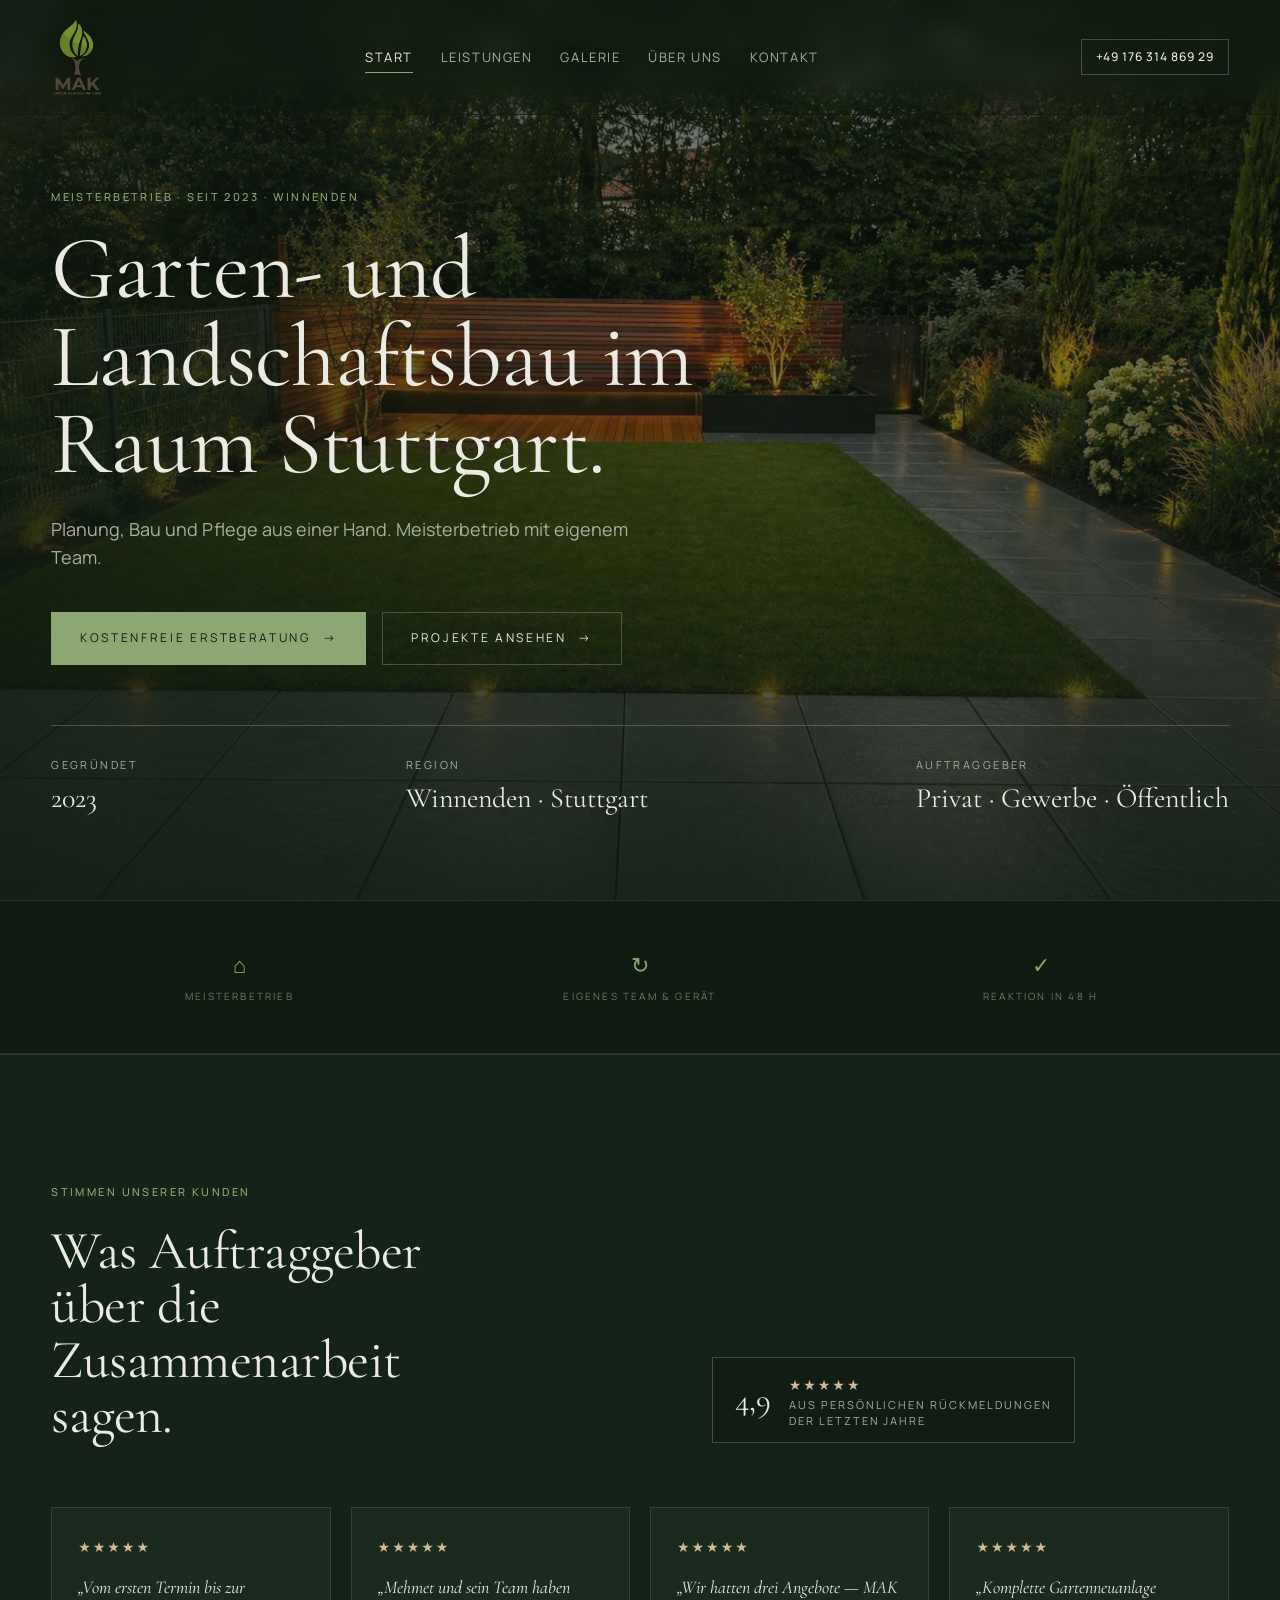
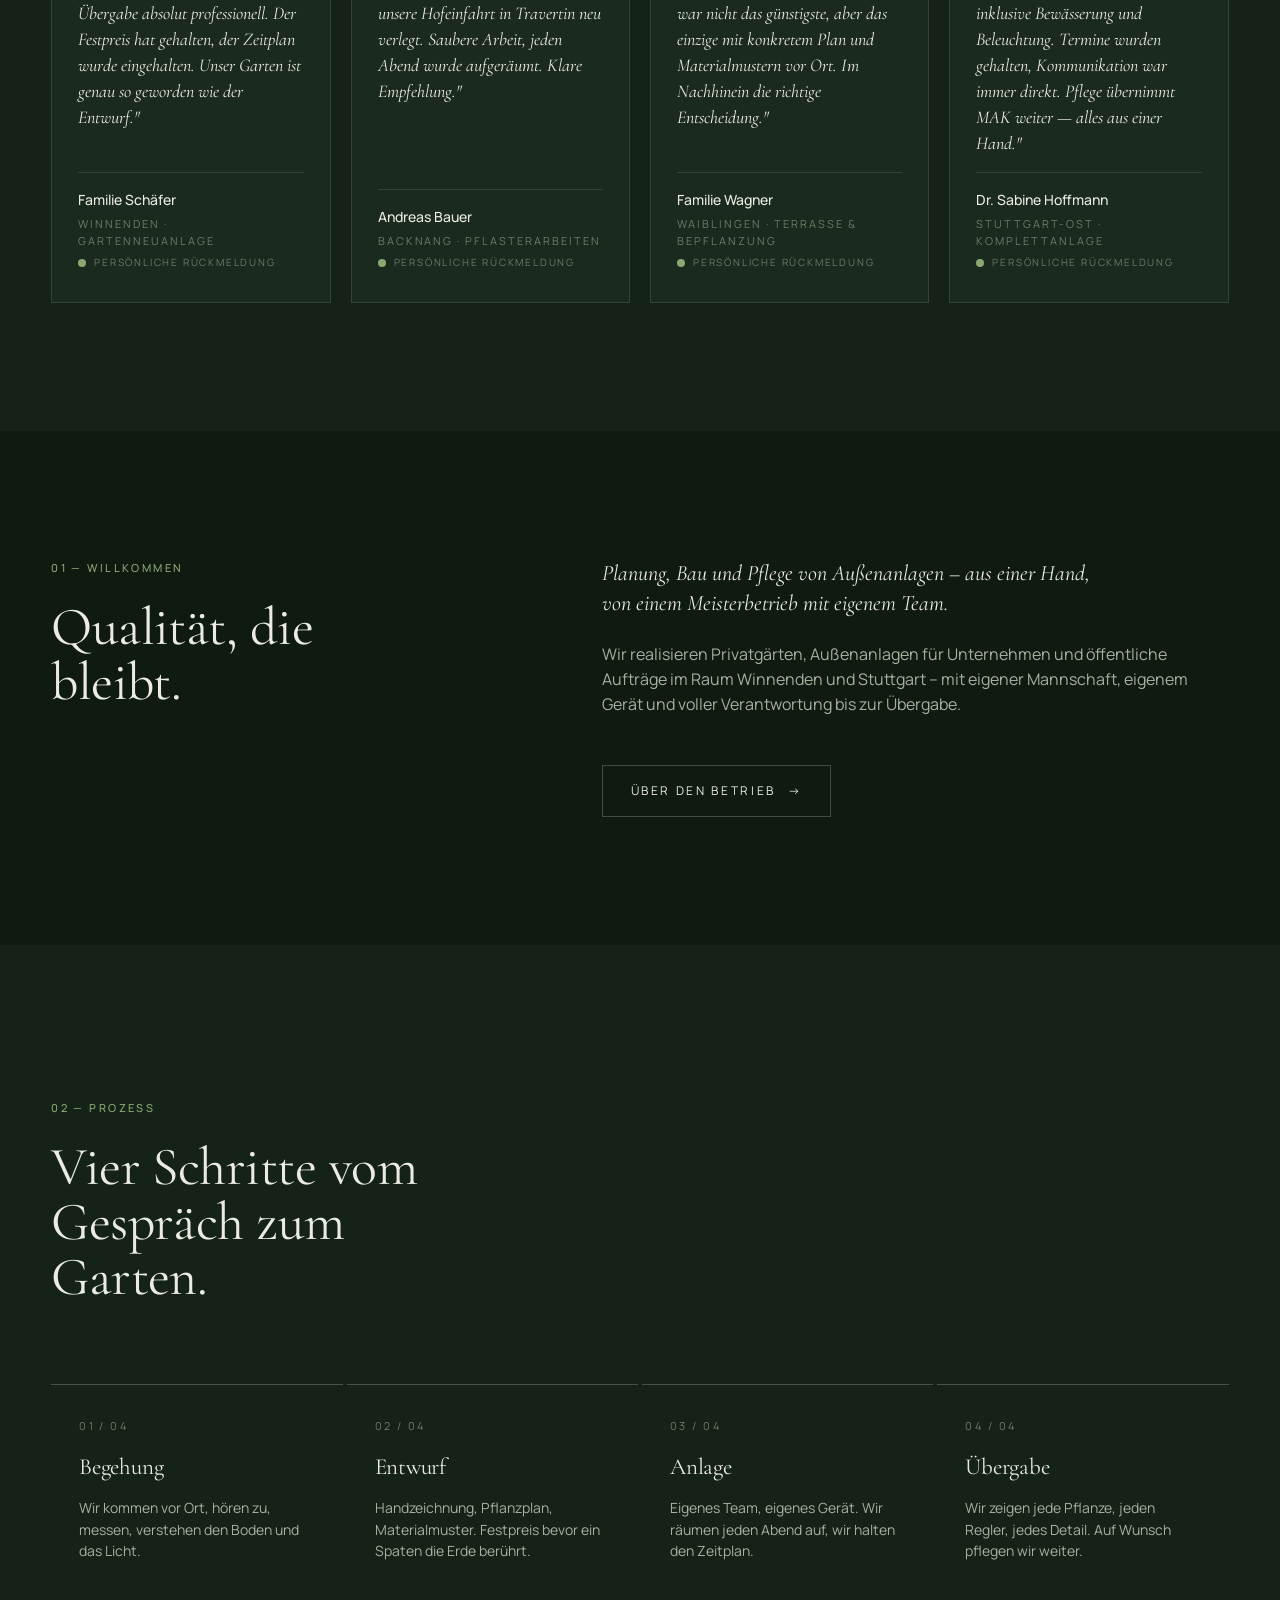
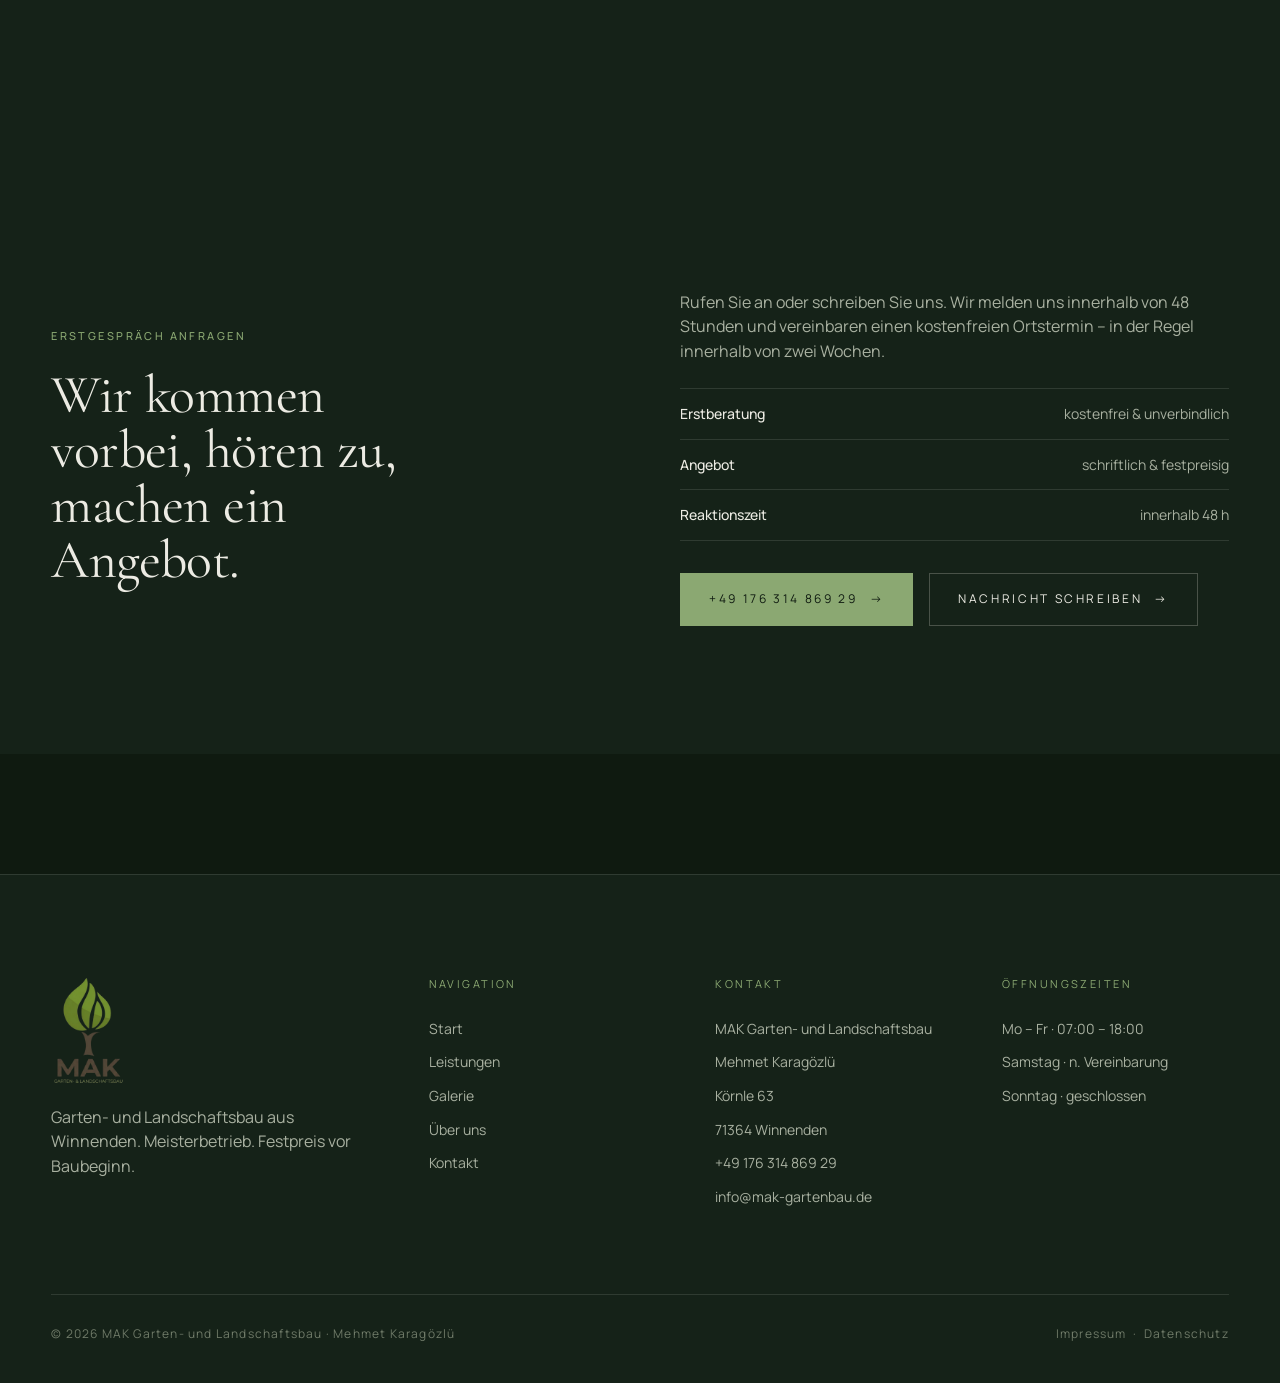
<file: index.html>
<!DOCTYPE html>
<html lang="de">
<head>
<meta charset="UTF-8">
<meta name="viewport" content="width=device-width, initial-scale=1">
<link rel="icon" href="assets/favicon.ico" sizes="any">
<link rel="icon" type="image/png" sizes="32x32" href="assets/favicon-32.png">
<link rel="icon" type="image/png" sizes="16x16" href="assets/favicon-16.png">
<link rel="apple-touch-icon" sizes="180x180" href="assets/apple-touch-icon.png">
<title>MAK Garten- und Landschaftsbau · Winnenden · Meisterbetrieb</title>
<meta name="description" content="MAK Garten- und Landschaftsbau aus Winnenden. Meisterbetrieb für Gartengestaltung, Pflasterarbeiten, Terrassen, Mauern, Bewässerung und Pflege im Raum Stuttgart.">
<meta name="theme-color" content="#0f1a10">
<link rel="preconnect" href="https://fonts.googleapis.com">
<link rel="preconnect" href="https://fonts.gstatic.com" crossorigin>
<link href="https://fonts.googleapis.com/css2?family=Cormorant+Garamond:ital,wght@0,300;0,400;0,500;1,300;1,400&family=Manrope:wght@300;400;500;600&display=swap" rel="stylesheet">
<style id="mak-shared-css">
/* MAK Garten und Landschaftsbau — Shared Styles v2 */
:root {
  --bg: #0f1a10;
  --bg-2: #152218;
  --surface: #1b2a1e;
  --ink: #ecebe3;
  --ink-dim: #a8b0a0;
  --ink-muted: #6f7a68;
  --accent: #8ba872;        /* sage green */
  --accent-2: #c5d0a8;       /* pale sage */
  --gold: #d4b896;           /* warm sand */
  --line: rgba(236,235,227,0.12);
  --line-strong: rgba(236,235,227,0.24);
  --serif: 'Cormorant Garamond', 'EB Garamond', Georgia, serif;
  --sans: 'Manrope', 'Inter', system-ui, sans-serif;
  --ease: cubic-bezier(.2,.7,.2,1);
}

* { box-sizing: border-box; }
html, body { margin:0; padding:0; }
html { scroll-behavior: smooth; }
body {
  background: var(--bg);
  color: var(--ink);
  font-family: var(--sans);
  font-weight: 400;
  line-height: 1.55;
  -webkit-font-smoothing: antialiased;
  overflow-x: hidden;
}
a { color: inherit; text-decoration: none; }
img { display: block; max-width: 100%; }

h1,h2,h3,h4 { font-family: var(--serif); font-weight: 400; letter-spacing: -0.01em; margin: 0; }
h1 { font-size: clamp(48px, 7vw, 112px); line-height: 0.98; }
h2 { font-size: clamp(36px, 4.2vw, 72px); line-height: 1.02; }
h3 { font-size: clamp(22px, 1.8vw, 30px); line-height: 1.15; }
p  { margin: 0 0 1em; max-width: 64ch; color: var(--ink-dim); }
.eyebrow {
  font-family: var(--sans);
  font-size: 11px;
  letter-spacing: 0.22em;
  text-transform: uppercase;
  color: var(--accent);
  font-weight: 500;
}

/* Layout */
.container { max-width: 1440px; margin: 0 auto; padding: 0 clamp(20px, 4vw, 64px); }
.section { padding: clamp(80px, 10vw, 160px) 0; position: relative; }
.grid { display: grid; gap: clamp(20px, 2.5vw, 40px); }

/* Nav */
.nav {
  position: fixed; top: 0; left: 0; right: 0; z-index: 100;
  padding: 18px clamp(20px, 4vw, 64px);
  display: flex; align-items: center; justify-content: space-between;
  transition: background .4s var(--ease), padding .4s var(--ease), border-color .4s var(--ease);
  border-bottom: 1px solid transparent;
  background: linear-gradient(180deg, rgba(15,26,16,0.82) 0%, rgba(15,26,16,0.55) 70%, rgba(15,26,16,0.15) 100%);
}
.nav::before {
  content: ''; position: absolute; inset: 0; z-index: -1;
  backdrop-filter: blur(10px);
  -webkit-backdrop-filter: blur(10px);
  mask-image: linear-gradient(180deg, black 0%, black 70%, transparent 100%);
  -webkit-mask-image: linear-gradient(180deg, black 0%, black 70%, transparent 100%);
}
.nav-link, .brand, .lang-toggle button {
  text-shadow: 0 1px 12px rgba(0,0,0,0.45);
}
.nav.scrolled {
  background: rgba(15,26,16,0.82);
  backdrop-filter: blur(16px);
  -webkit-backdrop-filter: blur(16px);
  padding-top: 12px; padding-bottom: 12px;
  border-bottom-color: var(--line);
}
.brand {
  font-family: var(--serif);
  font-size: 22px;
  font-weight: 500;
  letter-spacing: -0.01em;
  text-decoration: none;
  color: var(--ink);
  display: flex; align-items: center; gap: 10px;
}
.brand-logo {
  height: 78px;
  width: auto;
  display: block;
  filter: drop-shadow(0 2px 12px rgba(0,0,0,0.5));
  transition: transform .4s var(--ease);
}
.brand:hover .brand-logo { transform: scale(1.04); }
.nav-links { display: flex; gap: 28px; align-items: center; white-space: nowrap; }
.nav-link { white-space: nowrap; }
.nav-link {
  font-size: 13px;
  letter-spacing: 0.12em;
  text-transform: uppercase;
  color: var(--ink-dim);
  position: relative;
  padding: 6px 0;
  transition: color .3s var(--ease);
}
.nav-link::after {
  content: ''; position: absolute; left: 0; bottom: 0;
  width: 100%; height: 1px; background: var(--accent);
  transform: scaleX(0); transform-origin: right;
  transition: transform .5s var(--ease);
}
.nav-link:hover, .nav-link.active { color: var(--ink); }
.nav-link:hover::after, .nav-link.active::after { transform: scaleX(1); transform-origin: left; }
.nav-right { display: flex; gap: 24px; align-items: center; }
.lang-toggle {
  display: flex; gap: 2px; font-size: 11px; letter-spacing: .2em;
  color: var(--ink-muted); font-weight: 500;
}
.lang-toggle button {
  background: none; border: 0; color: inherit; padding: 6px 8px;
  cursor: pointer; font: inherit; letter-spacing: inherit;
  transition: color .3s var(--ease);
}
.lang-toggle button.active { color: var(--accent); }
.lang-toggle .sep { color: var(--line-strong); }

/* Buttons */
.btn {
  display: inline-flex; align-items: center; gap: 12px;
  padding: 16px 28px;
  font-size: 12px; letter-spacing: 0.22em; text-transform: uppercase;
  border: 1px solid var(--line-strong);
  background: transparent; color: var(--ink);
  cursor: pointer; font-family: inherit;
  transition: all .5s var(--ease);
  position: relative; overflow: hidden;
}
.btn::before {
  content: ''; position: absolute; inset: 0;
  background: var(--accent);
  transform: translateY(100%);
  transition: transform .5s var(--ease);
  z-index: -1;
}
.btn:hover::before { transform: translateY(0); }
.btn:hover { border-color: var(--accent); color: var(--bg); }
.btn .arrow { transition: transform .4s var(--ease); }
.btn:hover .arrow { transform: translateX(6px); }
.btn--solid { background: var(--accent); color: var(--bg); border-color: var(--accent); }
.btn--solid:hover { background: var(--accent-2); border-color: var(--accent-2); }

/* Footer */
.footer {
  background: var(--bg-2);
  padding: 100px 0 40px;
  border-top: 1px solid var(--line);
  margin-top: 120px;
}
.footer-grid {
  display: grid;
  grid-template-columns: 1.4fr 1fr 1fr 1fr;
  gap: 60px;
  margin-bottom: 80px;
}
.footer h4 {
  font-family: var(--sans);
  font-size: 11px;
  letter-spacing: 0.22em;
  text-transform: uppercase;
  color: var(--accent);
  margin-bottom: 20px;
}
.footer ul { list-style: none; padding: 0; margin: 0; }
.footer li { padding: 6px 0; color: var(--ink-dim); font-size: 14px; }
.footer li a { transition: color .3s var(--ease); }
.footer li a:hover { color: var(--accent); }
.footer-bottom {
  display: flex; justify-content: space-between;
  padding-top: 30px; border-top: 1px solid var(--line);
  font-size: 12px; color: var(--ink-muted);
  letter-spacing: 0.1em;
}
.footer-logo {
  margin-bottom: 20px;
}
.footer-logo img {
  height: 110px;
  width: auto;
  display: block;
}

/* Reveal on scroll */
.reveal { opacity: 0; transform: translateY(40px); transition: opacity 1s var(--ease), transform 1s var(--ease); }
.reveal.visible { opacity: 1; transform: none; }
.reveal-delay-1 { transition-delay: .1s; }
.reveal-delay-2 { transition-delay: .2s; }
.reveal-delay-3 { transition-delay: .3s; }
.reveal-delay-4 { transition-delay: .4s; }

/* Hero common */
.hero {
  position: relative;
  min-height: 100vh;
  display: flex; align-items: flex-end;
  overflow: hidden;
  color: var(--ink);
}
.hero-bg {
  position: absolute; inset: 0; z-index: 0;
  background-size: cover; background-position: center;
  will-change: transform;
}
.hero-bg.ken-burns {
  animation: kenBurns 22s ease-in-out infinite alternate;
}
@keyframes kenBurns {
  0%   { transform: scale(1.0) translate(0,0); }
  100% { transform: scale(1.15) translate(-2%, -2%); }
}
.hero-overlay {
  position: absolute; inset: 0; z-index: 1;
  background:
    linear-gradient(180deg, rgba(15,26,16,0.65) 0%, rgba(15,26,16,0.35) 30%, rgba(15,26,16,0.88) 100%),
    linear-gradient(90deg, rgba(15,26,16,0.7) 0%, rgba(15,26,16,0.1) 60%);
}
.hero-inner {
  position: relative; z-index: 2;
  padding: 140px clamp(20px, 4vw, 64px) 80px;
  width: 100%;
}
.hero-meta {
  display: flex; justify-content: space-between; align-items: flex-end;
  gap: 40px; flex-wrap: wrap;
  margin-top: 60px;
  padding-top: 30px;
  border-top: 1px solid var(--line-strong);
}
.hero-meta-item {
  font-size: 11px; letter-spacing: 0.22em; text-transform: uppercase;
  color: var(--ink-dim);
}
.hero-meta-item strong { display: block; color: var(--ink); font-family: var(--serif); font-size: 28px; letter-spacing: 0; text-transform: none; margin-top: 4px; font-weight: 400; }

/* Page Hero (non-home) */
.page-hero {
  position: relative;
  min-height: 70vh;
  display: flex; align-items: flex-end;
  overflow: hidden;
  padding-bottom: 80px;
}
.page-hero .hero-overlay {
  background: linear-gradient(180deg, rgba(15,26,16,0.3) 0%, rgba(15,26,16,0.75) 100%);
}
.page-hero-inner { position: relative; z-index: 2; padding: 140px clamp(20px, 4vw, 64px) 0; width: 100%; }
.page-hero h1 { font-size: clamp(56px, 8vw, 120px); }
.breadcrumb { font-size: 11px; letter-spacing: 0.22em; text-transform: uppercase; color: var(--ink-dim); margin-bottom: 20px; }
.breadcrumb a:hover { color: var(--accent); }
.breadcrumb .sep { margin: 0 10px; color: var(--line-strong); }

/* Image */
.img-wrap { overflow: hidden; position: relative; }
.img-wrap img {
  width: 100%; height: 100%; object-fit: cover;
  transition: transform 1.2s var(--ease);
}
.img-wrap:hover img { transform: scale(1.05); }

/* Number tags */
.num-tag {
  font-family: var(--sans);
  font-size: 11px;
  letter-spacing: 0.22em;
  color: var(--ink-muted);
}

/* Marquee */
.marquee {
  display: flex; gap: 80px; overflow: hidden;
  white-space: nowrap;
  padding: 40px 0;
  border-top: 1px solid var(--line);
  border-bottom: 1px solid var(--line);
  mask-image: linear-gradient(90deg, transparent, black 8%, black 92%, transparent);
}
.marquee-track {
  display: flex; gap: 80px;
  animation: scroll 40s linear infinite;
  flex-shrink: 0;
}
.marquee-track span {
  font-family: var(--serif);
  font-size: clamp(32px, 4vw, 64px);
  font-style: italic;
  color: var(--ink-dim);
  display: flex; align-items: center; gap: 80px;
}
.marquee-track span::after {
  content: '✦'; color: var(--accent); font-size: 0.6em; font-style: normal;
}
@keyframes scroll {
  from { transform: translateX(0); }
  to   { transform: translateX(-100%); }
}

/* Responsive */
@media (max-width: 1180px) {
  .brand-logo { height: 64px; }
}
@media (max-width: 1020px) {
  .nav-links { gap: 20px; }
  .nav-link { font-size: 12px; letter-spacing: 0.08em; }
}
/* Mobile menu toggle */
.nav-toggle {
  display: none;
  background: transparent;
  border: 1px solid var(--line-strong);
  width: 44px; height: 44px;
  padding: 0;
  cursor: pointer;
  align-items: center;
  justify-content: center;
  flex-direction: column;
  gap: 5px;
  transition: border-color .3s var(--ease);
  margin-left: 8px;
}
.nav-toggle span {
  display: block;
  width: 20px;
  height: 1.5px;
  background: var(--ink);
  transition: transform .3s var(--ease), opacity .3s var(--ease);
}
.nav.menu-open .nav-toggle span:nth-child(1) { transform: translateY(6.5px) rotate(45deg); }
.nav.menu-open .nav-toggle span:nth-child(2) { opacity: 0; }
.nav.menu-open .nav-toggle span:nth-child(3) { transform: translateY(-6.5px) rotate(-45deg); }

@media (max-width: 900px) {
  .nav-toggle { display: inline-flex; }
  .nav-links {
    position: fixed;
    top: 0; right: 0;
    width: min(320px, 80vw);
    height: 100vh;
    background: rgba(15,26,16,0.98);
    backdrop-filter: blur(20px);
    -webkit-backdrop-filter: blur(20px);
    flex-direction: column;
    align-items: flex-start;
    justify-content: flex-start;
    gap: 0;
    padding: 110px 32px 40px;
    border-left: 1px solid var(--line-strong);
    transform: translateX(100%);
    transition: transform .4s var(--ease);
    z-index: 90;
  }
  .nav.menu-open .nav-links { transform: translateX(0); }
  .nav-link {
    font-size: 16px;
    letter-spacing: 0.14em;
    padding: 18px 0;
    width: 100%;
    border-bottom: 1px solid var(--line);
  }
  .nav-link::after { display: none; }
  .footer-grid { grid-template-columns: 1fr 1fr; gap: 40px; }
  .footer-bottom { flex-direction: column; gap: 12px; }
}
@media (max-width: 560px) {
  .footer-grid { grid-template-columns: 1fr; }
}

/* Tweaks panel */
.tweaks-panel {
  position: fixed; right: 20px; bottom: 20px; z-index: 200;
  background: rgba(21,34,24,0.96);
  backdrop-filter: blur(12px);
  border: 1px solid var(--line-strong);
  padding: 20px;
  width: 280px;
  font-size: 12px;
  display: none;
  color: var(--ink);
}
.tweaks-panel.active { display: block; }
.tweaks-panel h5 {
  margin: 0 0 16px; font-family: var(--sans);
  font-size: 11px; letter-spacing: 0.22em; text-transform: uppercase;
  color: var(--accent);
}
.tweak-row { margin-bottom: 14px; }
.tweak-row label { display: block; font-size: 10px; letter-spacing: 0.18em; text-transform: uppercase; color: var(--ink-muted); margin-bottom: 6px; }
.tweak-row .choices { display: flex; gap: 6px; flex-wrap: wrap; }
.tweak-row .choices button {
  background: transparent; border: 1px solid var(--line-strong);
  color: var(--ink-dim); padding: 6px 10px; font-size: 11px;
  cursor: pointer; font-family: inherit;
  transition: all .3s var(--ease);
}
.tweak-row .choices button.active { background: var(--accent); color: var(--bg); border-color: var(--accent); }

/* Palette variants */
body[data-palette="sage"] { --bg: #1a251a; --bg-2: #1f2b1f; --surface: #26332a; --accent: #8ba872; --accent-2: #c5d0a8; }
body[data-palette="forest"] { --bg: #0f1a10; --bg-2: #152218; --surface: #1b2a1e; --accent: #8ba872; --accent-2: #c5d0a8; }
body[data-palette="earth"] { --bg: #1c1a15; --bg-2: #242019; --surface: #2a261e; --accent: #c4a56a; --accent-2: #e2c995; }

/* ===== REVIEWS ===== */
.reviews-section { background: var(--bg-2); padding: clamp(80px, 10vw, 140px) 0; border-top: 1px solid var(--line); }
.reviews-head { display: grid; grid-template-columns: 1.2fr 1fr; align-items: end; gap: 40px; margin-bottom: 64px; }
.reviews-head h2 { max-width: 18ch; }
.reviews-aggregate {
  display: inline-flex; align-items: center; gap: 18px;
  padding: 14px 22px;
  border: 1px solid var(--line-strong);
  background: rgba(0,0,0,0.18);
  align-self: end;
  width: fit-content;
}
.reviews-aggregate .score { font-family: var(--serif); font-size: 32px; line-height: 1; color: var(--ink); }
.reviews-aggregate .meta { font-size: 11px; letter-spacing: 0.18em; text-transform: uppercase; color: var(--ink-dim); line-height: 1.4; }
.stars { display: inline-flex; gap: 2px; color: var(--gold); font-size: 14px; letter-spacing: 2px; }
.reviews-grid { display: grid; grid-template-columns: repeat(4, 1fr); gap: 20px; }
.review-card {
  background: var(--surface);
  border: 1px solid var(--line);
  padding: 28px 26px;
  display: flex; flex-direction: column; gap: 16px;
  transition: border-color .4s var(--ease), transform .4s var(--ease);
  min-height: 280px;
}
.review-card:hover { border-color: var(--accent); transform: translateY(-4px); }
.review-quote {
  font-family: var(--serif);
  font-style: italic;
  font-size: 18px;
  line-height: 1.45;
  color: var(--ink);
  flex: 1;
  margin: 0;
  max-width: none;
}
.review-author { padding-top: 16px; border-top: 1px solid var(--line); }
.review-author .name { color: var(--ink); font-size: 14px; font-weight: 500; }
.review-author .where { font-size: 11px; letter-spacing: 0.18em; text-transform: uppercase; color: var(--ink-muted); margin-top: 4px; }
.review-source { display:inline-flex; align-items:center; gap: 8px; font-size: 10px; letter-spacing: 0.18em; text-transform: uppercase; color: var(--ink-muted); margin-top: 6px; }
.review-source::before { content: ''; width: 8px; height: 8px; background: var(--accent); border-radius: 50%; display: inline-block; flex-shrink: 0; }

/* ===== TRUST BAR ===== */
.trust-bar { padding: 36px 0; border-top: 1px solid var(--line); border-bottom: 1px solid var(--line); }
.trust-grid { display: grid; grid-template-columns: repeat(3, 1fr); gap: 24px; align-items: center; }
.trust-item { text-align: center; padding: 12px 8px; }
.trust-item .label { font-size: 10px; letter-spacing: 0.22em; text-transform: uppercase; color: var(--ink-muted); margin-top: 6px; }
.trust-item .icon { font-family: var(--serif); font-size: 22px; color: var(--accent); }

/* ===== FEATURED PROJECT ===== */
.featured { padding: clamp(80px, 10vw, 160px) 0; }
.featured-grid { display: grid; grid-template-columns: 1.3fr 1fr; gap: clamp(40px, 6vw, 80px); align-items: center; }
.featured-img { aspect-ratio: 4/5; overflow: hidden; }
.featured-img img { width: 100%; height: 100%; object-fit: cover; transition: transform 1.4s var(--ease); }
.featured:hover .featured-img img { transform: scale(1.04); }
.featured-bullets { list-style: none; padding: 0; margin: 24px 0 0; }
.featured-bullets li { padding: 14px 0; border-top: 1px solid var(--line); display: flex; justify-content: space-between; gap: 16px; font-size: 14px; color: var(--ink-dim); }
.featured-bullets li:last-child { border-bottom: 1px solid var(--line); }
.featured-bullets li strong { color: var(--ink); font-weight: 500; }

@media (max-width: 1100px) {
  .reviews-grid { grid-template-columns: repeat(2, 1fr); }
  .featured-grid { grid-template-columns: 1fr; }
  .featured-img { aspect-ratio: 16/10; }
  .reviews-head { grid-template-columns: 1fr; }
}
@media (max-width: 720px) {
  .reviews-grid { grid-template-columns: 1fr !important; gap: 16px; }
  .review-card { min-height: auto; padding: 24px 22px; }
  .review-quote { font-size: 17px; }
  .reviews-aggregate .score { font-size: 26px; }
  .trust-grid { grid-template-columns: 1fr 1fr !important; gap: 16px; }
  .reviews-head { margin-bottom: 40px; gap: 24px; }
}

/* ===== MOBILE OPTIMIERUNGEN ===== */
@media (max-width: 720px) {
  /* Inline-Grids zwingen alle in 1 Spalte */
  .grid[style*="grid-template-columns"] {
    grid-template-columns: 1fr !important;
    gap: 28px !important;
  }
  /* Section padding deutlich reduzieren */
  .section { padding: 64px 0 !important; }
  .container { padding: 0 20px; }

  /* Typografie für mobile lesbarer */
  h1 { font-size: clamp(40px, 11vw, 56px) !important; line-height: 1.02 !important; }
  h2 { font-size: clamp(28px, 7.5vw, 40px) !important; line-height: 1.08 !important; }
  h3 { font-size: 20px !important; }
  p  { font-size: 15px; line-height: 1.6; }

  /* HERO Anpassungen — passt jetzt zuverlässig in den Screen */
  .hero { min-height: auto; }
  .hero-overlay {
    background:
      linear-gradient(180deg, rgba(15,26,16,0.82) 0%, rgba(15,26,16,0.6) 45%, rgba(15,26,16,0.92) 100%) !important;
  }
  .hero-inner { padding: 120px 20px 56px !important; }
  .hero-meta {
    display: grid !important;
    grid-template-columns: 1fr 1fr;
    gap: 18px 20px;
    margin-top: 36px !important;
    padding-top: 24px !important;
    align-items: start !important;
  }
  .hero-meta-item { font-size: 10px; }
  .hero-meta-item strong { font-size: 18px; margin-top: 6px; }

  /* PAGE HERO (Unterseiten) */
  .page-hero { min-height: 56vh; padding-bottom: 56px; }
  .page-hero-inner { padding: 110px 20px 0 !important; }
  .page-hero h1 { font-size: clamp(44px, 12vw, 64px) !important; }

  /* Buttons full-width damit nichts seitlich abgeschnitten wird */
  .hero .btn,
  .section .btn,
  .page-hero .btn {
    width: 100%;
    justify-content: space-between;
    padding: 16px 22px;
    font-size: 11px;
    letter-spacing: 0.18em;
  }

  /* Brand & Nav */
  .brand-logo { height: 52px; }
  .nav { padding: 12px 16px; }
  .nav.scrolled { padding: 10px 16px; }
  .nav-right { gap: 12px; }
  .lang-toggle { font-size: 10px; }
  .lang-toggle button { padding: 6px 4px; }

  /* Footer */
  .footer { padding: 64px 0 32px; margin-top: 64px; }
  .footer-grid { gap: 32px !important; margin-bottom: 48px; }
  .footer-logo img { height: 80px; }
  .footer p { font-size: 14px; }
  .footer-bottom { font-size: 11px; line-height: 1.6; }

  /* Marquee kleiner halten */
  .marquee { padding: 24px 0; gap: 56px; }
  .marquee-track { gap: 56px; }
  .marquee-track span { font-size: 28px; gap: 56px; }

  /* Tweaks Panel auf Mobile ausblenden */
  .tweaks-panel { display: none !important; }

  /* Form-Inputs: 16px verhindert iOS-Auto-Zoom */
  input, textarea, select { font-size: 16px !important; }

  /* Service-Reihen (leistungen.html) */
  .service-row { padding: 32px 0 !important; }
  .service-row .service-img { aspect-ratio: 16/10; }

  /* Wort-Trennung verhindert horizontales Scrollen */
  body { word-break: break-word; overflow-wrap: anywhere; }
}

/* Sehr kleine Screens (iPhone SE u.ä.) */
@media (max-width: 380px) {
  h1 { font-size: 38px !important; }
  h2 { font-size: 26px !important; }
  .brand-logo { height: 44px; }
  .hero-meta { grid-template-columns: 1fr; gap: 0; }
  .hero-meta-item {
    padding: 12px 0;
    border-bottom: 1px solid var(--line);
  }
  .hero-meta-item:last-child { border-bottom: 0; }
  .hero-inner { padding-top: 100px !important; }
  .marquee-track span { font-size: 24px; }
}

</style>
</head>
<body data-screen-label="01 Home">

<div id="nav-slot"></div>

<!-- HERO -->
<section class="hero" data-screen-label="Hero">
  <div class="hero-bg ken-burns" style="background-image: url('assets/nachher-1.jpeg');"></div>
  <div class="hero-overlay"></div>
  <div class="hero-inner">
    <div class="container" style="max-width:1440px; margin:0 auto; padding:0;">
      <div class="eyebrow reveal">Meisterbetrieb · seit 2023 · Winnenden</div>
      <h1 class="reveal reveal-delay-1" style="margin-top:20px; max-width:18ch;">
        Garten- und Landschaftsbau im Raum Stuttgart.
      </h1>
      <p class="reveal reveal-delay-2" style="margin-top: 28px; max-width: 56ch; font-size: 18px; color: var(--ink-dim);">
        Planung, Bau und Pflege aus einer Hand. Meisterbetrieb mit eigenem Team.
      </p>
      <div class="reveal reveal-delay-2" style="display:flex; gap:16px; margin-top:40px; flex-wrap:wrap;">
        <a href="kontakt.html" class="btn btn--solid">
          <span>Kostenfreie Erstberatung</span>
          <span class="arrow">→</span>
        </a>
        <a href="galerie.html" class="btn">
          <span>Projekte ansehen</span>
          <span class="arrow">→</span>
        </a>
      </div>
      <div class="hero-meta reveal reveal-delay-3">
        <div class="hero-meta-item">
          <span>Gegründet</span>
          <strong>2023</strong>
        </div>
        <div class="hero-meta-item">
          <span>Region</span>
          <strong>Winnenden · Stuttgart</strong>
        </div>
        <div class="hero-meta-item">
          <span>Auftraggeber</span>
          <strong>Privat · Gewerbe · Öffentlich</strong>
        </div>
      </div>
    </div>
  </div>
</section>

<!-- TRUST BAR -->
<div class="trust-bar">
  <div class="container">
    <div class="trust-grid">
      <div class="trust-item">
        <div class="icon">⌂</div>
        <div class="label">Meisterbetrieb</div>
      </div>
      <div class="trust-item">
        <div class="icon">↻</div>
        <div class="label">Eigenes Team & Gerät</div>
      </div>
      <div class="trust-item">
        <div class="icon">✓</div>
        <div class="label">Reaktion in 48 h</div>
      </div>
    </div>
  </div>
</div>

<!-- REVIEWS -->
<section class="reviews-section" aria-labelledby="reviews-heading">
  <div class="container">
    <div class="reviews-head">
      <div class="reveal">
        <div class="eyebrow">Stimmen unserer Kunden</div>
        <h2 id="reviews-heading" style="margin-top:24px;">Was Auftraggeber über die Zusammenarbeit sagen.</h2>
      </div>
      <div class="reviews-aggregate reveal reveal-delay-1">
        <div class="score">4,9</div>
        <div>
          <div class="stars" aria-hidden="true">★★★★★</div>
          <div class="meta">Aus persönlichen Rückmeldungen<br>der letzten Jahre</div>
        </div>
      </div>
    </div>

    <div class="reviews-grid">
      <article class="review-card reveal">
        <div class="stars" aria-label="5 von 5 Sternen">★★★★★</div>
        <p class="review-quote">„Vom ersten Termin bis zur Übergabe absolut professionell. Der Festpreis hat gehalten, der Zeitplan wurde eingehalten. Unser Garten ist genau so geworden wie der Entwurf."</p>
        <div class="review-author">
          <div class="name">Familie Schäfer</div>
          <div class="where">Winnenden · Gartenneuanlage</div>
          <div class="review-source">Persönliche Rückmeldung</div>
        </div>
      </article>

      <article class="review-card reveal reveal-delay-1">
        <div class="stars" aria-label="5 von 5 Sternen">★★★★★</div>
        <p class="review-quote">„Mehmet und sein Team haben unsere Hofeinfahrt in Travertin neu verlegt. Saubere Arbeit, jeden Abend wurde aufgeräumt. Klare Empfehlung."</p>
        <div class="review-author">
          <div class="name">Andreas Bauer</div>
          <div class="where">Backnang · Pflasterarbeiten</div>
          <div class="review-source">Persönliche Rückmeldung</div>
        </div>
      </article>

      <article class="review-card reveal reveal-delay-2">
        <div class="stars" aria-label="5 von 5 Sternen">★★★★★</div>
        <p class="review-quote">„Wir hatten drei Angebote — MAK war nicht das günstigste, aber das einzige mit konkretem Plan und Materialmustern vor Ort. Im Nachhinein die richtige Entscheidung."</p>
        <div class="review-author">
          <div class="name">Familie Wagner</div>
          <div class="where">Waiblingen · Terrasse & Bepflanzung</div>
          <div class="review-source">Persönliche Rückmeldung</div>
        </div>
      </article>

      <article class="review-card reveal reveal-delay-3">
        <div class="stars" aria-label="5 von 5 Sternen">★★★★★</div>
        <p class="review-quote">„Komplette Gartenneuanlage inklusive Bewässerung und Beleuchtung. Termine wurden gehalten, Kommunikation war immer direkt. Pflege übernimmt MAK weiter — alles aus einer Hand."</p>
        <div class="review-author">
          <div class="name">Dr. Sabine Hoffmann</div>
          <div class="where">Stuttgart-Ost · Komplettanlage</div>
          <div class="review-source">Persönliche Rückmeldung</div>
        </div>
      </article>
    </div>
  </div>
</section>

<!-- INTRO -->
<section class="section" data-screen-label="Intro">
  <div class="container">
    <div class="grid" style="grid-template-columns: 1fr 1.4fr; align-items:start; gap: clamp(40px, 8vw, 120px);">
      <div class="reveal">
        <div class="eyebrow" data-de="01 — Willkommen" data-en="01 — Welcome">01 — Willkommen</div>
        <h2 style="margin-top:24px; max-width:14ch;"
            data-de="Qualität, die bleibt."
            data-en="Quality that endures.">
          Qualität, die bleibt.
        </h2>
      </div>
      <div class="reveal reveal-delay-1">
        <p style="font-size: 22px; color: var(--ink); font-family: var(--serif); font-style: italic; line-height: 1.35; max-width: 52ch;">
          Planung, Bau und Pflege von Außenanlagen – aus einer Hand, von einem Meisterbetrieb mit eigenem Team.
        </p>
        <p style="margin-top: 24px;">
          Wir realisieren Privatgärten, Außenanlagen für Unternehmen und öffentliche Aufträge im Raum Winnenden und Stuttgart – mit eigener Mannschaft, eigenem Gerät und voller Verantwortung bis zur Übergabe.
        </p>
        <a href="ueber-uns.html" class="btn" style="margin-top:32px;">
          <span>Über den Betrieb</span>
          <span class="arrow">→</span>
        </a>
      </div>
    </div>
  </div>
</section>

<!-- PROCESS -->
<section class="section" style="background: var(--bg-2); padding: clamp(100px, 12vw, 180px) 0;" data-screen-label="Prozess">
  <div class="container">
    <div style="display: flex; justify-content: space-between; align-items: end; margin-bottom: 80px; flex-wrap: wrap; gap: 40px;">
      <div class="reveal">
        <div class="eyebrow" data-de="02 — Prozess" data-en="02 — Process">02 — Prozess</div>
        <h2 style="margin-top:24px; max-width: 16ch;"
            data-de="Vier Schritte vom Gespräch zum Garten."
            data-en="Four steps from conversation to garden.">
          Vier Schritte vom Gespräch zum Garten.
        </h2>
      </div>
    </div>

    <div class="grid" style="grid-template-columns: repeat(4, 1fr); gap: 4px;">
      <div class="reveal" style="padding: 32px 28px; border-top: 1px solid var(--line-strong);">
        <div class="num-tag">01 / 04</div>
        <h3 style="margin-top:20px;"
            data-de="Begehung"
            data-en="Site visit">Begehung</h3>
        <p style="margin-top: 16px; font-size: 14px;"
           data-de="Wir kommen vor Ort, hören zu, messen, verstehen den Boden und das Licht."
           data-en="We come on site, listen, measure, read the soil and the light.">
          Wir kommen vor Ort, hören zu, messen, verstehen den Boden und das Licht.
        </p>
      </div>
      <div class="reveal reveal-delay-1" style="padding: 32px 28px; border-top: 1px solid var(--line-strong);">
        <div class="num-tag">02 / 04</div>
        <h3 style="margin-top:20px;"
            data-de="Entwurf"
            data-en="Design">Entwurf</h3>
        <p style="margin-top: 16px; font-size: 14px;"
           data-de="Handzeichnung, Pflanzplan, Materialmuster. Festpreis bevor ein Spaten die Erde berührt."
           data-en="Hand drawings, planting plan, material samples. Fixed price before a spade touches the soil.">
          Handzeichnung, Pflanzplan, Materialmuster. Festpreis bevor ein Spaten die Erde berührt.
        </p>
      </div>
      <div class="reveal reveal-delay-2" style="padding: 32px 28px; border-top: 1px solid var(--line-strong);">
        <div class="num-tag">03 / 04</div>
        <h3 style="margin-top:20px;"
            data-de="Anlage"
            data-en="Build">Anlage</h3>
        <p style="margin-top: 16px; font-size: 14px;"
           data-de="Eigenes Team, eigenes Gerät. Wir räumen jeden Abend auf, wir halten den Zeitplan."
           data-en="Our own team, our own equipment. We tidy up every evening, we keep the schedule.">
          Eigenes Team, eigenes Gerät. Wir räumen jeden Abend auf, wir halten den Zeitplan.
        </p>
      </div>
      <div class="reveal reveal-delay-3" style="padding: 32px 28px; border-top: 1px solid var(--line-strong);">
        <div class="num-tag">04 / 04</div>
        <h3 style="margin-top:20px;"
            data-de="Übergabe"
            data-en="Handover">Übergabe</h3>
        <p style="margin-top: 16px; font-size: 14px;"
           data-de="Wir zeigen jede Pflanze, jeden Regler, jedes Detail. Auf Wunsch pflegen wir weiter."
           data-en="We show every plant, every valve, every detail. On request we stay on for care.">
          Wir zeigen jede Pflanze, jeden Regler, jedes Detail. Auf Wunsch pflegen wir weiter.
        </p>
      </div>
    </div>
  </div>
</section>


<!-- CTA -->
<section class="section" style="background: var(--bg-2);">
  <div class="container">
    <div class="grid" style="grid-template-columns: 1fr 1fr; gap: 80px; align-items: center;">
      <div class="reveal">
        <div class="eyebrow">Erstgespräch anfragen</div>
        <h2 style="margin-top:24px; max-width: 16ch;">
          Wir kommen vorbei, hören zu, machen ein Angebot.
        </h2>
      </div>
      <div class="reveal reveal-delay-1">
        <p>
          Rufen Sie an oder schreiben Sie uns. Wir melden uns innerhalb von 48 Stunden und vereinbaren einen kostenfreien Ortstermin – in der Regel innerhalb von zwei Wochen.
        </p>
        <ul class="featured-bullets" style="margin-top: 24px;">
          <li><strong>Erstberatung</strong><span>kostenfrei & unverbindlich</span></li>
          <li><strong>Angebot</strong><span>schriftlich & festpreisig</span></li>
          <li><strong>Reaktionszeit</strong><span>innerhalb 48 h</span></li>
        </ul>
        <div style="display:flex; gap:16px; margin-top:32px; flex-wrap:wrap;">
          <a href="tel:+4917631486929" class="btn btn--solid">
            <span>+49 176 314 869 29</span>
            <span class="arrow">→</span>
          </a>
          <a href="kontakt.html" class="btn">
            <span>Nachricht schreiben</span>
            <span class="arrow">→</span>
          </a>
        </div>
      </div>
    </div>
  </div>
</section>

<div id="footer-slot"></div>

<script src="shared/chrome.js"></script>
<script src="shared/app.js"></script>
</body>
</html>
</file>
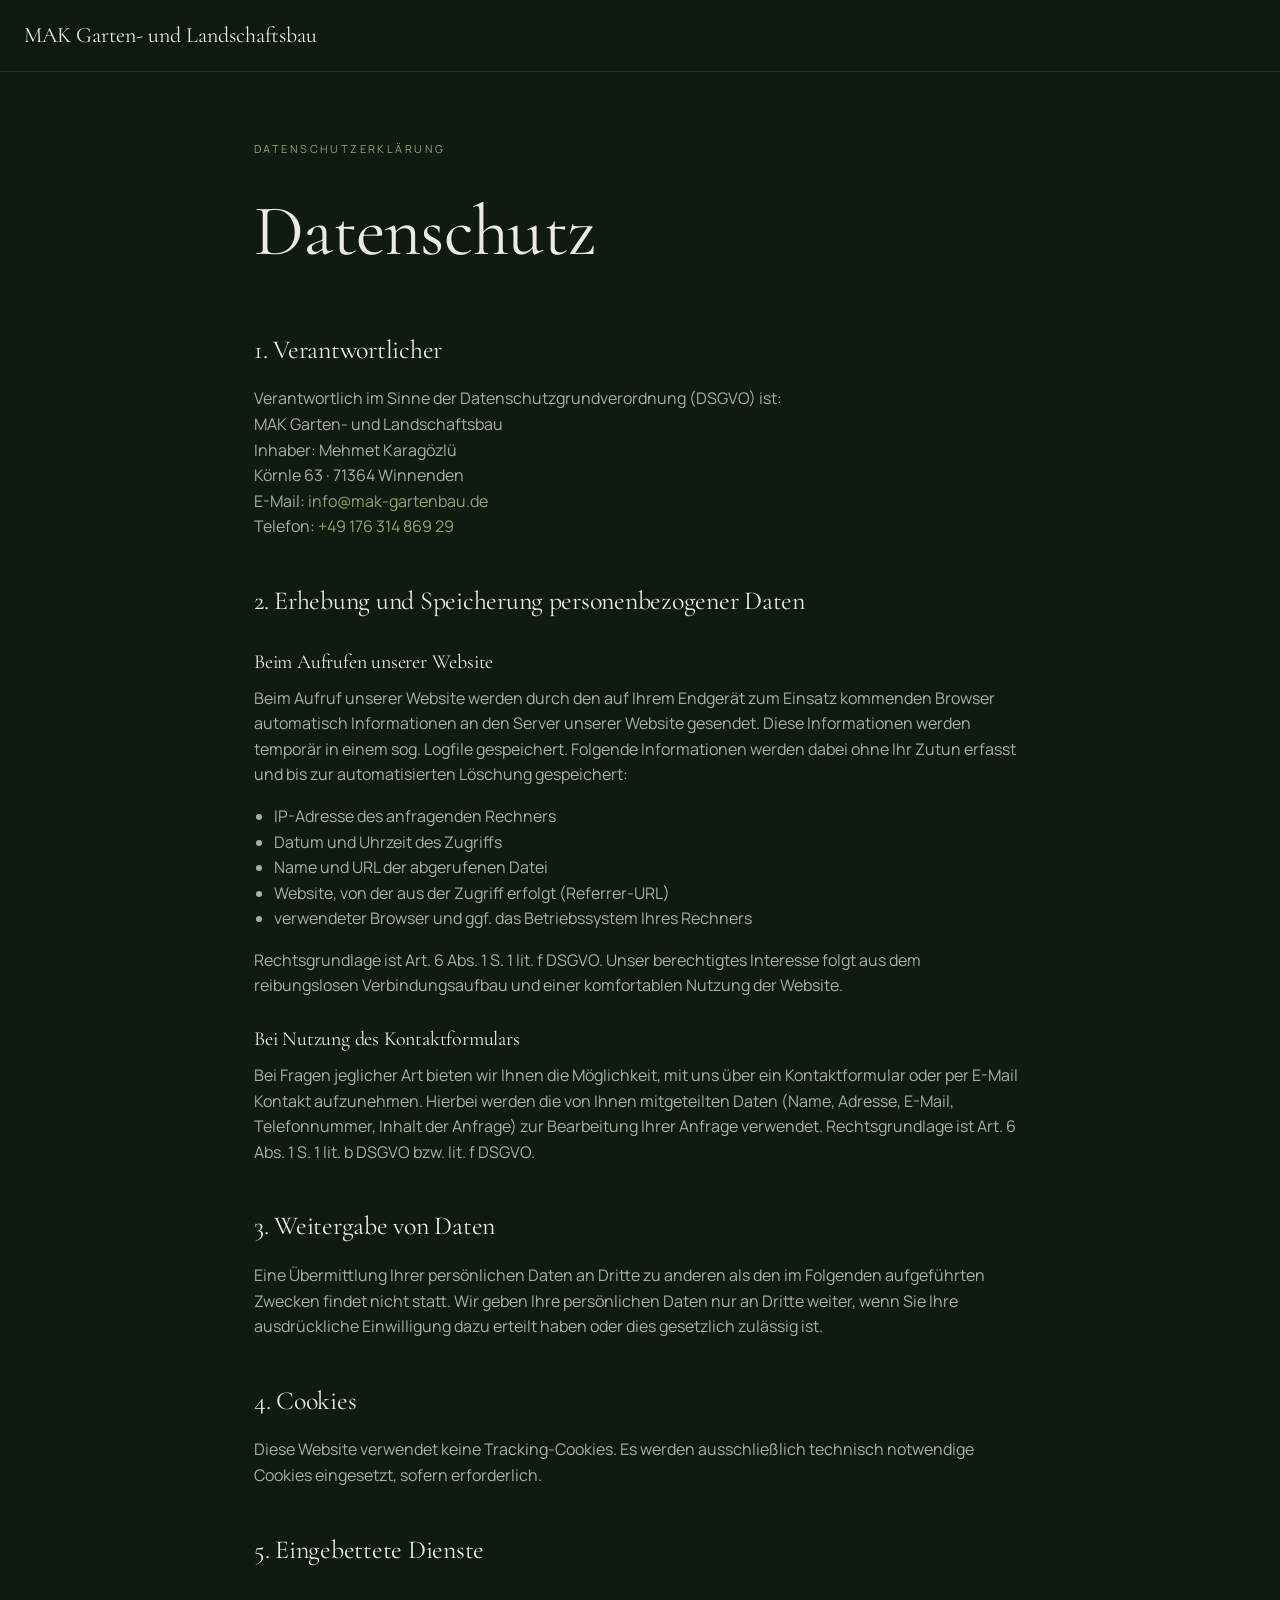
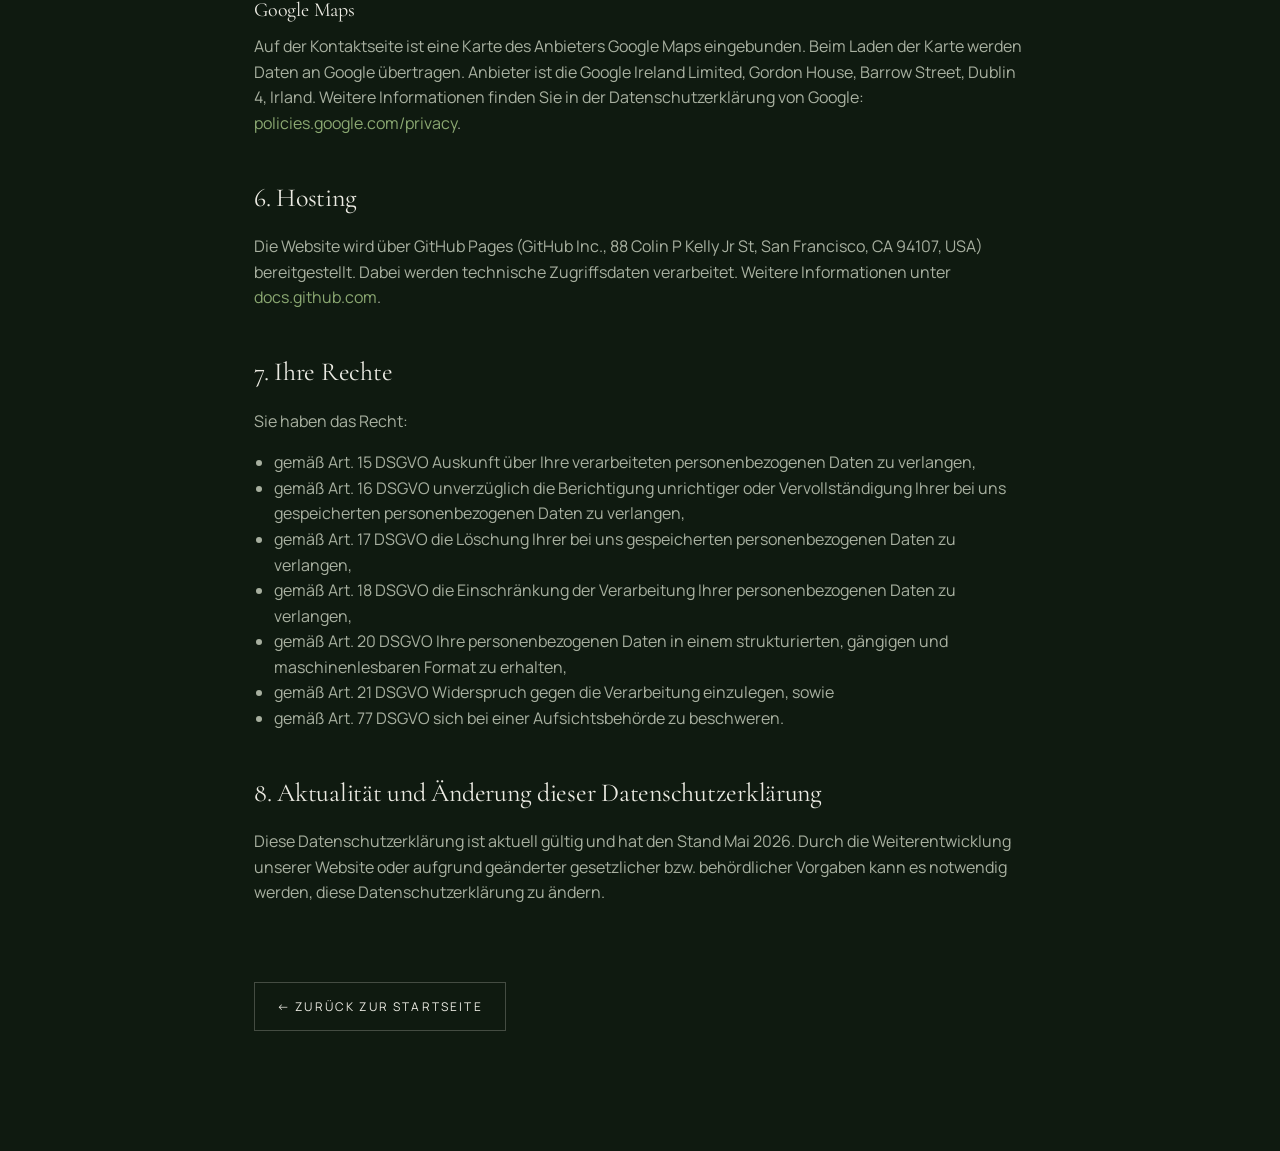
<file: datenschutz.html>
<!DOCTYPE html>
<html lang="de">
<head>
<meta charset="UTF-8">
<meta name="viewport" content="width=device-width, initial-scale=1">
<link rel="icon" href="assets/favicon.ico" sizes="any">
<link rel="icon" type="image/png" sizes="32x32" href="assets/favicon-32.png">
<link rel="icon" type="image/png" sizes="16x16" href="assets/favicon-16.png">
<link rel="apple-touch-icon" sizes="180x180" href="assets/apple-touch-icon.png">
<title>Datenschutz · MAK Garten- und Landschaftsbau</title>
<meta name="robots" content="noindex">
<link rel="preconnect" href="https://fonts.googleapis.com">
<link rel="preconnect" href="https://fonts.gstatic.com" crossorigin>
<link href="https://fonts.googleapis.com/css2?family=Cormorant+Garamond:ital,wght@0,300;0,400;0,500;1,300;1,400&family=Manrope:wght@300;400;500;600&display=swap" rel="stylesheet">
<style>
:root {
  --bg: #0f1a10; --bg-2: #152218; --surface: #1b2a1e;
  --ink: #ecebe3; --ink-dim: #a8b0a0; --ink-muted: #6f7a68;
  --accent: #8ba872; --accent-2: #c5d0a8;
  --line: rgba(236,235,227,0.12); --line-strong: rgba(236,235,227,0.24);
  --serif: 'Cormorant Garamond', Georgia, serif;
  --sans: 'Manrope', system-ui, sans-serif;
  --ease: cubic-bezier(.2,.7,.2,1);
}
* { box-sizing: border-box; }
html, body { margin: 0; padding: 0; }
body { background: var(--bg); color: var(--ink); font-family: var(--sans); line-height: 1.6; -webkit-font-smoothing: antialiased; }
a { color: var(--accent); text-decoration: none; }
a:hover { color: var(--accent-2); }
h1, h2, h3 { font-family: var(--serif); font-weight: 400; letter-spacing: -0.01em; }
h1 { font-size: clamp(40px, 6vw, 72px); margin: 0 0 16px; }
h2 { font-size: 26px; margin: 40px 0 16px; color: var(--ink); }
h3 { font-size: 20px; margin: 24px 0 8px; color: var(--ink); }
p, ul { color: var(--ink-dim); margin: 0 0 16px; }
ul { padding-left: 20px; }
.legal-wrap { max-width: 820px; margin: 0 auto; padding: 140px 24px 120px; }
.eyebrow { font-size: 11px; letter-spacing: 0.22em; text-transform: uppercase; color: var(--accent); margin-bottom: 16px; }
.back { display: inline-flex; align-items: center; gap: 8px; margin-top: 60px; padding: 14px 22px; border: 1px solid var(--line-strong); font-size: 12px; letter-spacing: 0.18em; text-transform: uppercase; color: var(--ink); transition: all .3s var(--ease); }
.back:hover { background: var(--accent); color: var(--bg); border-color: var(--accent); }
.placeholder { color: var(--accent); font-style: italic; }
hr { border: 0; border-top: 1px solid var(--line); margin: 32px 0; }
.legal-nav { position: fixed; top: 0; left: 0; right: 0; padding: 18px 24px; background: rgba(15,26,16,0.92); backdrop-filter: blur(12px); border-bottom: 1px solid var(--line); z-index: 10; }
.legal-nav a { font-family: var(--serif); font-size: 22px; color: var(--ink); }
</style>
</head>
<body>
<nav class="legal-nav"><a href="index.html">MAK Garten- und Landschaftsbau</a></nav>

<main class="legal-wrap">
  <div class="eyebrow">Datenschutzerklärung</div>
  <h1>Datenschutz</h1>

  <h2>1. Verantwortlicher</h2>
  <p>
    Verantwortlich im Sinne der Datenschutzgrundverordnung (DSGVO) ist:<br>
    MAK Garten- und Landschaftsbau<br>
    Inhaber: Mehmet Karagözlü<br>
    Körnle 63 · 71364 Winnenden<br>
    E-Mail: <a href="mailto:info@mak-gartenbau.de">info@mak-gartenbau.de</a><br>
    Telefon: <a href="tel:+4917631486929">+49 176 314 869 29</a>
  </p>

  <h2>2. Erhebung und Speicherung personenbezogener Daten</h2>
  <h3>Beim Aufrufen unserer Website</h3>
  <p>
    Beim Aufruf unserer Website werden durch den auf Ihrem Endgerät zum Einsatz kommenden Browser automatisch Informationen an den Server unserer Website gesendet. Diese Informationen werden temporär in einem sog. Logfile gespeichert. Folgende Informationen werden dabei ohne Ihr Zutun erfasst und bis zur automatisierten Löschung gespeichert:
  </p>
  <ul>
    <li>IP-Adresse des anfragenden Rechners</li>
    <li>Datum und Uhrzeit des Zugriffs</li>
    <li>Name und URL der abgerufenen Datei</li>
    <li>Website, von der aus der Zugriff erfolgt (Referrer-URL)</li>
    <li>verwendeter Browser und ggf. das Betriebssystem Ihres Rechners</li>
  </ul>
  <p>
    Rechtsgrundlage ist Art. 6 Abs. 1 S. 1 lit. f DSGVO. Unser berechtigtes Interesse folgt aus dem reibungslosen Verbindungsaufbau und einer komfortablen Nutzung der Website.
  </p>

  <h3>Bei Nutzung des Kontaktformulars</h3>
  <p>
    Bei Fragen jeglicher Art bieten wir Ihnen die Möglichkeit, mit uns über ein Kontaktformular oder per E-Mail Kontakt aufzunehmen. Hierbei werden die von Ihnen mitgeteilten Daten (Name, Adresse, E-Mail, Telefonnummer, Inhalt der Anfrage) zur Bearbeitung Ihrer Anfrage verwendet. Rechtsgrundlage ist Art. 6 Abs. 1 S. 1 lit. b DSGVO bzw. lit. f DSGVO.
  </p>

  <h2>3. Weitergabe von Daten</h2>
  <p>
    Eine Übermittlung Ihrer persönlichen Daten an Dritte zu anderen als den im Folgenden aufgeführten Zwecken findet nicht statt. Wir geben Ihre persönlichen Daten nur an Dritte weiter, wenn Sie Ihre ausdrückliche Einwilligung dazu erteilt haben oder dies gesetzlich zulässig ist.
  </p>

  <h2>4. Cookies</h2>
  <p>
    Diese Website verwendet keine Tracking-Cookies. Es werden ausschließlich technisch notwendige Cookies eingesetzt, sofern erforderlich.
  </p>

  <h2>5. Eingebettete Dienste</h2>
  <h3>Google Maps</h3>
  <p>
    Auf der Kontaktseite ist eine Karte des Anbieters Google Maps eingebunden. Beim Laden der Karte werden Daten an Google übertragen. Anbieter ist die Google Ireland Limited, Gordon House, Barrow Street, Dublin 4, Irland. Weitere Informationen finden Sie in der Datenschutzerklärung von Google: <a href="https://policies.google.com/privacy" target="_blank" rel="noopener">policies.google.com/privacy</a>.
  </p>

  <h2>6. Hosting</h2>
  <p>
    Die Website wird über GitHub Pages (GitHub Inc., 88 Colin P Kelly Jr St, San Francisco, CA 94107, USA) bereitgestellt. Dabei werden technische Zugriffsdaten verarbeitet. Weitere Informationen unter <a href="https://docs.github.com/site-policy/privacy-policies/github-privacy-statement" target="_blank" rel="noopener">docs.github.com</a>.
  </p>

  <h2>7. Ihre Rechte</h2>
  <p>Sie haben das Recht:</p>
  <ul>
    <li>gemäß Art. 15 DSGVO Auskunft über Ihre verarbeiteten personenbezogenen Daten zu verlangen,</li>
    <li>gemäß Art. 16 DSGVO unverzüglich die Berichtigung unrichtiger oder Vervollständigung Ihrer bei uns gespeicherten personenbezogenen Daten zu verlangen,</li>
    <li>gemäß Art. 17 DSGVO die Löschung Ihrer bei uns gespeicherten personenbezogenen Daten zu verlangen,</li>
    <li>gemäß Art. 18 DSGVO die Einschränkung der Verarbeitung Ihrer personenbezogenen Daten zu verlangen,</li>
    <li>gemäß Art. 20 DSGVO Ihre personenbezogenen Daten in einem strukturierten, gängigen und maschinenlesbaren Format zu erhalten,</li>
    <li>gemäß Art. 21 DSGVO Widerspruch gegen die Verarbeitung einzulegen, sowie</li>
    <li>gemäß Art. 77 DSGVO sich bei einer Aufsichtsbehörde zu beschweren.</li>
  </ul>

  <h2>8. Aktualität und Änderung dieser Datenschutzerklärung</h2>
  <p>
    Diese Datenschutzerklärung ist aktuell gültig und hat den Stand Mai 2026. Durch die Weiterentwicklung unserer Website oder aufgrund geänderter gesetzlicher bzw. behördlicher Vorgaben kann es notwendig werden, diese Datenschutzerklärung zu ändern.
  </p>

  <a href="index.html" class="back">← Zurück zur Startseite</a>
</main>

</body>
</html>
</file>
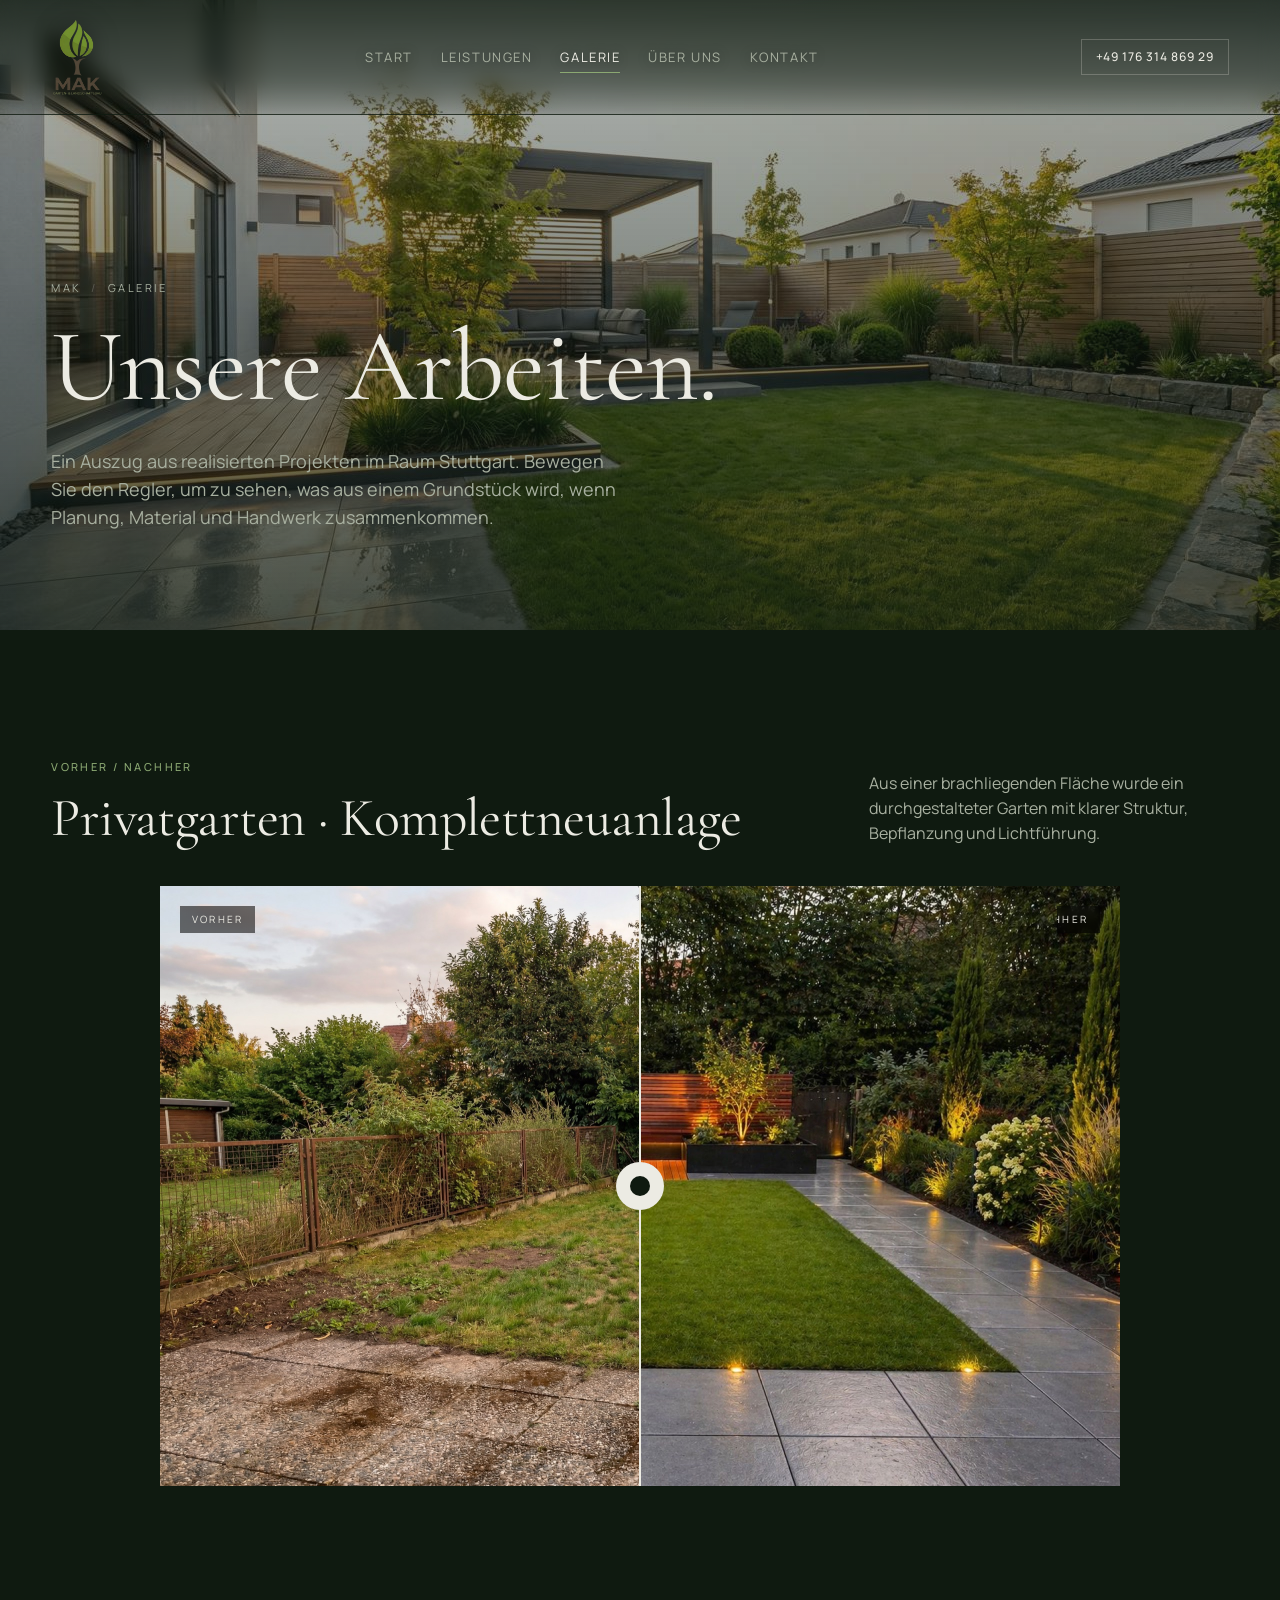
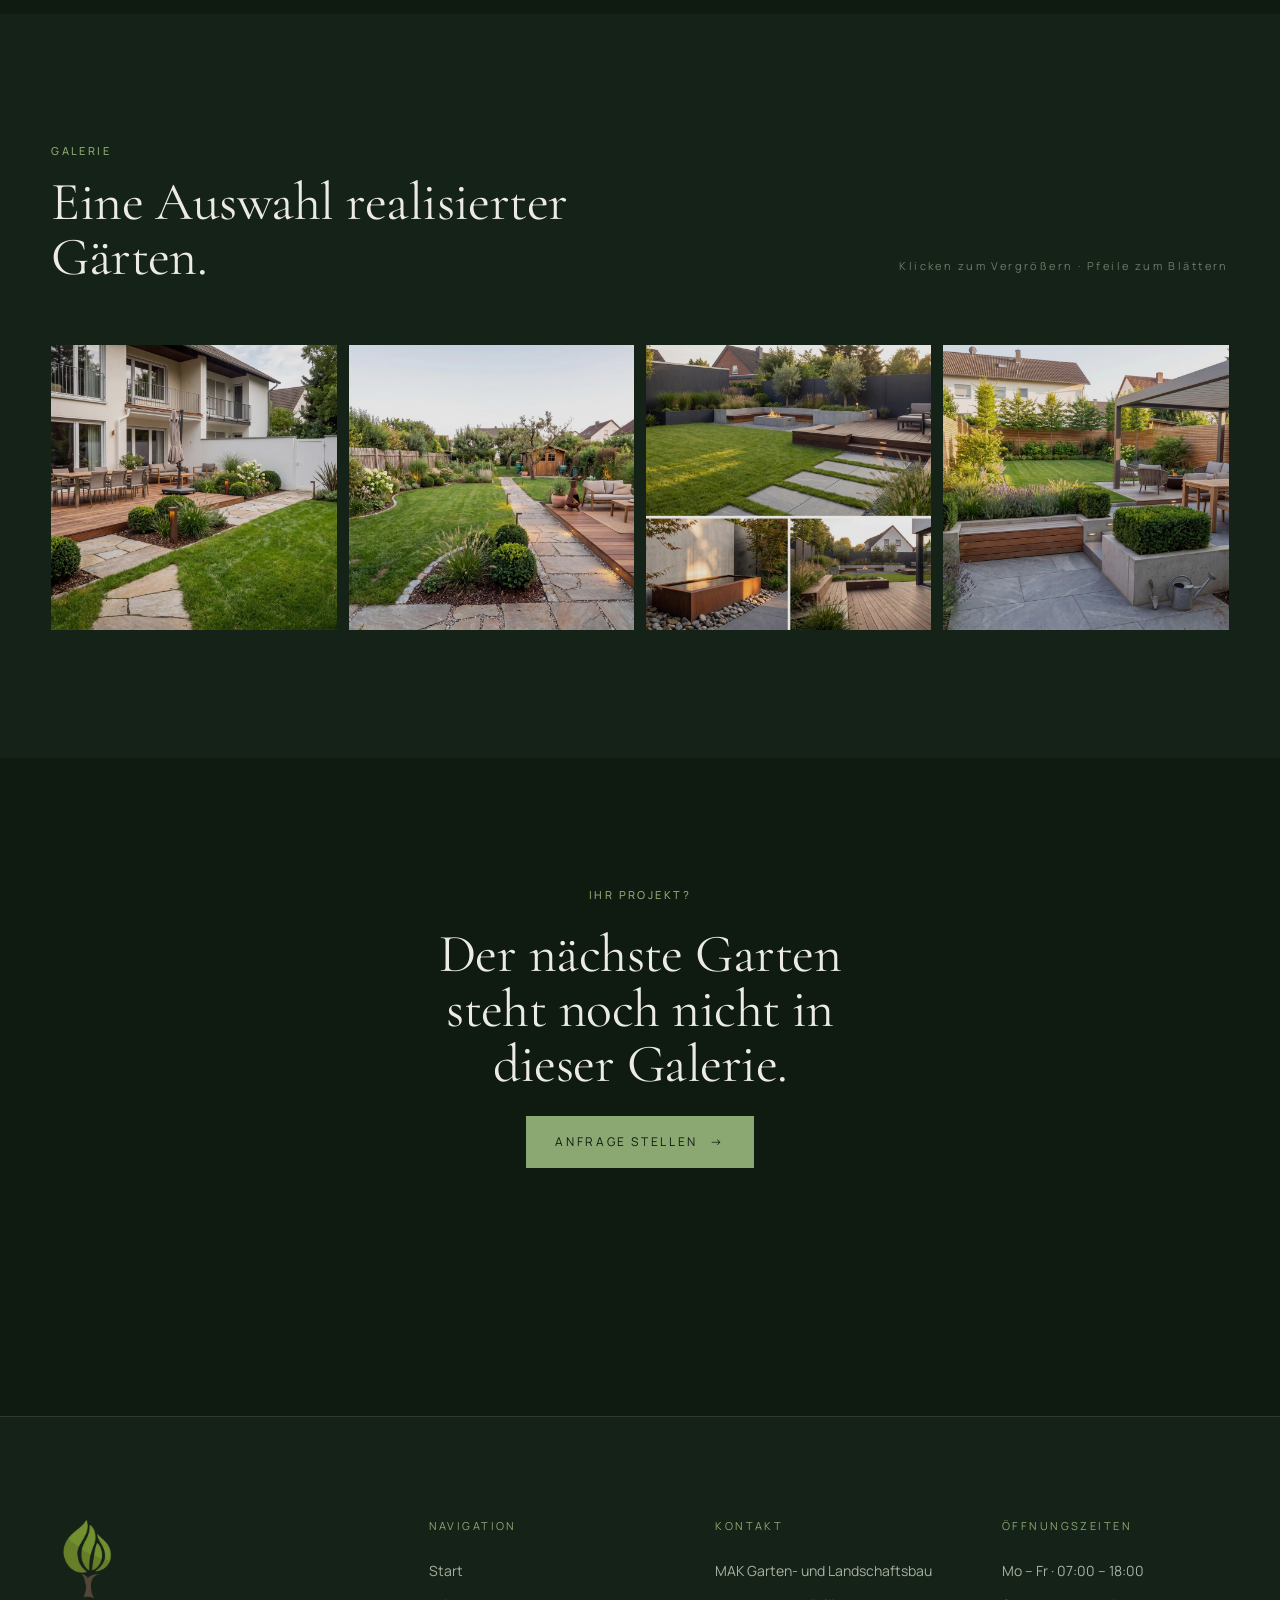
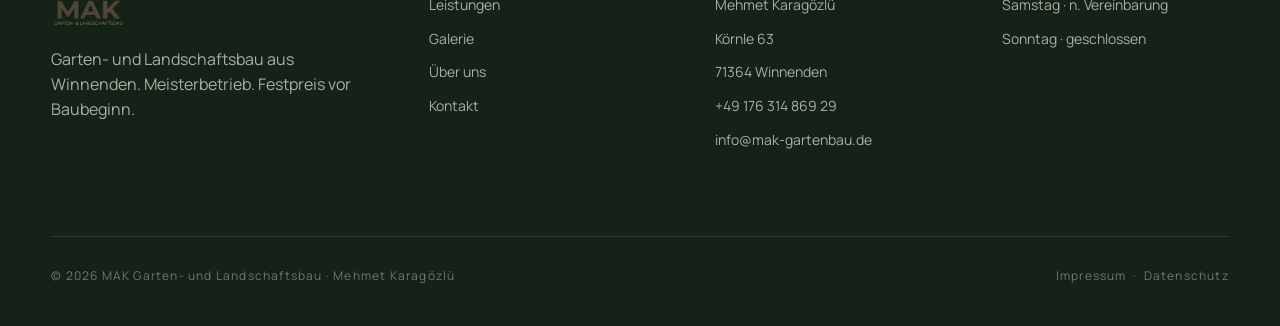
<file: galerie.html>
<!DOCTYPE html>
<html lang="de">
<head>
<meta charset="UTF-8">
<meta name="viewport" content="width=device-width, initial-scale=1">
<link rel="icon" href="assets/favicon.ico" sizes="any">
<link rel="icon" type="image/png" sizes="32x32" href="assets/favicon-32.png">
<link rel="icon" type="image/png" sizes="16x16" href="assets/favicon-16.png">
<link rel="apple-touch-icon" sizes="180x180" href="assets/apple-touch-icon.png">
<title>Galerie · MAK Garten und Landschaftsbau</title>
<link rel="preconnect" href="https://fonts.googleapis.com">
<link rel="preconnect" href="https://fonts.gstatic.com" crossorigin>
<link href="https://fonts.googleapis.com/css2?family=Cormorant+Garamond:ital,wght@0,300;0,400;0,500;1,300;1,400&family=Manrope:wght@300;400;500;600&display=swap" rel="stylesheet">
<style id="mak-shared-css">
/* MAK Garten und Landschaftsbau — Shared Styles v2 */
:root {
  --bg: #0f1a10;
  --bg-2: #152218;
  --surface: #1b2a1e;
  --ink: #ecebe3;
  --ink-dim: #a8b0a0;
  --ink-muted: #6f7a68;
  --accent: #8ba872;        /* sage green */
  --accent-2: #c5d0a8;       /* pale sage */
  --gold: #d4b896;           /* warm sand */
  --line: rgba(236,235,227,0.12);
  --line-strong: rgba(236,235,227,0.24);
  --serif: 'Cormorant Garamond', 'EB Garamond', Georgia, serif;
  --sans: 'Manrope', 'Inter', system-ui, sans-serif;
  --ease: cubic-bezier(.2,.7,.2,1);
}

* { box-sizing: border-box; }
html, body { margin:0; padding:0; }
html { scroll-behavior: smooth; }
body {
  background: var(--bg);
  color: var(--ink);
  font-family: var(--sans);
  font-weight: 400;
  line-height: 1.55;
  -webkit-font-smoothing: antialiased;
  overflow-x: hidden;
}
a { color: inherit; text-decoration: none; }
img { display: block; max-width: 100%; }

h1,h2,h3,h4 { font-family: var(--serif); font-weight: 400; letter-spacing: -0.01em; margin: 0; }
h1 { font-size: clamp(48px, 7vw, 112px); line-height: 0.98; }
h2 { font-size: clamp(36px, 4.2vw, 72px); line-height: 1.02; }
h3 { font-size: clamp(22px, 1.8vw, 30px); line-height: 1.15; }
p  { margin: 0 0 1em; max-width: 64ch; color: var(--ink-dim); }
.eyebrow {
  font-family: var(--sans);
  font-size: 11px;
  letter-spacing: 0.22em;
  text-transform: uppercase;
  color: var(--accent);
  font-weight: 500;
}

/* Layout */
.container { max-width: 1440px; margin: 0 auto; padding: 0 clamp(20px, 4vw, 64px); }
.section { padding: clamp(80px, 10vw, 160px) 0; position: relative; }
.grid { display: grid; gap: clamp(20px, 2.5vw, 40px); }

/* Nav */
.nav {
  position: fixed; top: 0; left: 0; right: 0; z-index: 100;
  padding: 18px clamp(20px, 4vw, 64px);
  display: flex; align-items: center; justify-content: space-between;
  transition: background .4s var(--ease), padding .4s var(--ease), border-color .4s var(--ease);
  border-bottom: 1px solid transparent;
  background: linear-gradient(180deg, rgba(15,26,16,0.82) 0%, rgba(15,26,16,0.55) 70%, rgba(15,26,16,0.15) 100%);
}
.nav::before {
  content: ''; position: absolute; inset: 0; z-index: -1;
  backdrop-filter: blur(10px);
  -webkit-backdrop-filter: blur(10px);
  mask-image: linear-gradient(180deg, black 0%, black 70%, transparent 100%);
  -webkit-mask-image: linear-gradient(180deg, black 0%, black 70%, transparent 100%);
}
.nav-link, .brand, .lang-toggle button {
  text-shadow: 0 1px 12px rgba(0,0,0,0.45);
}
.nav.scrolled {
  background: rgba(15,26,16,0.82);
  backdrop-filter: blur(16px);
  -webkit-backdrop-filter: blur(16px);
  padding-top: 12px; padding-bottom: 12px;
  border-bottom-color: var(--line);
}
.brand {
  font-family: var(--serif);
  font-size: 22px;
  font-weight: 500;
  letter-spacing: -0.01em;
  text-decoration: none;
  color: var(--ink);
  display: flex; align-items: center; gap: 10px;
}
.brand-logo {
  height: 78px;
  width: auto;
  display: block;
  filter: drop-shadow(0 2px 12px rgba(0,0,0,0.5));
  transition: transform .4s var(--ease);
}
.brand:hover .brand-logo { transform: scale(1.04); }
.nav-links { display: flex; gap: 28px; align-items: center; white-space: nowrap; }
.nav-link { white-space: nowrap; }
.nav-link {
  font-size: 13px;
  letter-spacing: 0.12em;
  text-transform: uppercase;
  color: var(--ink-dim);
  position: relative;
  padding: 6px 0;
  transition: color .3s var(--ease);
}
.nav-link::after {
  content: ''; position: absolute; left: 0; bottom: 0;
  width: 100%; height: 1px; background: var(--accent);
  transform: scaleX(0); transform-origin: right;
  transition: transform .5s var(--ease);
}
.nav-link:hover, .nav-link.active { color: var(--ink); }
.nav-link:hover::after, .nav-link.active::after { transform: scaleX(1); transform-origin: left; }
.nav-right { display: flex; gap: 24px; align-items: center; }
.lang-toggle {
  display: flex; gap: 2px; font-size: 11px; letter-spacing: .2em;
  color: var(--ink-muted); font-weight: 500;
}
.lang-toggle button {
  background: none; border: 0; color: inherit; padding: 6px 8px;
  cursor: pointer; font: inherit; letter-spacing: inherit;
  transition: color .3s var(--ease);
}
.lang-toggle button.active { color: var(--accent); }
.lang-toggle .sep { color: var(--line-strong); }

/* Buttons */
.btn {
  display: inline-flex; align-items: center; gap: 12px;
  padding: 16px 28px;
  font-size: 12px; letter-spacing: 0.22em; text-transform: uppercase;
  border: 1px solid var(--line-strong);
  background: transparent; color: var(--ink);
  cursor: pointer; font-family: inherit;
  transition: all .5s var(--ease);
  position: relative; overflow: hidden;
}
.btn::before {
  content: ''; position: absolute; inset: 0;
  background: var(--accent);
  transform: translateY(100%);
  transition: transform .5s var(--ease);
  z-index: -1;
}
.btn:hover::before { transform: translateY(0); }
.btn:hover { border-color: var(--accent); color: var(--bg); }
.btn .arrow { transition: transform .4s var(--ease); }
.btn:hover .arrow { transform: translateX(6px); }
.btn--solid { background: var(--accent); color: var(--bg); border-color: var(--accent); }
.btn--solid:hover { background: var(--accent-2); border-color: var(--accent-2); }

/* Footer */
.footer {
  background: var(--bg-2);
  padding: 100px 0 40px;
  border-top: 1px solid var(--line);
  margin-top: 120px;
}
.footer-grid {
  display: grid;
  grid-template-columns: 1.4fr 1fr 1fr 1fr;
  gap: 60px;
  margin-bottom: 80px;
}
.footer h4 {
  font-family: var(--sans);
  font-size: 11px;
  letter-spacing: 0.22em;
  text-transform: uppercase;
  color: var(--accent);
  margin-bottom: 20px;
}
.footer ul { list-style: none; padding: 0; margin: 0; }
.footer li { padding: 6px 0; color: var(--ink-dim); font-size: 14px; }
.footer li a { transition: color .3s var(--ease); }
.footer li a:hover { color: var(--accent); }
.footer-bottom {
  display: flex; justify-content: space-between;
  padding-top: 30px; border-top: 1px solid var(--line);
  font-size: 12px; color: var(--ink-muted);
  letter-spacing: 0.1em;
}
.footer-logo {
  margin-bottom: 20px;
}
.footer-logo img {
  height: 110px;
  width: auto;
  display: block;
}

/* Reveal on scroll */
.reveal { opacity: 0; transform: translateY(40px); transition: opacity 1s var(--ease), transform 1s var(--ease); }
.reveal.visible { opacity: 1; transform: none; }
.reveal-delay-1 { transition-delay: .1s; }
.reveal-delay-2 { transition-delay: .2s; }
.reveal-delay-3 { transition-delay: .3s; }
.reveal-delay-4 { transition-delay: .4s; }

/* Hero common */
.hero {
  position: relative;
  min-height: 100vh;
  display: flex; align-items: flex-end;
  overflow: hidden;
  color: var(--ink);
}
.hero-bg {
  position: absolute; inset: 0; z-index: 0;
  background-size: cover; background-position: center;
  will-change: transform;
}
.hero-bg.ken-burns {
  animation: kenBurns 22s ease-in-out infinite alternate;
}
@keyframes kenBurns {
  0%   { transform: scale(1.0) translate(0,0); }
  100% { transform: scale(1.15) translate(-2%, -2%); }
}
.hero-overlay {
  position: absolute; inset: 0; z-index: 1;
  background:
    linear-gradient(180deg, rgba(15,26,16,0.5) 0%, rgba(15,26,16,0.1) 30%, rgba(15,26,16,0.85) 100%),
    linear-gradient(90deg, rgba(15,26,16,0.55) 0%, rgba(15,26,16,0) 50%);
}
.hero-inner {
  position: relative; z-index: 2;
  padding: 140px clamp(20px, 4vw, 64px) 80px;
  width: 100%;
}
.hero-meta {
  display: flex; justify-content: space-between; align-items: flex-end;
  gap: 40px; flex-wrap: wrap;
  margin-top: 60px;
  padding-top: 30px;
  border-top: 1px solid var(--line-strong);
}
.hero-meta-item {
  font-size: 11px; letter-spacing: 0.22em; text-transform: uppercase;
  color: var(--ink-dim);
}
.hero-meta-item strong { display: block; color: var(--ink); font-family: var(--serif); font-size: 28px; letter-spacing: 0; text-transform: none; margin-top: 4px; font-weight: 400; }

/* Page Hero (non-home) */
.page-hero {
  position: relative;
  min-height: 70vh;
  display: flex; align-items: flex-end;
  overflow: hidden;
  padding-bottom: 80px;
}
.page-hero .hero-overlay {
  background: linear-gradient(180deg, rgba(15,26,16,0.3) 0%, rgba(15,26,16,0.75) 100%);
}
.page-hero-inner { position: relative; z-index: 2; padding: 140px clamp(20px, 4vw, 64px) 0; width: 100%; }
.page-hero h1 { font-size: clamp(56px, 8vw, 120px); }
.breadcrumb { font-size: 11px; letter-spacing: 0.22em; text-transform: uppercase; color: var(--ink-dim); margin-bottom: 20px; }
.breadcrumb a:hover { color: var(--accent); }
.breadcrumb .sep { margin: 0 10px; color: var(--line-strong); }

/* Image */
.img-wrap { overflow: hidden; position: relative; }
.img-wrap img {
  width: 100%; height: 100%; object-fit: cover;
  transition: transform 1.2s var(--ease);
}
.img-wrap:hover img { transform: scale(1.05); }

/* Number tags */
.num-tag {
  font-family: var(--sans);
  font-size: 11px;
  letter-spacing: 0.22em;
  color: var(--ink-muted);
}

/* Marquee */
.marquee {
  display: flex; gap: 80px; overflow: hidden;
  white-space: nowrap;
  padding: 40px 0;
  border-top: 1px solid var(--line);
  border-bottom: 1px solid var(--line);
  mask-image: linear-gradient(90deg, transparent, black 8%, black 92%, transparent);
}
.marquee-track {
  display: flex; gap: 80px;
  animation: scroll 40s linear infinite;
  flex-shrink: 0;
}
.marquee-track span {
  font-family: var(--serif);
  font-size: clamp(32px, 4vw, 64px);
  font-style: italic;
  color: var(--ink-dim);
  display: flex; align-items: center; gap: 80px;
}
.marquee-track span::after {
  content: '✦'; color: var(--accent); font-size: 0.6em; font-style: normal;
}
@keyframes scroll {
  from { transform: translateX(0); }
  to   { transform: translateX(-100%); }
}

/* Responsive */
@media (max-width: 1180px) {
  .brand-logo { height: 64px; }
}
@media (max-width: 1020px) {
  .nav-links { gap: 20px; }
  .nav-link { font-size: 12px; letter-spacing: 0.08em; }
}
/* Mobile menu toggle */
.nav-toggle {
  display: none;
  background: transparent;
  border: 1px solid var(--line-strong);
  width: 44px; height: 44px;
  padding: 0;
  cursor: pointer;
  align-items: center;
  justify-content: center;
  flex-direction: column;
  gap: 5px;
  transition: border-color .3s var(--ease);
  margin-left: 8px;
}
.nav-toggle span {
  display: block;
  width: 20px;
  height: 1.5px;
  background: var(--ink);
  transition: transform .3s var(--ease), opacity .3s var(--ease);
}
.nav.menu-open .nav-toggle span:nth-child(1) { transform: translateY(6.5px) rotate(45deg); }
.nav.menu-open .nav-toggle span:nth-child(2) { opacity: 0; }
.nav.menu-open .nav-toggle span:nth-child(3) { transform: translateY(-6.5px) rotate(-45deg); }

@media (max-width: 900px) {
  .nav-toggle { display: inline-flex; }
  .nav-links {
    position: fixed;
    top: 0; right: 0;
    width: min(320px, 80vw);
    height: 100vh;
    background: rgba(15,26,16,0.98);
    backdrop-filter: blur(20px);
    -webkit-backdrop-filter: blur(20px);
    flex-direction: column;
    align-items: flex-start;
    justify-content: flex-start;
    gap: 0;
    padding: 110px 32px 40px;
    border-left: 1px solid var(--line-strong);
    transform: translateX(100%);
    transition: transform .4s var(--ease);
    z-index: 90;
  }
  .nav.menu-open .nav-links { transform: translateX(0); }
  .nav-link {
    font-size: 16px;
    letter-spacing: 0.14em;
    padding: 18px 0;
    width: 100%;
    border-bottom: 1px solid var(--line);
  }
  .nav-link::after { display: none; }
  .footer-grid { grid-template-columns: 1fr 1fr; gap: 40px; }
  .footer-bottom { flex-direction: column; gap: 12px; }
}
@media (max-width: 560px) {
  .footer-grid { grid-template-columns: 1fr; }
}

/* Tweaks panel */
.tweaks-panel {
  position: fixed; right: 20px; bottom: 20px; z-index: 200;
  background: rgba(21,34,24,0.96);
  backdrop-filter: blur(12px);
  border: 1px solid var(--line-strong);
  padding: 20px;
  width: 280px;
  font-size: 12px;
  display: none;
  color: var(--ink);
}
.tweaks-panel.active { display: block; }
.tweaks-panel h5 {
  margin: 0 0 16px; font-family: var(--sans);
  font-size: 11px; letter-spacing: 0.22em; text-transform: uppercase;
  color: var(--accent);
}
.tweak-row { margin-bottom: 14px; }
.tweak-row label { display: block; font-size: 10px; letter-spacing: 0.18em; text-transform: uppercase; color: var(--ink-muted); margin-bottom: 6px; }
.tweak-row .choices { display: flex; gap: 6px; flex-wrap: wrap; }
.tweak-row .choices button {
  background: transparent; border: 1px solid var(--line-strong);
  color: var(--ink-dim); padding: 6px 10px; font-size: 11px;
  cursor: pointer; font-family: inherit;
  transition: all .3s var(--ease);
}
.tweak-row .choices button.active { background: var(--accent); color: var(--bg); border-color: var(--accent); }

/* Palette variants */
body[data-palette="sage"] { --bg: #1a251a; --bg-2: #1f2b1f; --surface: #26332a; --accent: #8ba872; --accent-2: #c5d0a8; }
body[data-palette="forest"] { --bg: #0f1a10; --bg-2: #152218; --surface: #1b2a1e; --accent: #8ba872; --accent-2: #c5d0a8; }
body[data-palette="earth"] { --bg: #1c1a15; --bg-2: #242019; --surface: #2a261e; --accent: #c4a56a; --accent-2: #e2c995; }

/* ===== MOBILE OPTIMIERUNGEN ===== */
@media (max-width: 720px) {
  .grid[style*="grid-template-columns"] {
    grid-template-columns: 1fr !important;
    gap: 28px !important;
  }
  .section { padding: 64px 0 !important; }
  .container { padding: 0 20px; }
  h1 { font-size: clamp(40px, 11vw, 56px) !important; line-height: 1.02 !important; }
  h2 { font-size: clamp(28px, 7.5vw, 40px) !important; line-height: 1.08 !important; }
  h3 { font-size: 20px !important; }
  p  { font-size: 15px; line-height: 1.6; }
  .hero { min-height: auto; }
  .hero-inner { padding: 120px 20px 56px !important; }
  .hero-meta {
    display: grid !important;
    grid-template-columns: 1fr 1fr;
    gap: 18px 20px;
    margin-top: 36px !important;
    padding-top: 24px !important;
    align-items: start !important;
  }
  .hero-meta-item { font-size: 10px; }
  .hero-meta-item strong { font-size: 18px; margin-top: 6px; }
  .page-hero { min-height: 56vh; padding-bottom: 56px; }
  .page-hero-inner { padding: 110px 20px 0 !important; }
  .page-hero h1 { font-size: clamp(44px, 12vw, 64px) !important; }
  .hero .btn,
  .section .btn,
  .page-hero .btn {
    width: 100%;
    justify-content: space-between;
    padding: 16px 22px;
    font-size: 11px;
    letter-spacing: 0.18em;
  }
  .brand-logo { height: 52px; }
  .nav { padding: 12px 16px; }
  .nav.scrolled { padding: 10px 16px; }
  .nav-right { gap: 12px; }
  .lang-toggle { font-size: 10px; }
  .lang-toggle button { padding: 6px 4px; }
  .footer { padding: 64px 0 32px; margin-top: 64px; }
  .footer-grid { gap: 32px !important; margin-bottom: 48px; }
  .footer-logo img { height: 80px; }
  .footer p { font-size: 14px; }
  .footer-bottom { font-size: 11px; line-height: 1.6; }
  .marquee { padding: 24px 0; gap: 56px; }
  .marquee-track { gap: 56px; }
  .marquee-track span { font-size: 28px; gap: 56px; }
  .tweaks-panel { display: none !important; }
  input, textarea, select { font-size: 16px !important; }
  body { word-break: break-word; overflow-wrap: anywhere; }
}
@media (max-width: 380px) {
  h1 { font-size: 38px !important; }
  h2 { font-size: 26px !important; }
  .brand-logo { height: 44px; }
  .hero-meta { grid-template-columns: 1fr; gap: 0; }
  .hero-meta-item { padding: 12px 0; border-bottom: 1px solid var(--line); }
  .hero-meta-item:last-child { border-bottom: 0; }
  .hero-inner { padding-top: 100px !important; }
  .marquee-track span { font-size: 24px; }
}

</style>
<style>
  .ba-slider { position: relative; aspect-ratio: 16/10; overflow: hidden; user-select: none; cursor: ew-resize; background:#000; max-width: 960px; margin: 0 auto; }
  .ba-slider img { position: absolute; inset: 0; width: 100%; height: 100%; object-fit: cover; pointer-events: none; }
  .ba-slider .after { clip-path: polygon(var(--pos,50%) 0, 100% 0, 100% 100%, var(--pos,50%) 100%); }
  .ba-handle { position: absolute; top: 0; bottom: 0; left: var(--pos,50%); width: 2px; background: var(--ink); transform: translateX(-50%); pointer-events: none; }
  .ba-handle::before, .ba-handle::after { content:''; position:absolute; left:50%; top:50%; transform:translate(-50%,-50%); width:48px; height:48px; border-radius:50%; background: var(--ink); }
  .ba-handle::after { width: 20px; height: 20px; background: var(--bg); }
  .ba-label { position: absolute; top: 20px; padding: 6px 12px; font-size: 10px; letter-spacing: 0.22em; text-transform: uppercase; background: rgba(0,0,0,0.55); color: var(--ink); backdrop-filter: blur(4px); }
  .ba-label.before { left: 20px; }
  .ba-label.after { right: 20px; }
  .gallery-grid { display: grid; grid-template-columns: repeat(4, 1fr); gap: 12px; }
  @media (max-width: 900px) { .gallery-grid { grid-template-columns: repeat(2, 1fr); } }
  .gal-tile { position: relative; overflow: hidden; aspect-ratio: 1/1; background: var(--surface); border: 0; padding: 0; cursor: pointer; }
  .gal-tile img { width: 100%; height: 100%; object-fit: cover; transition: transform 1.2s var(--ease), filter .8s var(--ease); filter: brightness(0.9); }
  .gal-tile:hover img { transform: scale(1.08); filter: brightness(1); }
  .gal-tile:focus-visible { outline: 2px solid var(--accent); outline-offset: 4px; }
  .project-card .project-img { aspect-ratio: 4/5; overflow: hidden; }
  .project-card.wide .project-img { aspect-ratio: 16/10; }
  .project-card img { width:100%; height:100%; object-fit:cover; transition: transform 1.4s var(--ease), filter 1s var(--ease); filter: brightness(0.92); }
  .project-card:hover img { transform: scale(1.06); filter: brightness(1); }
  .project-card:focus-visible { outline: 2px solid var(--accent); outline-offset: 4px; }
  .project-meta { display:flex; justify-content:space-between; align-items:baseline; margin-top: 20px; padding-top:16px; border-top: 1px solid var(--line); }
  .project-meta h3 { font-size: 22px; }

  /* Lightbox */
  .lightbox { position: fixed; inset: 0; z-index: 300; background: rgba(10,16,12,0.94); display: none; align-items: center; justify-content: center; padding: 80px 40px; opacity: 0; transition: opacity .4s var(--ease); backdrop-filter: blur(8px); }
  .lightbox.active { display: flex; opacity: 1; }
  .lightbox-inner { max-width: 1400px; width: 100%; max-height: 100%; display: flex; flex-direction: column; gap: 20px; }
  .lightbox-img { flex: 1; min-height: 0; display: flex; align-items: center; justify-content: center; }
  .lightbox-img img { max-width: 100%; max-height: 80vh; object-fit: contain; box-shadow: 0 40px 80px rgba(0,0,0,0.5); }
  .lightbox-caption { display: flex; justify-content: space-between; align-items: baseline; color: var(--ink); font-family: var(--serif); font-size: 22px; padding-top: 16px; border-top: 1px solid var(--line-strong); }
  .lightbox-caption .num-tag { font-family: var(--sans); }
  .lightbox-close { position: absolute; top: 24px; right: 32px; background: transparent; border: 1px solid var(--line-strong); color: var(--ink); width: 48px; height: 48px; font-size: 20px; cursor: pointer; transition: all .3s var(--ease); }
  .lightbox-close:hover { background: var(--accent); color: var(--bg); border-color: var(--accent); }
  .lightbox-nav { position: absolute; top: 50%; transform: translateY(-50%); background: transparent; border: 1px solid var(--line-strong); color: var(--ink); width: 56px; height: 56px; font-size: 22px; cursor: pointer; transition: all .3s var(--ease); }
  .lightbox-nav:hover { background: var(--accent); color: var(--bg); border-color: var(--accent); }
  .lightbox-nav.prev { left: 24px; }
  .lightbox-nav.next { right: 24px; }
  @media (max-width: 720px) {
    .lightbox { padding: 60px 16px; }
    .lightbox-img img { max-height: 70vh; }
    .lightbox-caption { font-size: 16px; padding-top: 12px; flex-wrap: wrap; gap: 6px; }
    .lightbox-close { top: 14px; right: 14px; width: 40px; height: 40px; font-size: 18px; }
    .lightbox-nav { width: 44px; height: 44px; font-size: 18px; }
    .lightbox-nav.prev { left: 8px; }
    .lightbox-nav.next { right: 8px; }
    .ba-label { top: 12px; padding: 5px 10px; font-size: 9px; }
    .ba-label.before { left: 12px; }
    .ba-label.after { right: 12px; }
    .ba-handle::before { width: 38px; height: 38px; }
    .gallery-grid { gap: 8px; }
    .project-meta h3 { font-size: 18px; }
    .gallery-grid { grid-template-columns: repeat(2, 1fr); }
  }
  @media (max-width: 420px) {
    .gallery-grid { grid-template-columns: 1fr !important; }
  }
</style>
</head>
<body data-screen-label="03 Galerie">

<div id="nav-slot"></div>

<section class="page-hero">
  <div class="hero-bg ken-burns" style="background-image: url('assets/bilder/Bild3.jpeg');"></div>
  <div class="hero-overlay"></div>
  <div class="page-hero-inner">
    <div class="container" style="padding:0;">
      <div class="breadcrumb reveal"><a href="index.html">MAK</a><span class="sep">/</span><span data-de="Galerie" data-en="Gallery">Galerie</span></div>
      <h1 class="reveal reveal-delay-1" data-de="Unsere Arbeiten." data-en="Our work.">Unsere Arbeiten.</h1>
      <p class="reveal reveal-delay-2" style="margin-top:32px; max-width:52ch; font-size: 18px;">
        Ein Auszug aus realisierten Projekten im Raum Stuttgart. Bewegen Sie den Regler, um zu sehen, was aus einem Grundstück wird, wenn Planung, Material und Handwerk zusammenkommen.
      </p>
    </div>
  </div>
</section>

<!-- Before / After feature -->
<section class="section">
  <div class="container">
    <div style="display:flex; justify-content:space-between; align-items:end; margin-bottom: 40px; flex-wrap:wrap; gap: 20px;">
      <div class="reveal">
        <div class="eyebrow" data-de="Vorher / Nachher" data-en="Before / After">Vorher / Nachher</div>
        <h2 style="margin-top:16px;">Privatgarten · Komplettneuanlage</h2>
      </div>
      <p class="reveal reveal-delay-1" style="max-width: 36ch; margin: 0;">Aus einer brachliegenden Fläche wurde ein durchgestalteter Garten mit klarer Struktur, Bepflanzung und Lichtführung.</p>
    </div>
    <div class="ba-slider reveal" id="ba1">
      <img class="before" src="assets/vorher-1.jpeg" alt="vorher">
      <img class="after"  src="assets/nachher-1.jpeg" alt="nachher">
      <div class="ba-handle"></div>
      <div class="ba-label before" data-de="Vorher" data-en="Before">Vorher</div>
      <div class="ba-label after"  data-de="Nachher" data-en="After">Nachher</div>
    </div>
  </div>
</section>

<!-- Gallery strip -->
<section class="section" style="background: var(--bg-2);">
  <div class="container">
    <div class="reveal" style="margin-bottom: 60px; display: flex; justify-content: space-between; align-items: end; flex-wrap: wrap; gap: 20px;">
      <div>
        <div class="eyebrow" data-de="Galerie" data-en="Gallery">Galerie</div>
        <h2 style="margin-top:16px; max-width: 20ch;">Eine Auswahl realisierter Gärten.</h2>
      </div>
      <p class="num-tag" data-de="Klicken zum Vergrößern · Pfeile zum Blättern" data-en="Click to enlarge · arrows to browse">Klicken zum Vergrößern · Pfeile zum Blättern</p>
    </div>
    <div class="gallery-grid">
      <button type="button" class="gal-tile reveal" data-project="0"><img src="assets/bilder/Bilder2.jpeg" alt="Privatvilla · Holzdeck-Terrasse"></button>
      <button type="button" class="gal-tile reveal" data-project="1"><img src="assets/bilder/Bild1.jpeg" alt="Privatgarten · Naturstein-Plattenweg"></button>
      <button type="button" class="gal-tile reveal" data-project="2"><img src="assets/bilder/Bild5.jpeg" alt="Loungebereich mit Feuerstelle"></button>
      <button type="button" class="gal-tile reveal" data-project="3"><img src="assets/bilder/Bild6.jpeg" alt="Pergola und Plattenterrasse"></button>
    </div>
  </div>
</section>

<section class="section">
  <div class="container" style="text-align:center;">
    <div class="reveal">
      <div class="eyebrow" data-de="Ihr Projekt?" data-en="Your project?">Ihr Projekt?</div>
      <h2 style="margin: 24px auto; max-width: 18ch;" data-de="Der nächste Garten steht noch nicht in dieser Galerie." data-en="The next garden is not in this gallery yet.">Der nächste Garten steht noch nicht in dieser Galerie.</h2>
      <a href="kontakt.html" class="btn btn--solid"><span data-de="Anfrage stellen" data-en="Get in touch">Anfrage stellen</span><span class="arrow">→</span></a>
    </div>
  </div>
</section>

<div id="footer-slot"></div>

<!-- Lightbox -->
<div class="lightbox" id="lightbox" role="dialog" aria-modal="true">
  <button class="lightbox-close" aria-label="Close">✕</button>
  <button class="lightbox-nav prev" aria-label="Previous">←</button>
  <button class="lightbox-nav next" aria-label="Next">→</button>
  <div class="lightbox-inner">
    <div class="lightbox-img"><img id="lbImg" alt="" loading="lazy"></div>
    <div class="lightbox-caption">
      <span id="lbTitle"></span>
      <span class="num-tag" id="lbMeta"></span>
    </div>
  </div>
</div>
<script src="shared/chrome.js"></script>
<script src="shared/app.js"></script>
<script>
  // Before/After slider
  document.querySelectorAll('.ba-slider').forEach((el) => {
    const after = el.querySelector('.after');
    const handle = el.querySelector('.ba-handle');
    let rafId = null;
    const setPos = (pct) => {
      pct = Math.max(0, Math.min(100, pct));
      el.style.setProperty('--pos', pct + '%');
    };
    setPos(50);
    const onMove = (clientX) => {
      const rect = el.getBoundingClientRect();
      const pct = ((clientX - rect.left) / rect.width) * 100;
      cancelAnimationFrame(rafId);
      rafId = requestAnimationFrame(() => setPos(pct));
    };
    let dragging = false;
    el.addEventListener('mousedown', (e) => { dragging = true; onMove(e.clientX); });
    window.addEventListener('mousemove', (e) => { if (dragging) onMove(e.clientX); });
    window.addEventListener('mouseup', () => { dragging = false; });
    el.addEventListener('touchstart', (e) => { dragging = true; onMove(e.touches[0].clientX); }, { passive: true });
    el.addEventListener('touchmove', (e) => { if (dragging) onMove(e.touches[0].clientX); }, { passive: true });
    el.addEventListener('touchend', () => { dragging = false; });
    // Mouse-hover drive (no click needed)
    el.addEventListener('mousemove', (e) => { if (!dragging) onMove(e.clientX); });
  });

  // Lightbox
  const cards = document.querySelectorAll('.gal-tile');
  const lb = document.getElementById('lightbox');
  const lbImg = document.getElementById('lbImg');
  const lbTitle = document.getElementById('lbTitle');
  const lbMeta = document.getElementById('lbMeta');
  const projects = Array.from(cards).map((c, i) => ({
    src: c.querySelector('img').src.replace(/w=\d+/, 'w=2000'),
    title: c.querySelector('img').alt || '',
    meta: String(i + 1).padStart(2, '0') + ' / ' + String(cards.length).padStart(2, '0'),
  }));
  let cur = 0;
  function open(i) {
    cur = (i + projects.length) % projects.length;
    const p = projects[cur];
    lbImg.src = p.src;
    lbTitle.textContent = p.title;
    lbMeta.textContent = p.meta;
    lb.classList.add('active');
    document.body.style.overflow = 'hidden';
  }
  function close() { lb.classList.remove('active'); document.body.style.overflow = ''; }
  cards.forEach((c, i) => c.addEventListener('click', () => open(i)));
  lb.querySelector('.lightbox-close').addEventListener('click', close);
  lb.querySelector('.prev').addEventListener('click', () => open(cur - 1));
  lb.querySelector('.next').addEventListener('click', () => open(cur + 1));
  lb.addEventListener('click', (e) => { if (e.target === lb) close(); });
  document.addEventListener('keydown', (e) => {
    if (!lb.classList.contains('active')) return;
    if (e.key === 'Escape') close();
    if (e.key === 'ArrowLeft') open(cur - 1);
    if (e.key === 'ArrowRight') open(cur + 1);
  });
</script>
</body>
</html>
</file>
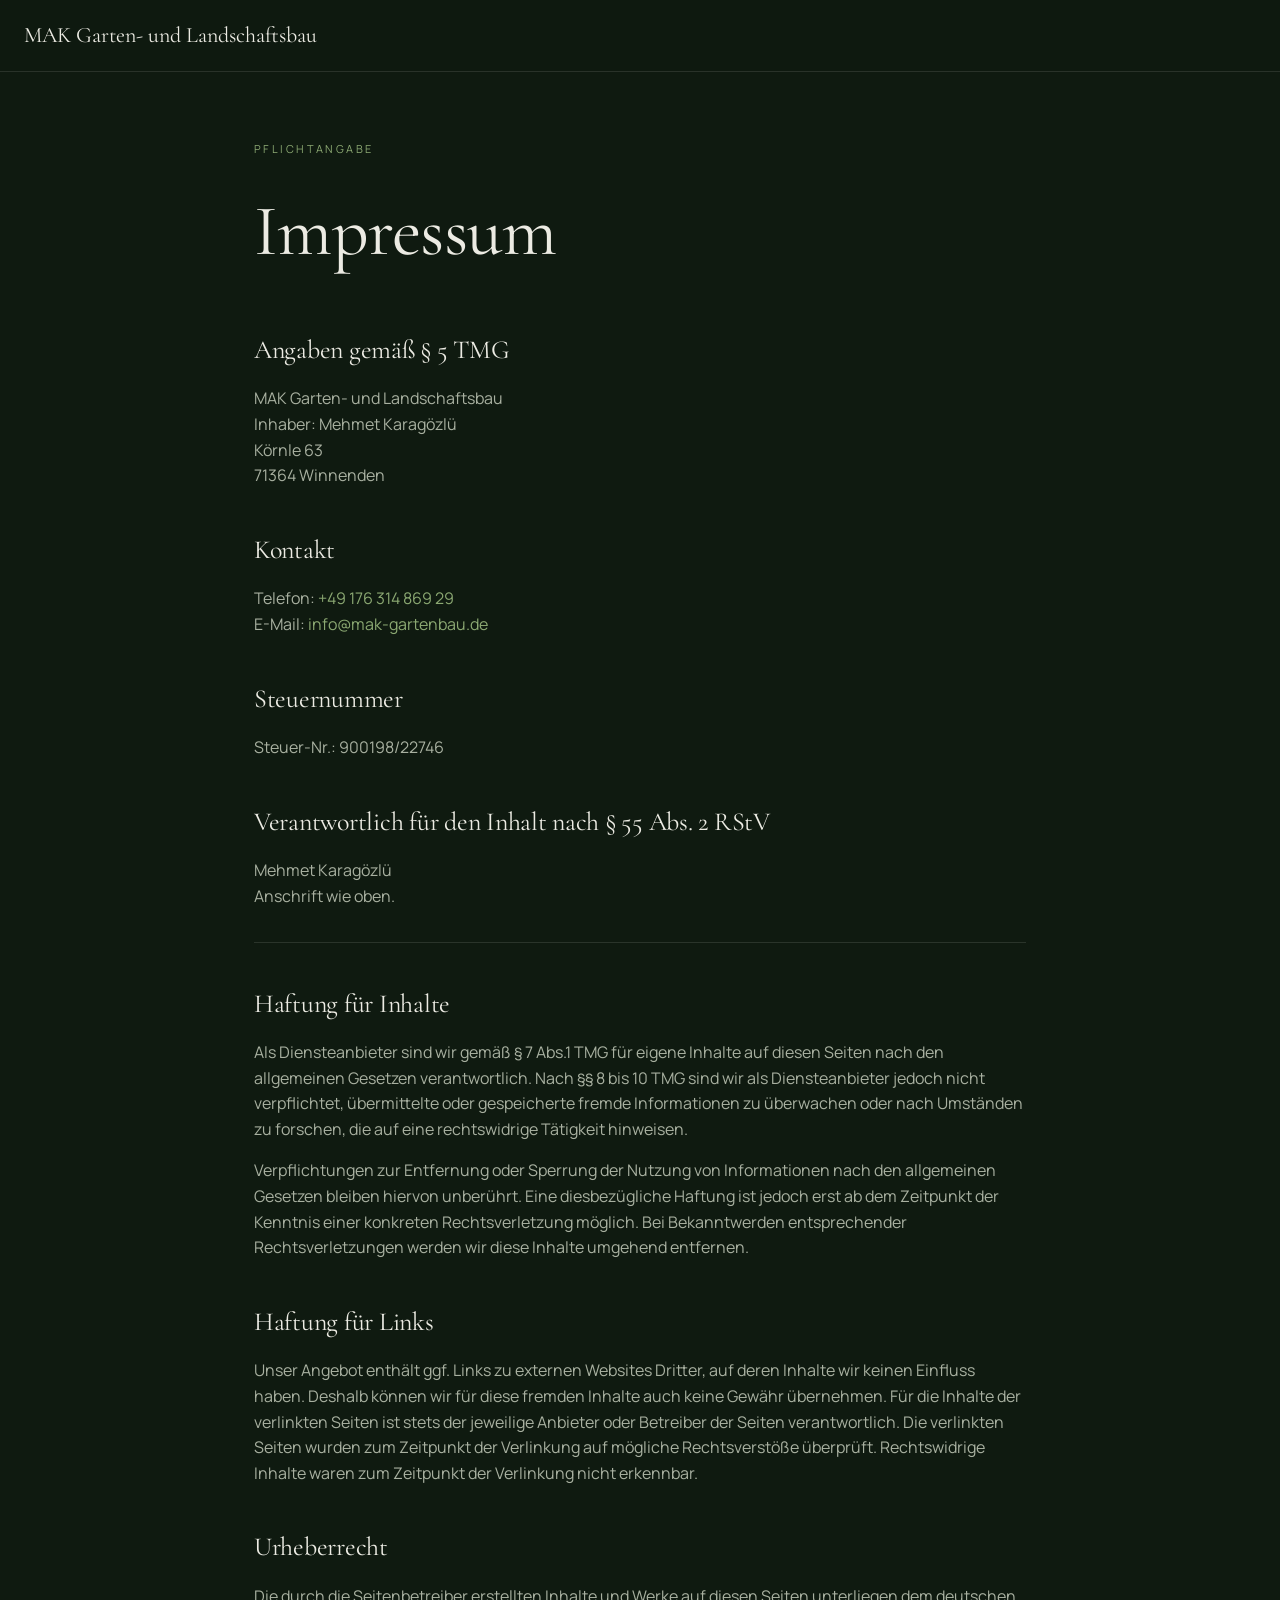
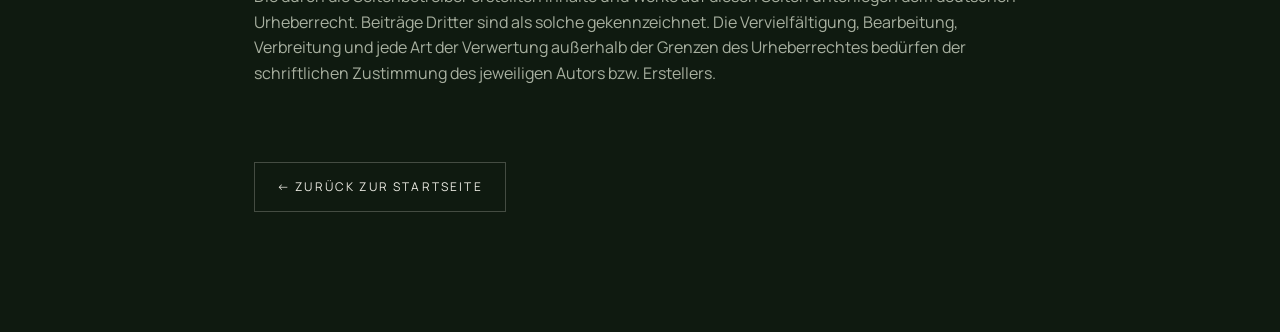
<file: impressum.html>
<!DOCTYPE html>
<html lang="de">
<head>
<meta charset="UTF-8">
<meta name="viewport" content="width=device-width, initial-scale=1">
<link rel="icon" href="assets/favicon.ico" sizes="any">
<link rel="icon" type="image/png" sizes="32x32" href="assets/favicon-32.png">
<link rel="icon" type="image/png" sizes="16x16" href="assets/favicon-16.png">
<link rel="apple-touch-icon" sizes="180x180" href="assets/apple-touch-icon.png">
<title>Impressum · MAK Garten- und Landschaftsbau</title>
<meta name="robots" content="noindex">
<link rel="preconnect" href="https://fonts.googleapis.com">
<link rel="preconnect" href="https://fonts.gstatic.com" crossorigin>
<link href="https://fonts.googleapis.com/css2?family=Cormorant+Garamond:ital,wght@0,300;0,400;0,500;1,300;1,400&family=Manrope:wght@300;400;500;600&display=swap" rel="stylesheet">
<style>
:root {
  --bg: #0f1a10; --bg-2: #152218; --surface: #1b2a1e;
  --ink: #ecebe3; --ink-dim: #a8b0a0; --ink-muted: #6f7a68;
  --accent: #8ba872; --accent-2: #c5d0a8;
  --line: rgba(236,235,227,0.12); --line-strong: rgba(236,235,227,0.24);
  --serif: 'Cormorant Garamond', Georgia, serif;
  --sans: 'Manrope', system-ui, sans-serif;
  --ease: cubic-bezier(.2,.7,.2,1);
}
* { box-sizing: border-box; }
html, body { margin: 0; padding: 0; }
body { background: var(--bg); color: var(--ink); font-family: var(--sans); line-height: 1.6; -webkit-font-smoothing: antialiased; }
a { color: var(--accent); text-decoration: none; }
a:hover { color: var(--accent-2); }
h1, h2, h3 { font-family: var(--serif); font-weight: 400; letter-spacing: -0.01em; }
h1 { font-size: clamp(40px, 6vw, 72px); margin: 0 0 16px; }
h2 { font-size: 26px; margin: 40px 0 16px; color: var(--ink); }
p, ul { color: var(--ink-dim); margin: 0 0 16px; }
ul { padding-left: 20px; }
.legal-wrap { max-width: 820px; margin: 0 auto; padding: 140px 24px 120px; }
.eyebrow { font-size: 11px; letter-spacing: 0.22em; text-transform: uppercase; color: var(--accent); margin-bottom: 16px; }
.back { display: inline-flex; align-items: center; gap: 8px; margin-top: 60px; padding: 14px 22px; border: 1px solid var(--line-strong); font-size: 12px; letter-spacing: 0.18em; text-transform: uppercase; color: var(--ink); transition: all .3s var(--ease); }
.back:hover { background: var(--accent); color: var(--bg); border-color: var(--accent); }
.placeholder { color: var(--accent); font-style: italic; }
hr { border: 0; border-top: 1px solid var(--line); margin: 32px 0; }
.legal-nav { position: fixed; top: 0; left: 0; right: 0; padding: 18px 24px; background: rgba(15,26,16,0.92); backdrop-filter: blur(12px); border-bottom: 1px solid var(--line); z-index: 10; }
.legal-nav a { font-family: var(--serif); font-size: 22px; color: var(--ink); }
</style>
</head>
<body>
<nav class="legal-nav"><a href="index.html">MAK Garten- und Landschaftsbau</a></nav>

<main class="legal-wrap">
  <div class="eyebrow">Pflichtangabe</div>
  <h1>Impressum</h1>

  <h2>Angaben gemäß § 5 TMG</h2>
  <p>
    MAK Garten- und Landschaftsbau<br>
    Inhaber: Mehmet Karagözlü<br>
    Körnle 63<br>
    71364 Winnenden
  </p>

  <h2>Kontakt</h2>
  <p>
    Telefon: <a href="tel:+4917631486929">+49 176 314 869 29</a><br>
    E-Mail: <a href="mailto:info@mak-gartenbau.de">info@mak-gartenbau.de</a>
  </p>

  <h2>Steuernummer</h2>
  <p>
    Steuer-Nr.: 900198/22746
  </p>

  <h2>Verantwortlich für den Inhalt nach § 55 Abs. 2 RStV</h2>
  <p>
    Mehmet Karagözlü<br>
    Anschrift wie oben.
  </p>

  <hr>

  <h2>Haftung für Inhalte</h2>
  <p>
    Als Diensteanbieter sind wir gemäß § 7 Abs.1 TMG für eigene Inhalte auf diesen Seiten nach den allgemeinen Gesetzen verantwortlich. Nach §§ 8 bis 10 TMG sind wir als Diensteanbieter jedoch nicht verpflichtet, übermittelte oder gespeicherte fremde Informationen zu überwachen oder nach Umständen zu forschen, die auf eine rechtswidrige Tätigkeit hinweisen.
  </p>
  <p>
    Verpflichtungen zur Entfernung oder Sperrung der Nutzung von Informationen nach den allgemeinen Gesetzen bleiben hiervon unberührt. Eine diesbezügliche Haftung ist jedoch erst ab dem Zeitpunkt der Kenntnis einer konkreten Rechtsverletzung möglich. Bei Bekanntwerden entsprechender Rechtsverletzungen werden wir diese Inhalte umgehend entfernen.
  </p>

  <h2>Haftung für Links</h2>
  <p>
    Unser Angebot enthält ggf. Links zu externen Websites Dritter, auf deren Inhalte wir keinen Einfluss haben. Deshalb können wir für diese fremden Inhalte auch keine Gewähr übernehmen. Für die Inhalte der verlinkten Seiten ist stets der jeweilige Anbieter oder Betreiber der Seiten verantwortlich. Die verlinkten Seiten wurden zum Zeitpunkt der Verlinkung auf mögliche Rechtsverstöße überprüft. Rechtswidrige Inhalte waren zum Zeitpunkt der Verlinkung nicht erkennbar.
  </p>

  <h2>Urheberrecht</h2>
  <p>
    Die durch die Seitenbetreiber erstellten Inhalte und Werke auf diesen Seiten unterliegen dem deutschen Urheberrecht. Beiträge Dritter sind als solche gekennzeichnet. Die Vervielfältigung, Bearbeitung, Verbreitung und jede Art der Verwertung außerhalb der Grenzen des Urheberrechtes bedürfen der schriftlichen Zustimmung des jeweiligen Autors bzw. Erstellers.
  </p>

  <a href="index.html" class="back">← Zurück zur Startseite</a>
</main>

</body>
</html>
</file>
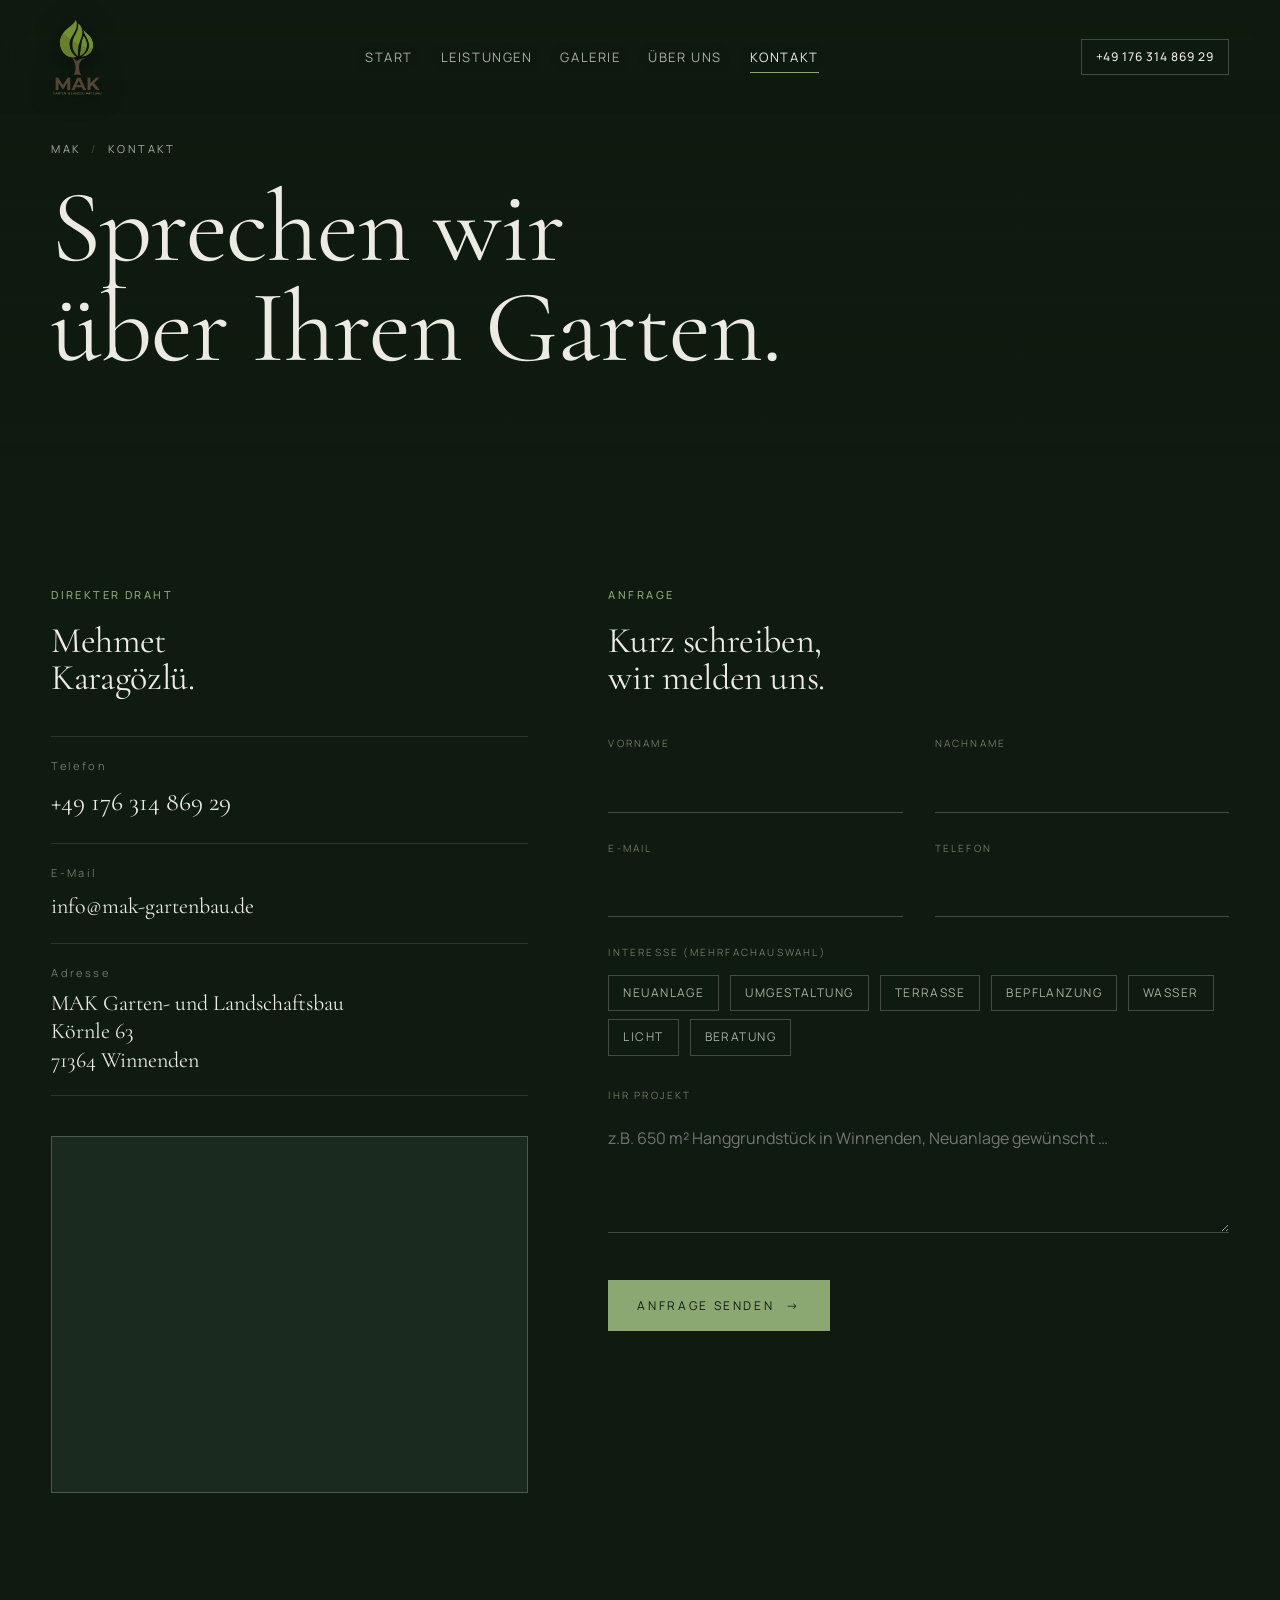
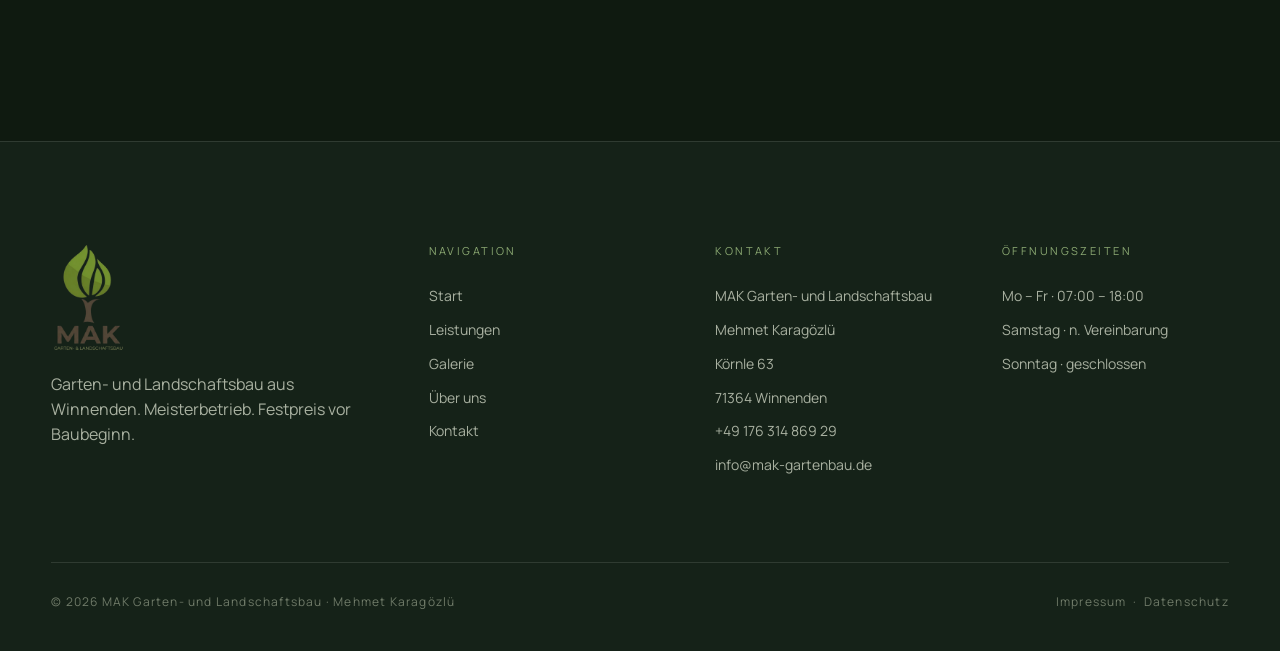
<file: kontakt.html>
<!DOCTYPE html>
<html lang="de">
<head>
<meta charset="UTF-8">
<meta name="viewport" content="width=device-width, initial-scale=1">
<link rel="icon" href="assets/favicon.ico" sizes="any">
<link rel="icon" type="image/png" sizes="32x32" href="assets/favicon-32.png">
<link rel="icon" type="image/png" sizes="16x16" href="assets/favicon-16.png">
<link rel="apple-touch-icon" sizes="180x180" href="assets/apple-touch-icon.png">
<title>Kontakt · MAK Garten und Landschaftsbau</title>
<link rel="preconnect" href="https://fonts.googleapis.com">
<link rel="preconnect" href="https://fonts.gstatic.com" crossorigin>
<link href="https://fonts.googleapis.com/css2?family=Cormorant+Garamond:ital,wght@0,300;0,400;0,500;1,300;1,400&family=Manrope:wght@300;400;500;600&display=swap" rel="stylesheet">
<style id="mak-shared-css">
/* MAK Garten und Landschaftsbau — Shared Styles v2 */
:root {
  --bg: #0f1a10;
  --bg-2: #152218;
  --surface: #1b2a1e;
  --ink: #ecebe3;
  --ink-dim: #a8b0a0;
  --ink-muted: #6f7a68;
  --accent: #8ba872;        /* sage green */
  --accent-2: #c5d0a8;       /* pale sage */
  --gold: #d4b896;           /* warm sand */
  --line: rgba(236,235,227,0.12);
  --line-strong: rgba(236,235,227,0.24);
  --serif: 'Cormorant Garamond', 'EB Garamond', Georgia, serif;
  --sans: 'Manrope', 'Inter', system-ui, sans-serif;
  --ease: cubic-bezier(.2,.7,.2,1);
}

* { box-sizing: border-box; }
html, body { margin:0; padding:0; }
html { scroll-behavior: smooth; }
body {
  background: var(--bg);
  color: var(--ink);
  font-family: var(--sans);
  font-weight: 400;
  line-height: 1.55;
  -webkit-font-smoothing: antialiased;
  overflow-x: hidden;
}
a { color: inherit; text-decoration: none; }
img { display: block; max-width: 100%; }

h1,h2,h3,h4 { font-family: var(--serif); font-weight: 400; letter-spacing: -0.01em; margin: 0; }
h1 { font-size: clamp(48px, 7vw, 112px); line-height: 0.98; }
h2 { font-size: clamp(36px, 4.2vw, 72px); line-height: 1.02; }
h3 { font-size: clamp(22px, 1.8vw, 30px); line-height: 1.15; }
p  { margin: 0 0 1em; max-width: 64ch; color: var(--ink-dim); }
.eyebrow {
  font-family: var(--sans);
  font-size: 11px;
  letter-spacing: 0.22em;
  text-transform: uppercase;
  color: var(--accent);
  font-weight: 500;
}

/* Layout */
.container { max-width: 1440px; margin: 0 auto; padding: 0 clamp(20px, 4vw, 64px); }
.section { padding: clamp(80px, 10vw, 160px) 0; position: relative; }
.grid { display: grid; gap: clamp(20px, 2.5vw, 40px); }

/* Nav */
.nav {
  position: fixed; top: 0; left: 0; right: 0; z-index: 100;
  padding: 18px clamp(20px, 4vw, 64px);
  display: flex; align-items: center; justify-content: space-between;
  transition: background .4s var(--ease), padding .4s var(--ease), border-color .4s var(--ease);
  border-bottom: 1px solid transparent;
  background: linear-gradient(180deg, rgba(15,26,16,0.82) 0%, rgba(15,26,16,0.55) 70%, rgba(15,26,16,0.15) 100%);
}
.nav::before {
  content: ''; position: absolute; inset: 0; z-index: -1;
  backdrop-filter: blur(10px);
  -webkit-backdrop-filter: blur(10px);
  mask-image: linear-gradient(180deg, black 0%, black 70%, transparent 100%);
  -webkit-mask-image: linear-gradient(180deg, black 0%, black 70%, transparent 100%);
}
.nav-link, .brand, .lang-toggle button {
  text-shadow: 0 1px 12px rgba(0,0,0,0.45);
}
.nav.scrolled {
  background: rgba(15,26,16,0.82);
  backdrop-filter: blur(16px);
  -webkit-backdrop-filter: blur(16px);
  padding-top: 12px; padding-bottom: 12px;
  border-bottom-color: var(--line);
}
.brand {
  font-family: var(--serif);
  font-size: 22px;
  font-weight: 500;
  letter-spacing: -0.01em;
  text-decoration: none;
  color: var(--ink);
  display: flex; align-items: center; gap: 10px;
}
.brand-logo {
  height: 78px;
  width: auto;
  display: block;
  filter: drop-shadow(0 2px 12px rgba(0,0,0,0.5));
  transition: transform .4s var(--ease);
}
.brand:hover .brand-logo { transform: scale(1.04); }
.nav-links { display: flex; gap: 28px; align-items: center; white-space: nowrap; }
.nav-link { white-space: nowrap; }
.nav-link {
  font-size: 13px;
  letter-spacing: 0.12em;
  text-transform: uppercase;
  color: var(--ink-dim);
  position: relative;
  padding: 6px 0;
  transition: color .3s var(--ease);
}
.nav-link::after {
  content: ''; position: absolute; left: 0; bottom: 0;
  width: 100%; height: 1px; background: var(--accent);
  transform: scaleX(0); transform-origin: right;
  transition: transform .5s var(--ease);
}
.nav-link:hover, .nav-link.active { color: var(--ink); }
.nav-link:hover::after, .nav-link.active::after { transform: scaleX(1); transform-origin: left; }
.nav-right { display: flex; gap: 24px; align-items: center; }
.lang-toggle {
  display: flex; gap: 2px; font-size: 11px; letter-spacing: .2em;
  color: var(--ink-muted); font-weight: 500;
}
.lang-toggle button {
  background: none; border: 0; color: inherit; padding: 6px 8px;
  cursor: pointer; font: inherit; letter-spacing: inherit;
  transition: color .3s var(--ease);
}
.lang-toggle button.active { color: var(--accent); }
.lang-toggle .sep { color: var(--line-strong); }

/* Buttons */
.btn {
  display: inline-flex; align-items: center; gap: 12px;
  padding: 16px 28px;
  font-size: 12px; letter-spacing: 0.22em; text-transform: uppercase;
  border: 1px solid var(--line-strong);
  background: transparent; color: var(--ink);
  cursor: pointer; font-family: inherit;
  transition: all .5s var(--ease);
  position: relative; overflow: hidden;
}
.btn::before {
  content: ''; position: absolute; inset: 0;
  background: var(--accent);
  transform: translateY(100%);
  transition: transform .5s var(--ease);
  z-index: -1;
}
.btn:hover::before { transform: translateY(0); }
.btn:hover { border-color: var(--accent); color: var(--bg); }
.btn .arrow { transition: transform .4s var(--ease); }
.btn:hover .arrow { transform: translateX(6px); }
.btn--solid { background: var(--accent); color: var(--bg); border-color: var(--accent); }
.btn--solid:hover { background: var(--accent-2); border-color: var(--accent-2); }

/* Footer */
.footer {
  background: var(--bg-2);
  padding: 100px 0 40px;
  border-top: 1px solid var(--line);
  margin-top: 120px;
}
.footer-grid {
  display: grid;
  grid-template-columns: 1.4fr 1fr 1fr 1fr;
  gap: 60px;
  margin-bottom: 80px;
}
.footer h4 {
  font-family: var(--sans);
  font-size: 11px;
  letter-spacing: 0.22em;
  text-transform: uppercase;
  color: var(--accent);
  margin-bottom: 20px;
}
.footer ul { list-style: none; padding: 0; margin: 0; }
.footer li { padding: 6px 0; color: var(--ink-dim); font-size: 14px; }
.footer li a { transition: color .3s var(--ease); }
.footer li a:hover { color: var(--accent); }
.footer-bottom {
  display: flex; justify-content: space-between;
  padding-top: 30px; border-top: 1px solid var(--line);
  font-size: 12px; color: var(--ink-muted);
  letter-spacing: 0.1em;
}
.footer-logo {
  margin-bottom: 20px;
}
.footer-logo img {
  height: 110px;
  width: auto;
  display: block;
}

/* Reveal on scroll */
.reveal { opacity: 0; transform: translateY(40px); transition: opacity 1s var(--ease), transform 1s var(--ease); }
.reveal.visible { opacity: 1; transform: none; }
.reveal-delay-1 { transition-delay: .1s; }
.reveal-delay-2 { transition-delay: .2s; }
.reveal-delay-3 { transition-delay: .3s; }
.reveal-delay-4 { transition-delay: .4s; }

/* Hero common */
.hero {
  position: relative;
  min-height: 100vh;
  display: flex; align-items: flex-end;
  overflow: hidden;
  color: var(--ink);
}
.hero-bg {
  position: absolute; inset: 0; z-index: 0;
  background-size: cover; background-position: center;
  will-change: transform;
}
.hero-bg.ken-burns {
  animation: kenBurns 22s ease-in-out infinite alternate;
}
@keyframes kenBurns {
  0%   { transform: scale(1.0) translate(0,0); }
  100% { transform: scale(1.15) translate(-2%, -2%); }
}
.hero-overlay {
  position: absolute; inset: 0; z-index: 1;
  background:
    linear-gradient(180deg, rgba(15,26,16,0.5) 0%, rgba(15,26,16,0.1) 30%, rgba(15,26,16,0.85) 100%),
    linear-gradient(90deg, rgba(15,26,16,0.55) 0%, rgba(15,26,16,0) 50%);
}
.hero-inner {
  position: relative; z-index: 2;
  padding: 140px clamp(20px, 4vw, 64px) 80px;
  width: 100%;
}
.hero-meta {
  display: flex; justify-content: space-between; align-items: flex-end;
  gap: 40px; flex-wrap: wrap;
  margin-top: 60px;
  padding-top: 30px;
  border-top: 1px solid var(--line-strong);
}
.hero-meta-item {
  font-size: 11px; letter-spacing: 0.22em; text-transform: uppercase;
  color: var(--ink-dim);
}
.hero-meta-item strong { display: block; color: var(--ink); font-family: var(--serif); font-size: 28px; letter-spacing: 0; text-transform: none; margin-top: 4px; font-weight: 400; }

/* Page Hero (non-home) */
.page-hero {
  position: relative;
  min-height: 70vh;
  display: flex; align-items: flex-end;
  overflow: hidden;
  padding-bottom: 80px;
}
.page-hero .hero-overlay {
  background: linear-gradient(180deg, rgba(15,26,16,0.3) 0%, rgba(15,26,16,0.75) 100%);
}
.page-hero-inner { position: relative; z-index: 2; padding: 140px clamp(20px, 4vw, 64px) 0; width: 100%; }
.page-hero h1 { font-size: clamp(56px, 8vw, 120px); }
.breadcrumb { font-size: 11px; letter-spacing: 0.22em; text-transform: uppercase; color: var(--ink-dim); margin-bottom: 20px; }
.breadcrumb a:hover { color: var(--accent); }
.breadcrumb .sep { margin: 0 10px; color: var(--line-strong); }

/* Image */
.img-wrap { overflow: hidden; position: relative; }
.img-wrap img {
  width: 100%; height: 100%; object-fit: cover;
  transition: transform 1.2s var(--ease);
}
.img-wrap:hover img { transform: scale(1.05); }

/* Number tags */
.num-tag {
  font-family: var(--sans);
  font-size: 11px;
  letter-spacing: 0.22em;
  color: var(--ink-muted);
}

/* Marquee */
.marquee {
  display: flex; gap: 80px; overflow: hidden;
  white-space: nowrap;
  padding: 40px 0;
  border-top: 1px solid var(--line);
  border-bottom: 1px solid var(--line);
  mask-image: linear-gradient(90deg, transparent, black 8%, black 92%, transparent);
}
.marquee-track {
  display: flex; gap: 80px;
  animation: scroll 40s linear infinite;
  flex-shrink: 0;
}
.marquee-track span {
  font-family: var(--serif);
  font-size: clamp(32px, 4vw, 64px);
  font-style: italic;
  color: var(--ink-dim);
  display: flex; align-items: center; gap: 80px;
}
.marquee-track span::after {
  content: '✦'; color: var(--accent); font-size: 0.6em; font-style: normal;
}
@keyframes scroll {
  from { transform: translateX(0); }
  to   { transform: translateX(-100%); }
}

/* Responsive */
@media (max-width: 1180px) {
  .brand-logo { height: 64px; }
}
@media (max-width: 1020px) {
  .nav-links { gap: 20px; }
  .nav-link { font-size: 12px; letter-spacing: 0.08em; }
}
/* Mobile menu toggle */
.nav-toggle {
  display: none;
  background: transparent;
  border: 1px solid var(--line-strong);
  width: 44px; height: 44px;
  padding: 0;
  cursor: pointer;
  align-items: center;
  justify-content: center;
  flex-direction: column;
  gap: 5px;
  transition: border-color .3s var(--ease);
  margin-left: 8px;
}
.nav-toggle span {
  display: block;
  width: 20px;
  height: 1.5px;
  background: var(--ink);
  transition: transform .3s var(--ease), opacity .3s var(--ease);
}
.nav.menu-open .nav-toggle span:nth-child(1) { transform: translateY(6.5px) rotate(45deg); }
.nav.menu-open .nav-toggle span:nth-child(2) { opacity: 0; }
.nav.menu-open .nav-toggle span:nth-child(3) { transform: translateY(-6.5px) rotate(-45deg); }

@media (max-width: 900px) {
  .nav-toggle { display: inline-flex; }
  .nav-links {
    position: fixed;
    top: 0; right: 0;
    width: min(320px, 80vw);
    height: 100vh;
    background: rgba(15,26,16,0.98);
    backdrop-filter: blur(20px);
    -webkit-backdrop-filter: blur(20px);
    flex-direction: column;
    align-items: flex-start;
    justify-content: flex-start;
    gap: 0;
    padding: 110px 32px 40px;
    border-left: 1px solid var(--line-strong);
    transform: translateX(100%);
    transition: transform .4s var(--ease);
    z-index: 90;
  }
  .nav.menu-open .nav-links { transform: translateX(0); }
  .nav-link {
    font-size: 16px;
    letter-spacing: 0.14em;
    padding: 18px 0;
    width: 100%;
    border-bottom: 1px solid var(--line);
  }
  .nav-link::after { display: none; }
  .footer-grid { grid-template-columns: 1fr 1fr; gap: 40px; }
  .footer-bottom { flex-direction: column; gap: 12px; }
}
@media (max-width: 560px) {
  .footer-grid { grid-template-columns: 1fr; }
}

/* Tweaks panel */
.tweaks-panel {
  position: fixed; right: 20px; bottom: 20px; z-index: 200;
  background: rgba(21,34,24,0.96);
  backdrop-filter: blur(12px);
  border: 1px solid var(--line-strong);
  padding: 20px;
  width: 280px;
  font-size: 12px;
  display: none;
  color: var(--ink);
}
.tweaks-panel.active { display: block; }
.tweaks-panel h5 {
  margin: 0 0 16px; font-family: var(--sans);
  font-size: 11px; letter-spacing: 0.22em; text-transform: uppercase;
  color: var(--accent);
}
.tweak-row { margin-bottom: 14px; }
.tweak-row label { display: block; font-size: 10px; letter-spacing: 0.18em; text-transform: uppercase; color: var(--ink-muted); margin-bottom: 6px; }
.tweak-row .choices { display: flex; gap: 6px; flex-wrap: wrap; }
.tweak-row .choices button {
  background: transparent; border: 1px solid var(--line-strong);
  color: var(--ink-dim); padding: 6px 10px; font-size: 11px;
  cursor: pointer; font-family: inherit;
  transition: all .3s var(--ease);
}
.tweak-row .choices button.active { background: var(--accent); color: var(--bg); border-color: var(--accent); }

/* Palette variants */
body[data-palette="sage"] { --bg: #1a251a; --bg-2: #1f2b1f; --surface: #26332a; --accent: #8ba872; --accent-2: #c5d0a8; }
body[data-palette="forest"] { --bg: #0f1a10; --bg-2: #152218; --surface: #1b2a1e; --accent: #8ba872; --accent-2: #c5d0a8; }
body[data-palette="earth"] { --bg: #1c1a15; --bg-2: #242019; --surface: #2a261e; --accent: #c4a56a; --accent-2: #e2c995; }

/* ===== MOBILE OPTIMIERUNGEN ===== */
@media (max-width: 720px) {
  .grid[style*="grid-template-columns"] {
    grid-template-columns: 1fr !important;
    gap: 28px !important;
  }
  .section { padding: 64px 0 !important; }
  .container { padding: 0 20px; }
  h1 { font-size: clamp(40px, 11vw, 56px) !important; line-height: 1.02 !important; }
  h2 { font-size: clamp(28px, 7.5vw, 40px) !important; line-height: 1.08 !important; }
  h3 { font-size: 20px !important; }
  p  { font-size: 15px; line-height: 1.6; }
  .hero { min-height: auto; }
  .hero-inner { padding: 120px 20px 56px !important; }
  .hero-meta {
    display: grid !important;
    grid-template-columns: 1fr 1fr;
    gap: 18px 20px;
    margin-top: 36px !important;
    padding-top: 24px !important;
    align-items: start !important;
  }
  .hero-meta-item { font-size: 10px; }
  .hero-meta-item strong { font-size: 18px; margin-top: 6px; }
  .page-hero { min-height: 56vh; padding-bottom: 56px; }
  .page-hero-inner { padding: 110px 20px 0 !important; }
  .page-hero h1 { font-size: clamp(44px, 12vw, 64px) !important; }
  .hero .btn,
  .section .btn,
  .page-hero .btn {
    width: 100%;
    justify-content: space-between;
    padding: 16px 22px;
    font-size: 11px;
    letter-spacing: 0.18em;
  }
  .brand-logo { height: 52px; }
  .nav { padding: 12px 16px; }
  .nav.scrolled { padding: 10px 16px; }
  .nav-right { gap: 12px; }
  .lang-toggle { font-size: 10px; }
  .lang-toggle button { padding: 6px 4px; }
  .footer { padding: 64px 0 32px; margin-top: 64px; }
  .footer-grid { gap: 32px !important; margin-bottom: 48px; }
  .footer-logo img { height: 80px; }
  .footer p { font-size: 14px; }
  .footer-bottom { font-size: 11px; line-height: 1.6; }
  .marquee { padding: 24px 0; gap: 56px; }
  .marquee-track { gap: 56px; }
  .marquee-track span { font-size: 28px; gap: 56px; }
  .tweaks-panel { display: none !important; }
  input, textarea, select { font-size: 16px !important; }
  body { word-break: break-word; overflow-wrap: anywhere; }
}
@media (max-width: 380px) {
  h1 { font-size: 38px !important; }
  h2 { font-size: 26px !important; }
  .brand-logo { height: 44px; }
  .hero-meta { grid-template-columns: 1fr; gap: 0; }
  .hero-meta-item { padding: 12px 0; border-bottom: 1px solid var(--line); }
  .hero-meta-item:last-child { border-bottom: 0; }
  .hero-inner { padding-top: 100px !important; }
  .marquee-track span { font-size: 24px; }
}

</style>
<style>
  .form-field { margin-bottom: 28px; position: relative; }
  .form-field label { display:block; font-size: 10px; letter-spacing: 0.22em; text-transform: uppercase; color: var(--ink-muted); margin-bottom: 10px; transition: color .3s var(--ease); }
  .form-field input, .form-field textarea, .form-field select {
    width: 100%; background: transparent; border: 0; border-bottom: 1px solid var(--line-strong);
    padding: 14px 0; color: var(--ink); font-family: var(--sans); font-size: 16px;
    transition: border-color .4s var(--ease);
  }
  .form-field input:focus, .form-field textarea:focus, .form-field select:focus { outline: none; border-color: var(--accent); }
  .form-field:focus-within label { color: var(--accent); }
  .form-field.error input, .form-field.error textarea, .form-field.error select { border-color: #d77a6a; }
  .form-field.error .err { color: #d77a6a; font-size: 11px; margin-top: 6px; display:block; }
  .err { display: none; }
  textarea { resize: vertical; min-height: 120px; }
  .svc-chip { display:inline-flex; align-items:center; padding: 8px 14px; margin: 4px; font-size: 12px; letter-spacing: 0.12em; text-transform: uppercase; border: 1px solid var(--line-strong); color: var(--ink-dim); cursor: pointer; transition: all .3s var(--ease); user-select: none; }
  .svc-chip.active { background: var(--accent); color: var(--bg); border-color: var(--accent); }
  .form-success { padding: 40px; background: var(--surface); border-left: 3px solid var(--accent); display:none; }
  .form-success.show { display:block; animation: fadeUp .6s var(--ease); }
  @keyframes fadeUp { from { opacity:0; transform: translateY(20px); } to { opacity:1; transform: none; } }
  .map {
    aspect-ratio: 4/3; background: var(--surface); position: relative; overflow: hidden;
    border: 1px solid var(--line-strong);
  }
  .map iframe { display: block; }
  @media (max-width: 720px) {
    .form-field { margin-bottom: 22px; }
    .svc-chip { padding: 8px 12px; font-size: 11px; margin: 3px; }
    .form-success { padding: 28px; }
    .map { aspect-ratio: 1/1; }
    .pin { font-size: 32px; }
  }
  @media (max-width: 720px) {
    /* Tel/E-Mail in Kontaktblock kleiner damit nichts überläuft */
    a[href^="tel:"][style*="font-size: 26px"] { font-size: 22px !important; }
    a[href^="mailto:"][style*="font-size: 22px"] { font-size: 18px !important; word-break: break-all; }
  }
</style>
</head>
<body data-screen-label="05 Kontakt">

<div id="nav-slot"></div>

<section class="page-hero" style="min-height: 50vh;">
  <div class="hero-bg ken-burns" style="background-image: url('https://images.unsplash.com/photo-1600585154340-be6161a56a0c?auto=format&fit=crop&w=2400&q=80');"></div>
  <div class="hero-overlay"></div>
  <div class="page-hero-inner">
    <div class="container" style="padding:0;">
      <div class="breadcrumb reveal"><a href="index.html">MAK</a><span class="sep">/</span><span data-de="Kontakt" data-en="Contact">Kontakt</span></div>
      <h1 class="reveal reveal-delay-1" data-de="Sprechen wir<br/>über Ihren Garten." data-en="Let's talk<br/>about your garden.">Sprechen wir<br>über Ihren Garten.</h1>
    </div>
  </div>
</section>

<section class="section">
  <div class="container">
    <div class="grid" style="grid-template-columns: 1fr 1.3fr; gap: 80px;">
      <!-- Info -->
      <div class="reveal">
        <div class="eyebrow" data-de="Direkter Draht" data-en="Direct line">Direkter Draht</div>
        <h2 style="margin-top:20px; font-size: 36px;" data-de="Mehmet<br/>Karagözlü." data-en="Mehmet<br/>Karagözlü.">Mehmet<br>Karagözlü.</h2>

        <div style="margin-top: 40px;">
          <div style="padding: 20px 0; border-top: 1px solid var(--line);">
            <div class="num-tag" data-de="Telefon" data-en="Phone">Telefon</div>
            <a href="tel:+4917631486929" style="font-family: var(--serif); font-size: 26px; display:block; margin-top: 8px;">+49 176 314 869 29</a>
          </div>
          <div style="padding: 20px 0; border-top: 1px solid var(--line);">
            <div class="num-tag">E-Mail</div>
            <a href="mailto:info@mak-gartenbau.de" style="font-family: var(--serif); font-size: 22px; display:block; margin-top: 8px;">info@mak-gartenbau.de</a>
          </div>
          <div style="padding: 20px 0; border-top: 1px solid var(--line); border-bottom: 1px solid var(--line);">
            <div class="num-tag" data-de="Adresse" data-en="Address">Adresse</div>
            <div style="margin-top: 8px; font-family: var(--serif); font-size: 22px; line-height: 1.3;">
              MAK Garten- und Landschaftsbau<br>
              Körnle 63<br>
              71364 Winnenden
            </div>
          </div>
        </div>

        <div class="map" style="margin-top: 40px;">
          <iframe
            title="Standort MAK Garten- und Landschaftsbau"
            src="https://www.google.com/maps?q=K%C3%B6rnle+63%2C+71364+Winnenden&output=embed"
            loading="lazy"
            referrerpolicy="no-referrer-when-downgrade"
            style="width:100%; height:100%; border:0; filter: grayscale(0.4) contrast(0.9);"
            allowfullscreen></iframe>
        </div>
      </div>

      <!-- Form -->
      <div class="reveal reveal-delay-1">
        <div class="eyebrow" data-de="Anfrage" data-en="Inquiry">Anfrage</div>
        <h2 style="margin-top:20px; font-size: 36px;" data-de="Kurz schreiben,<br/>wir melden uns." data-en="Write briefly,<br/>we'll reply.">Kurz schreiben,<br>wir melden uns.</h2>

        <form id="contactForm" style="margin-top: 40px;" novalidate>
          <div class="grid" style="grid-template-columns: 1fr 1fr;">
            <div class="form-field">
              <label for="fn" data-de="Vorname" data-en="First name">Vorname</label>
              <input id="fn" name="firstName" required>
              <span class="err" data-de="Bitte ausfüllen" data-en="Required">Bitte ausfüllen</span>
            </div>
            <div class="form-field">
              <label for="ln" data-de="Nachname" data-en="Last name">Nachname</label>
              <input id="ln" name="lastName" required>
              <span class="err" data-de="Bitte ausfüllen" data-en="Required">Bitte ausfüllen</span>
            </div>
          </div>
          <div class="grid" style="grid-template-columns: 1fr 1fr;">
            <div class="form-field">
              <label for="em">E-Mail</label>
              <input id="em" name="email" type="email" required>
              <span class="err" data-de="Gültige E-Mail angeben" data-en="Valid email required">Gültige E-Mail angeben</span>
            </div>
            <div class="form-field">
              <label for="ph" data-de="Telefon" data-en="Phone">Telefon</label>
              <input id="ph" name="phone">
              <span class="err">—</span>
            </div>
          </div>

          <div class="form-field">
            <label data-de="Interesse (Mehrfachauswahl)" data-en="Interest (multi-select)">Interesse (Mehrfachauswahl)</label>
            <div style="margin: 8px -4px 0;">
              <span class="svc-chip" data-de="Neuanlage" data-en="New build">Neuanlage</span>
              <span class="svc-chip" data-de="Umgestaltung" data-en="Redesign">Umgestaltung</span>
              <span class="svc-chip" data-de="Terrasse" data-en="Terrace">Terrasse</span>
              <span class="svc-chip" data-de="Bepflanzung" data-en="Planting">Bepflanzung</span>
              <span class="svc-chip" data-de="Wasser" data-en="Water">Wasser</span>
              <span class="svc-chip" data-de="Licht" data-en="Lighting">Licht</span>
              <span class="svc-chip" data-de="Beratung" data-en="Consultation">Beratung</span>
            </div>
          </div>

          <div class="form-field">
            <label for="msg" data-de="Ihr Projekt" data-en="Your project">Ihr Projekt</label>
            <textarea id="msg" name="message" required placeholder="z.B. 650 m² Hanggrundstück in Winnenden, Neuanlage gewünscht …"></textarea>
            <span class="err" data-de="Bitte beschreiben Sie Ihr Projekt kurz" data-en="Please describe your project briefly">Bitte beschreiben Sie Ihr Projekt kurz</span>
          </div>

          <button type="submit" class="btn btn--solid" style="margin-top: 12px;">
            <span data-de="Anfrage senden" data-en="Send inquiry">Anfrage senden</span>
            <span class="arrow">→</span>
          </button>
        </form>

        <div class="form-success" id="formSuccess">
          <div class="eyebrow" style="color: var(--accent);" data-de="Gesendet" data-en="Sent">Gesendet</div>
          <h3 style="margin-top: 16px;" data-de="Danke! Wir melden uns binnen zwei Arbeitstagen." data-en="Thank you! We'll be in touch within two working days.">Danke! Wir melden uns binnen zwei Arbeitstagen.</h3>
          <p style="margin-top: 12px;" data-de="Eine Bestätigung liegt in Ihrem Posteingang. Bis bald." data-en="A confirmation is in your inbox. See you soon.">Eine Bestätigung liegt in Ihrem Posteingang. Bis bald.</p>
        </div>
      </div>
    </div>
  </div>
</section>

<div id="footer-slot"></div>
<script src="shared/chrome.js"></script>
<script src="shared/app.js"></script>
<script>
  // Chips
  document.querySelectorAll('.svc-chip').forEach((c) => {
    c.addEventListener('click', () => c.classList.toggle('active'));
  });

  // Form validation
  const form = document.getElementById('contactForm');
  const success = document.getElementById('formSuccess');
  form.addEventListener('submit', (e) => {
    e.preventDefault();
    let ok = true;
    form.querySelectorAll('[required]').forEach((f) => {
      const wrap = f.closest('.form-field');
      let bad = !f.value.trim();
      if (f.type === 'email') bad = bad || !/^[^\s@]+@[^\s@]+\.[^\s@]+$/.test(f.value);
      wrap.classList.toggle('error', bad);
      if (bad) ok = false;
    });
    if (ok) {
      form.style.display = 'none';
      success.classList.add('show');
    }
  });
  form.querySelectorAll('input, textarea').forEach((f) => {
    f.addEventListener('input', () => f.closest('.form-field').classList.remove('error'));
  });
</script>
</body>
</html>
</file>
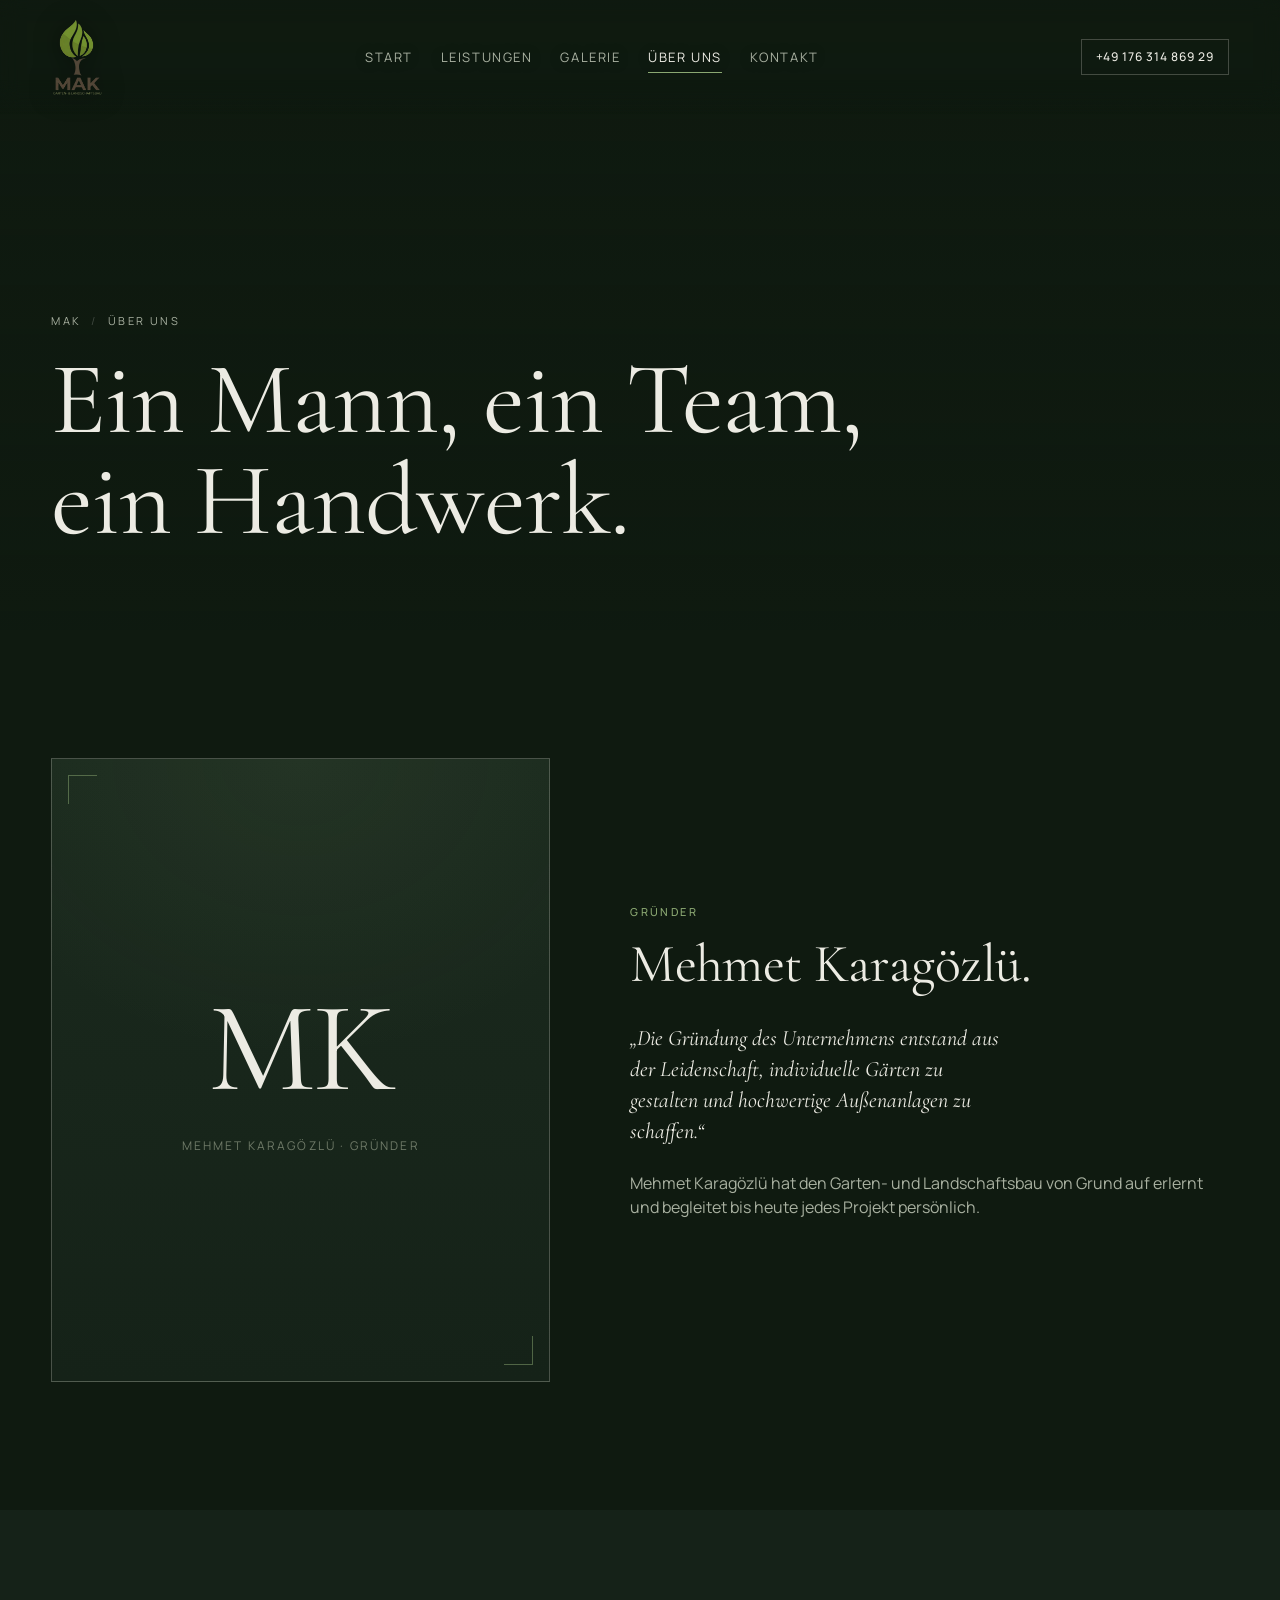
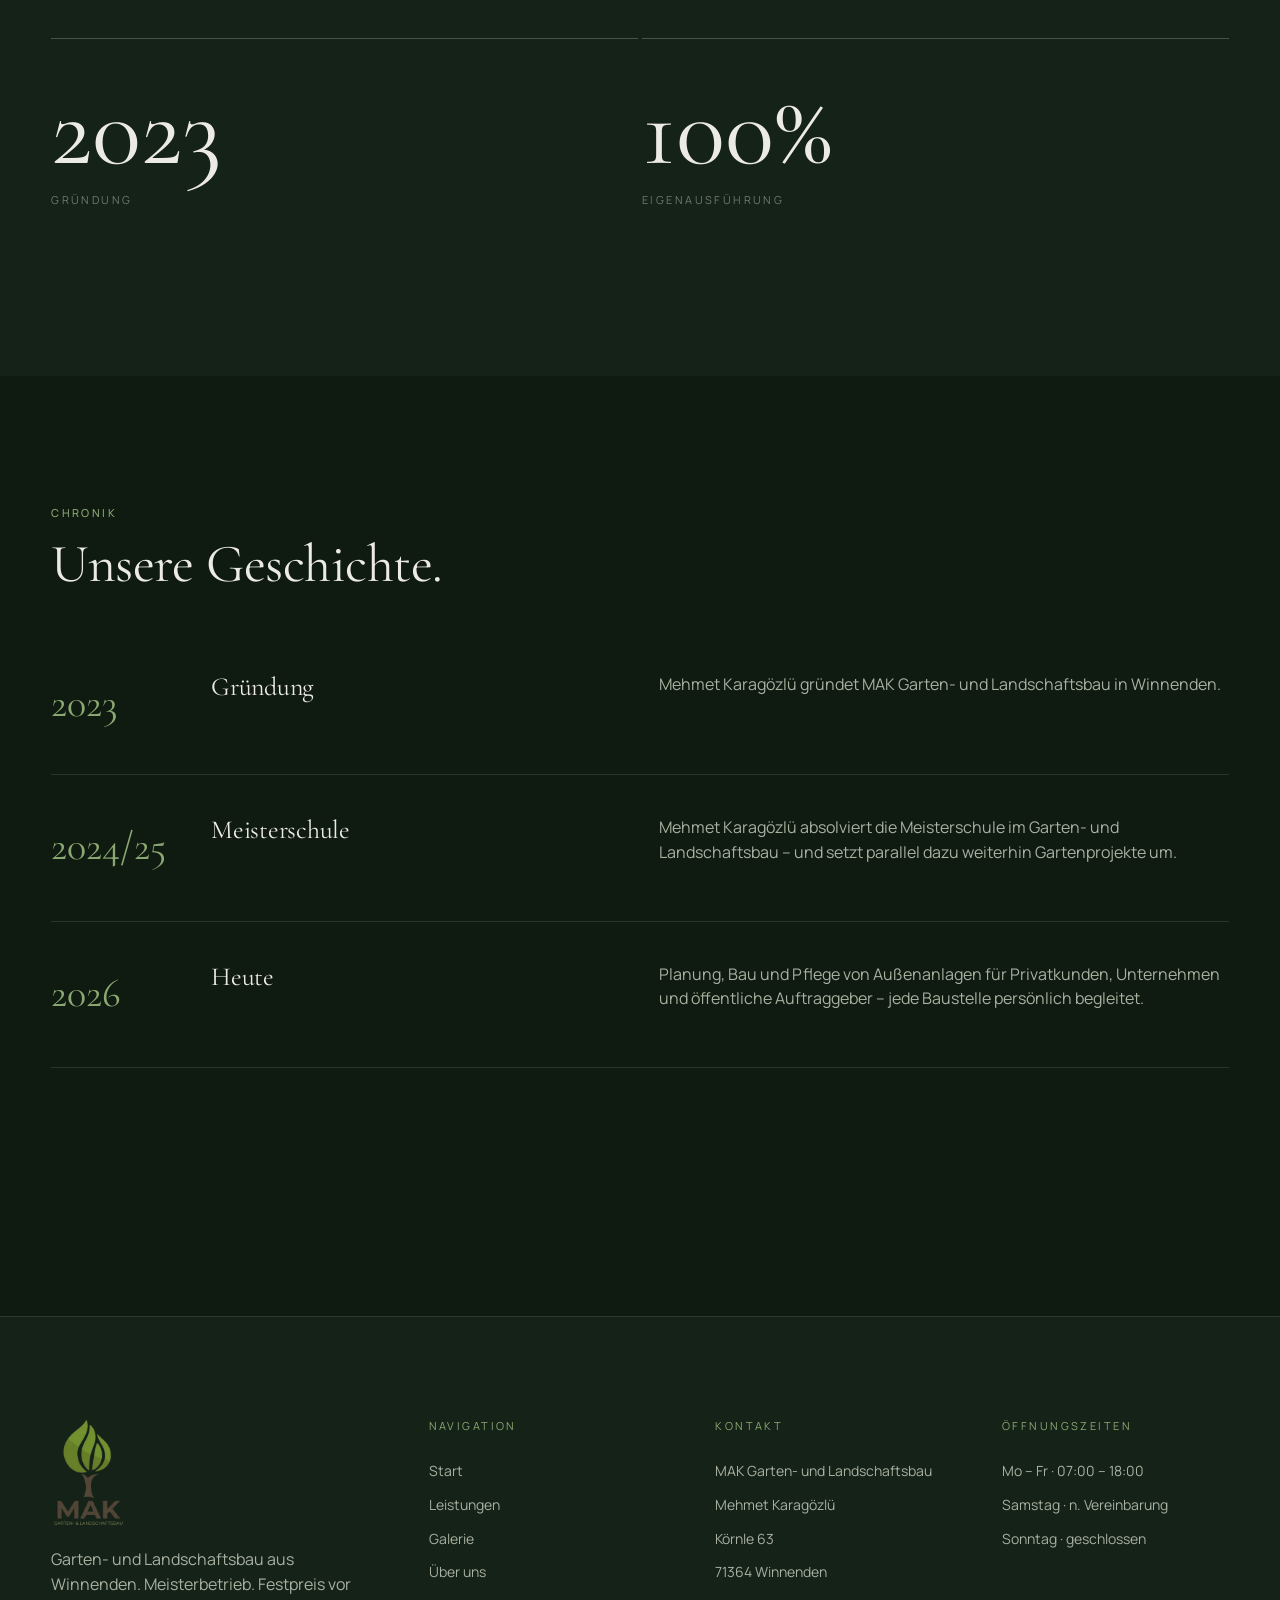
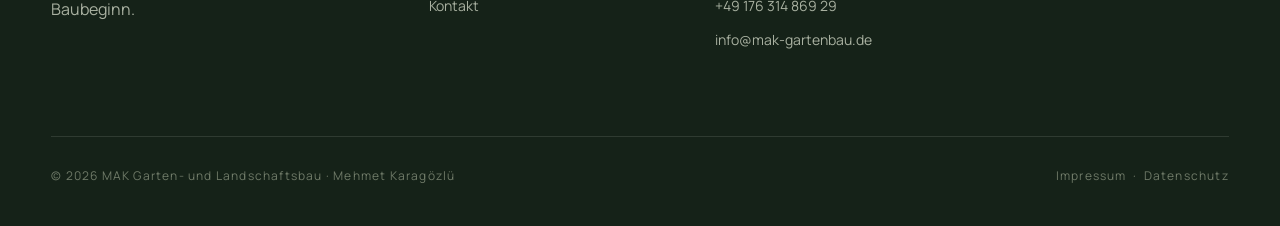
<file: ueber-uns.html>
<!DOCTYPE html>
<html lang="de">
<head>
<meta charset="UTF-8">
<meta name="viewport" content="width=device-width, initial-scale=1">
<link rel="icon" href="assets/favicon.ico" sizes="any">
<link rel="icon" type="image/png" sizes="32x32" href="assets/favicon-32.png">
<link rel="icon" type="image/png" sizes="16x16" href="assets/favicon-16.png">
<link rel="apple-touch-icon" sizes="180x180" href="assets/apple-touch-icon.png">
<title>Über uns · MAK Garten und Landschaftsbau</title>
<link rel="preconnect" href="https://fonts.googleapis.com">
<link rel="preconnect" href="https://fonts.gstatic.com" crossorigin>
<link href="https://fonts.googleapis.com/css2?family=Cormorant+Garamond:ital,wght@0,300;0,400;0,500;1,300;1,400&family=Manrope:wght@300;400;500;600&display=swap" rel="stylesheet">
<style id="mak-shared-css">
/* MAK Garten und Landschaftsbau — Shared Styles v2 */
:root {
  --bg: #0f1a10;
  --bg-2: #152218;
  --surface: #1b2a1e;
  --ink: #ecebe3;
  --ink-dim: #a8b0a0;
  --ink-muted: #6f7a68;
  --accent: #8ba872;        /* sage green */
  --accent-2: #c5d0a8;       /* pale sage */
  --gold: #d4b896;           /* warm sand */
  --line: rgba(236,235,227,0.12);
  --line-strong: rgba(236,235,227,0.24);
  --serif: 'Cormorant Garamond', 'EB Garamond', Georgia, serif;
  --sans: 'Manrope', 'Inter', system-ui, sans-serif;
  --ease: cubic-bezier(.2,.7,.2,1);
}

* { box-sizing: border-box; }
html, body { margin:0; padding:0; }
html { scroll-behavior: smooth; }
body {
  background: var(--bg);
  color: var(--ink);
  font-family: var(--sans);
  font-weight: 400;
  line-height: 1.55;
  -webkit-font-smoothing: antialiased;
  overflow-x: hidden;
}
a { color: inherit; text-decoration: none; }
img { display: block; max-width: 100%; }

h1,h2,h3,h4 { font-family: var(--serif); font-weight: 400; letter-spacing: -0.01em; margin: 0; }
h1 { font-size: clamp(48px, 7vw, 112px); line-height: 0.98; }
h2 { font-size: clamp(36px, 4.2vw, 72px); line-height: 1.02; }
h3 { font-size: clamp(22px, 1.8vw, 30px); line-height: 1.15; }
p  { margin: 0 0 1em; max-width: 64ch; color: var(--ink-dim); }
.eyebrow {
  font-family: var(--sans);
  font-size: 11px;
  letter-spacing: 0.22em;
  text-transform: uppercase;
  color: var(--accent);
  font-weight: 500;
}

/* Layout */
.container { max-width: 1440px; margin: 0 auto; padding: 0 clamp(20px, 4vw, 64px); }
.section { padding: clamp(80px, 10vw, 160px) 0; position: relative; }
.grid { display: grid; gap: clamp(20px, 2.5vw, 40px); }

/* Nav */
.nav {
  position: fixed; top: 0; left: 0; right: 0; z-index: 100;
  padding: 18px clamp(20px, 4vw, 64px);
  display: flex; align-items: center; justify-content: space-between;
  transition: background .4s var(--ease), padding .4s var(--ease), border-color .4s var(--ease);
  border-bottom: 1px solid transparent;
  background: linear-gradient(180deg, rgba(15,26,16,0.82) 0%, rgba(15,26,16,0.55) 70%, rgba(15,26,16,0.15) 100%);
}
.nav::before {
  content: ''; position: absolute; inset: 0; z-index: -1;
  backdrop-filter: blur(10px);
  -webkit-backdrop-filter: blur(10px);
  mask-image: linear-gradient(180deg, black 0%, black 70%, transparent 100%);
  -webkit-mask-image: linear-gradient(180deg, black 0%, black 70%, transparent 100%);
}
.nav-link, .brand, .lang-toggle button {
  text-shadow: 0 1px 12px rgba(0,0,0,0.45);
}
.nav.scrolled {
  background: rgba(15,26,16,0.82);
  backdrop-filter: blur(16px);
  -webkit-backdrop-filter: blur(16px);
  padding-top: 12px; padding-bottom: 12px;
  border-bottom-color: var(--line);
}
.brand {
  font-family: var(--serif);
  font-size: 22px;
  font-weight: 500;
  letter-spacing: -0.01em;
  text-decoration: none;
  color: var(--ink);
  display: flex; align-items: center; gap: 10px;
}
.brand-logo {
  height: 78px;
  width: auto;
  display: block;
  filter: drop-shadow(0 2px 12px rgba(0,0,0,0.5));
  transition: transform .4s var(--ease);
}
.brand:hover .brand-logo { transform: scale(1.04); }
.nav-links { display: flex; gap: 28px; align-items: center; white-space: nowrap; }
.nav-link { white-space: nowrap; }
.nav-link {
  font-size: 13px;
  letter-spacing: 0.12em;
  text-transform: uppercase;
  color: var(--ink-dim);
  position: relative;
  padding: 6px 0;
  transition: color .3s var(--ease);
}
.nav-link::after {
  content: ''; position: absolute; left: 0; bottom: 0;
  width: 100%; height: 1px; background: var(--accent);
  transform: scaleX(0); transform-origin: right;
  transition: transform .5s var(--ease);
}
.nav-link:hover, .nav-link.active { color: var(--ink); }
.nav-link:hover::after, .nav-link.active::after { transform: scaleX(1); transform-origin: left; }
.nav-right { display: flex; gap: 24px; align-items: center; }
.lang-toggle {
  display: flex; gap: 2px; font-size: 11px; letter-spacing: .2em;
  color: var(--ink-muted); font-weight: 500;
}
.lang-toggle button {
  background: none; border: 0; color: inherit; padding: 6px 8px;
  cursor: pointer; font: inherit; letter-spacing: inherit;
  transition: color .3s var(--ease);
}
.lang-toggle button.active { color: var(--accent); }
.lang-toggle .sep { color: var(--line-strong); }

/* Buttons */
.btn {
  display: inline-flex; align-items: center; gap: 12px;
  padding: 16px 28px;
  font-size: 12px; letter-spacing: 0.22em; text-transform: uppercase;
  border: 1px solid var(--line-strong);
  background: transparent; color: var(--ink);
  cursor: pointer; font-family: inherit;
  transition: all .5s var(--ease);
  position: relative; overflow: hidden;
}
.btn::before {
  content: ''; position: absolute; inset: 0;
  background: var(--accent);
  transform: translateY(100%);
  transition: transform .5s var(--ease);
  z-index: -1;
}
.btn:hover::before { transform: translateY(0); }
.btn:hover { border-color: var(--accent); color: var(--bg); }
.btn .arrow { transition: transform .4s var(--ease); }
.btn:hover .arrow { transform: translateX(6px); }
.btn--solid { background: var(--accent); color: var(--bg); border-color: var(--accent); }
.btn--solid:hover { background: var(--accent-2); border-color: var(--accent-2); }

/* Footer */
.footer {
  background: var(--bg-2);
  padding: 100px 0 40px;
  border-top: 1px solid var(--line);
  margin-top: 120px;
}
.footer-grid {
  display: grid;
  grid-template-columns: 1.4fr 1fr 1fr 1fr;
  gap: 60px;
  margin-bottom: 80px;
}
.footer h4 {
  font-family: var(--sans);
  font-size: 11px;
  letter-spacing: 0.22em;
  text-transform: uppercase;
  color: var(--accent);
  margin-bottom: 20px;
}
.footer ul { list-style: none; padding: 0; margin: 0; }
.footer li { padding: 6px 0; color: var(--ink-dim); font-size: 14px; }
.footer li a { transition: color .3s var(--ease); }
.footer li a:hover { color: var(--accent); }
.footer-bottom {
  display: flex; justify-content: space-between;
  padding-top: 30px; border-top: 1px solid var(--line);
  font-size: 12px; color: var(--ink-muted);
  letter-spacing: 0.1em;
}
.footer-logo {
  margin-bottom: 20px;
}
.footer-logo img {
  height: 110px;
  width: auto;
  display: block;
}

/* Reveal on scroll */
.reveal { opacity: 0; transform: translateY(40px); transition: opacity 1s var(--ease), transform 1s var(--ease); }
.reveal.visible { opacity: 1; transform: none; }
.reveal-delay-1 { transition-delay: .1s; }
.reveal-delay-2 { transition-delay: .2s; }
.reveal-delay-3 { transition-delay: .3s; }
.reveal-delay-4 { transition-delay: .4s; }

/* Hero common */
.hero {
  position: relative;
  min-height: 100vh;
  display: flex; align-items: flex-end;
  overflow: hidden;
  color: var(--ink);
}
.hero-bg {
  position: absolute; inset: 0; z-index: 0;
  background-size: cover; background-position: center;
  will-change: transform;
}
.hero-bg.ken-burns {
  animation: kenBurns 22s ease-in-out infinite alternate;
}
@keyframes kenBurns {
  0%   { transform: scale(1.0) translate(0,0); }
  100% { transform: scale(1.15) translate(-2%, -2%); }
}
.hero-overlay {
  position: absolute; inset: 0; z-index: 1;
  background:
    linear-gradient(180deg, rgba(15,26,16,0.5) 0%, rgba(15,26,16,0.1) 30%, rgba(15,26,16,0.85) 100%),
    linear-gradient(90deg, rgba(15,26,16,0.55) 0%, rgba(15,26,16,0) 50%);
}
.hero-inner {
  position: relative; z-index: 2;
  padding: 140px clamp(20px, 4vw, 64px) 80px;
  width: 100%;
}
.hero-meta {
  display: flex; justify-content: space-between; align-items: flex-end;
  gap: 40px; flex-wrap: wrap;
  margin-top: 60px;
  padding-top: 30px;
  border-top: 1px solid var(--line-strong);
}
.hero-meta-item {
  font-size: 11px; letter-spacing: 0.22em; text-transform: uppercase;
  color: var(--ink-dim);
}
.hero-meta-item strong { display: block; color: var(--ink); font-family: var(--serif); font-size: 28px; letter-spacing: 0; text-transform: none; margin-top: 4px; font-weight: 400; }

/* Page Hero (non-home) */
.page-hero {
  position: relative;
  min-height: 70vh;
  display: flex; align-items: flex-end;
  overflow: hidden;
  padding-bottom: 80px;
}
.page-hero .hero-overlay {
  background: linear-gradient(180deg, rgba(15,26,16,0.3) 0%, rgba(15,26,16,0.75) 100%);
}
.page-hero-inner { position: relative; z-index: 2; padding: 140px clamp(20px, 4vw, 64px) 0; width: 100%; }
.page-hero h1 { font-size: clamp(56px, 8vw, 120px); }
.breadcrumb { font-size: 11px; letter-spacing: 0.22em; text-transform: uppercase; color: var(--ink-dim); margin-bottom: 20px; }
.breadcrumb a:hover { color: var(--accent); }
.breadcrumb .sep { margin: 0 10px; color: var(--line-strong); }

/* Image */
.img-wrap { overflow: hidden; position: relative; }
.img-wrap img {
  width: 100%; height: 100%; object-fit: cover;
  transition: transform 1.2s var(--ease);
}
.img-wrap:hover img { transform: scale(1.05); }

/* Founder placeholder */
.founder-placeholder {
  background:
    radial-gradient(120% 80% at 50% 0%, rgba(139,168,114,0.08) 0%, transparent 60%),
    linear-gradient(180deg, var(--surface) 0%, var(--bg-2) 100%);
  border: 1px solid var(--line-strong);
  display: flex;
  flex-direction: column;
  align-items: center;
  justify-content: center;
  padding: 32px;
  text-align: center;
  position: relative;
}
.founder-placeholder::before,
.founder-placeholder::after {
  content: '';
  position: absolute;
  width: 28px; height: 28px;
  border: 1px solid var(--accent);
  opacity: 0.5;
}
.founder-placeholder::before { top: 16px; left: 16px; border-right: 0; border-bottom: 0; }
.founder-placeholder::after  { bottom: 16px; right: 16px; border-left: 0; border-top: 0; }
.founder-placeholder .fp-eyebrow {
  font-size: 11px;
  letter-spacing: 0.22em;
  text-transform: uppercase;
  color: var(--accent);
  font-weight: 500;
  margin-bottom: 24px;
}
.founder-placeholder .fp-mono {
  font-family: var(--serif);
  font-size: clamp(72px, 10vw, 132px);
  font-weight: 400;
  letter-spacing: -0.02em;
  color: var(--ink);
  line-height: 1;
  margin-bottom: 24px;
}
.founder-placeholder .fp-caption {
  font-size: 12px;
  letter-spacing: 0.18em;
  text-transform: uppercase;
  color: var(--ink-muted);
}

/* Number tags */
.num-tag {
  font-family: var(--sans);
  font-size: 11px;
  letter-spacing: 0.22em;
  color: var(--ink-muted);
}

/* Marquee */
.marquee {
  display: flex; gap: 80px; overflow: hidden;
  white-space: nowrap;
  padding: 40px 0;
  border-top: 1px solid var(--line);
  border-bottom: 1px solid var(--line);
  mask-image: linear-gradient(90deg, transparent, black 8%, black 92%, transparent);
}
.marquee-track {
  display: flex; gap: 80px;
  animation: scroll 40s linear infinite;
  flex-shrink: 0;
}
.marquee-track span {
  font-family: var(--serif);
  font-size: clamp(32px, 4vw, 64px);
  font-style: italic;
  color: var(--ink-dim);
  display: flex; align-items: center; gap: 80px;
}
.marquee-track span::after {
  content: '✦'; color: var(--accent); font-size: 0.6em; font-style: normal;
}
@keyframes scroll {
  from { transform: translateX(0); }
  to   { transform: translateX(-100%); }
}

/* Responsive */
@media (max-width: 1180px) {
  .brand-logo { height: 64px; }
}
@media (max-width: 1020px) {
  .nav-links { gap: 20px; }
  .nav-link { font-size: 12px; letter-spacing: 0.08em; }
}
/* Mobile menu toggle */
.nav-toggle {
  display: none;
  background: transparent;
  border: 1px solid var(--line-strong);
  width: 44px; height: 44px;
  padding: 0;
  cursor: pointer;
  align-items: center;
  justify-content: center;
  flex-direction: column;
  gap: 5px;
  transition: border-color .3s var(--ease);
  margin-left: 8px;
}
.nav-toggle span {
  display: block;
  width: 20px;
  height: 1.5px;
  background: var(--ink);
  transition: transform .3s var(--ease), opacity .3s var(--ease);
}
.nav.menu-open .nav-toggle span:nth-child(1) { transform: translateY(6.5px) rotate(45deg); }
.nav.menu-open .nav-toggle span:nth-child(2) { opacity: 0; }
.nav.menu-open .nav-toggle span:nth-child(3) { transform: translateY(-6.5px) rotate(-45deg); }

@media (max-width: 900px) {
  .nav-toggle { display: inline-flex; }
  .nav-links {
    position: fixed;
    top: 0; right: 0;
    width: min(320px, 80vw);
    height: 100vh;
    background: rgba(15,26,16,0.98);
    backdrop-filter: blur(20px);
    -webkit-backdrop-filter: blur(20px);
    flex-direction: column;
    align-items: flex-start;
    justify-content: flex-start;
    gap: 0;
    padding: 110px 32px 40px;
    border-left: 1px solid var(--line-strong);
    transform: translateX(100%);
    transition: transform .4s var(--ease);
    z-index: 90;
  }
  .nav.menu-open .nav-links { transform: translateX(0); }
  .nav-link {
    font-size: 16px;
    letter-spacing: 0.14em;
    padding: 18px 0;
    width: 100%;
    border-bottom: 1px solid var(--line);
  }
  .nav-link::after { display: none; }
  .footer-grid { grid-template-columns: 1fr 1fr; gap: 40px; }
  .footer-bottom { flex-direction: column; gap: 12px; }
}
@media (max-width: 560px) {
  .footer-grid { grid-template-columns: 1fr; }
}

/* Tweaks panel */
.tweaks-panel {
  position: fixed; right: 20px; bottom: 20px; z-index: 200;
  background: rgba(21,34,24,0.96);
  backdrop-filter: blur(12px);
  border: 1px solid var(--line-strong);
  padding: 20px;
  width: 280px;
  font-size: 12px;
  display: none;
  color: var(--ink);
}
.tweaks-panel.active { display: block; }
.tweaks-panel h5 {
  margin: 0 0 16px; font-family: var(--sans);
  font-size: 11px; letter-spacing: 0.22em; text-transform: uppercase;
  color: var(--accent);
}
.tweak-row { margin-bottom: 14px; }
.tweak-row label { display: block; font-size: 10px; letter-spacing: 0.18em; text-transform: uppercase; color: var(--ink-muted); margin-bottom: 6px; }
.tweak-row .choices { display: flex; gap: 6px; flex-wrap: wrap; }
.tweak-row .choices button {
  background: transparent; border: 1px solid var(--line-strong);
  color: var(--ink-dim); padding: 6px 10px; font-size: 11px;
  cursor: pointer; font-family: inherit;
  transition: all .3s var(--ease);
}
.tweak-row .choices button.active { background: var(--accent); color: var(--bg); border-color: var(--accent); }

/* Palette variants */
body[data-palette="sage"] { --bg: #1a251a; --bg-2: #1f2b1f; --surface: #26332a; --accent: #8ba872; --accent-2: #c5d0a8; }
body[data-palette="forest"] { --bg: #0f1a10; --bg-2: #152218; --surface: #1b2a1e; --accent: #8ba872; --accent-2: #c5d0a8; }
body[data-palette="earth"] { --bg: #1c1a15; --bg-2: #242019; --surface: #2a261e; --accent: #c4a56a; --accent-2: #e2c995; }

/* ===== MOBILE OPTIMIERUNGEN ===== */
@media (max-width: 720px) {
  .grid[style*="grid-template-columns"] {
    grid-template-columns: 1fr !important;
    gap: 28px !important;
  }
  .section { padding: 64px 0 !important; }
  .container { padding: 0 20px; }
  h1 { font-size: clamp(40px, 11vw, 56px) !important; line-height: 1.02 !important; }
  h2 { font-size: clamp(28px, 7.5vw, 40px) !important; line-height: 1.08 !important; }
  h3 { font-size: 20px !important; }
  p  { font-size: 15px; line-height: 1.6; }
  .hero { min-height: auto; }
  .hero-inner { padding: 120px 20px 56px !important; }
  .hero-meta {
    display: grid !important;
    grid-template-columns: 1fr 1fr;
    gap: 18px 20px;
    margin-top: 36px !important;
    padding-top: 24px !important;
    align-items: start !important;
  }
  .hero-meta-item { font-size: 10px; }
  .hero-meta-item strong { font-size: 18px; margin-top: 6px; }
  .page-hero { min-height: 56vh; padding-bottom: 56px; }
  .page-hero-inner { padding: 110px 20px 0 !important; }
  .page-hero h1 { font-size: clamp(44px, 12vw, 64px) !important; }
  .hero .btn,
  .section .btn,
  .page-hero .btn {
    width: 100%;
    justify-content: space-between;
    padding: 16px 22px;
    font-size: 11px;
    letter-spacing: 0.18em;
  }
  .brand-logo { height: 52px; }
  .nav { padding: 12px 16px; }
  .nav.scrolled { padding: 10px 16px; }
  .nav-right { gap: 12px; }
  .lang-toggle { font-size: 10px; }
  .lang-toggle button { padding: 6px 4px; }
  .footer { padding: 64px 0 32px; margin-top: 64px; }
  .footer-grid { gap: 32px !important; margin-bottom: 48px; }
  .footer-logo img { height: 80px; }
  .footer p { font-size: 14px; }
  .footer-bottom { font-size: 11px; line-height: 1.6; }
  .marquee { padding: 24px 0; gap: 56px; }
  .marquee-track { gap: 56px; }
  .marquee-track span { font-size: 28px; gap: 56px; }
  .tweaks-panel { display: none !important; }
  input, textarea, select { font-size: 16px !important; }
  body { word-break: break-word; overflow-wrap: anywhere; }
}
@media (max-width: 380px) {
  h1 { font-size: 38px !important; }
  h2 { font-size: 26px !important; }
  .brand-logo { height: 44px; }
  .hero-meta { grid-template-columns: 1fr; gap: 0; }
  .hero-meta-item { padding: 12px 0; border-bottom: 1px solid var(--line); }
  .hero-meta-item:last-child { border-bottom: 0; }
  .hero-inner { padding-top: 100px !important; }
  .marquee-track span { font-size: 24px; }
}

</style>
<style>
  .tl-row { display: grid; grid-template-columns: 120px 1fr 1.4fr; gap: 40px; padding: 40px 0; border-bottom: 1px solid var(--line); align-items: start; }
  .tl-year { font-family: var(--serif); font-size: 40px; color: var(--accent); }
  .tl-row h3 { font-size: 26px; }
  @media (max-width: 800px) { .tl-row { grid-template-columns: 1fr; gap: 12px; } }
  .stat { padding: 40px 0; border-top: 1px solid var(--line-strong); }
  .stat .num { font-family: var(--serif); font-size: clamp(64px, 8vw, 120px); line-height: 1; color: var(--ink); }
  .stat .lbl { font-size: 11px; letter-spacing: 0.22em; text-transform: uppercase; color: var(--ink-muted); margin-top: 10px; }
  @media (max-width: 720px) {
    .tl-row { grid-template-columns: 1fr !important; gap: 12px; padding: 28px 0; }
    .tl-year { font-size: 32px; }
    .tl-row h3 { font-size: 22px; }
    .stat { padding: 24px 0; }
    .stat .num { font-size: 56px; }
  }
</style>
</head>
<body data-screen-label="04 Über uns">

<div id="nav-slot"></div>

<section class="page-hero">
  <div class="hero-bg ken-burns" style="background-image: url('https://images.unsplash.com/photo-1582268611958-ebfd161ef9cf?auto=format&fit=crop&w=2400&q=80');"></div>
  <div class="hero-overlay"></div>
  <div class="page-hero-inner">
    <div class="container" style="padding:0;">
      <div class="breadcrumb reveal"><a href="index.html">MAK</a><span class="sep">/</span><span data-de="Über uns" data-en="About">Über uns</span></div>
      <h1 class="reveal reveal-delay-1" data-de="Ein Mann, ein Team,<br/>ein Handwerk." data-en="One man, one team,<br/>one craft.">Ein Mann, ein Team,<br>ein Handwerk.</h1>
    </div>
  </div>
</section>

<section class="section">
  <div class="container">
    <div class="grid" style="grid-template-columns: 1fr 1.2fr; gap: 80px; align-items:center;">
      <div class="reveal img-wrap founder-placeholder" style="aspect-ratio: 4/5;" role="img" aria-label="Mehmet Karagözlü">
        <div class="fp-mono">MK</div>
        <div class="fp-caption">Mehmet Karagözlü · Gründer</div>
      </div>
      <div class="reveal reveal-delay-1">
        <div class="eyebrow" data-de="Gründer" data-en="Founder">Gründer</div>
        <h2 style="margin-top:16px;">Mehmet Karagözlü.</h2>
        <p style="font-family: var(--serif); font-style: italic; font-size: 22px; color: var(--ink); line-height: 1.4; margin-top: 32px; max-width: 38ch;"
           data-de="„Die Gründung des Unternehmens entstand aus der Leidenschaft, individuelle Gärten zu gestalten und hochwertige Außenanlagen zu schaffen.“"
           data-en="&quot;The company was founded out of a passion for designing individual gardens and creating high-quality outdoor spaces.&quot;">
          „Die Gründung des Unternehmens entstand aus der Leidenschaft, individuelle Gärten zu gestalten und hochwertige Außenanlagen zu schaffen.“
        </p>
        <p style="margin-top: 24px;"
           data-de="Mehmet Karagözlü hat den Garten- und Landschaftsbau von Grund auf erlernt und begleitet bis heute jedes Projekt persönlich."
           data-en="Mehmet Karagözlü learned landscaping and gardening from the ground up and personally oversees every project to this day.">
          Mehmet Karagözlü hat den Garten- und Landschaftsbau von Grund auf erlernt und begleitet bis heute jedes Projekt persönlich.
        </p>
      </div>
    </div>
  </div>
</section>

<section class="section" style="background: var(--bg-2);">
  <div class="container">
    <div class="grid reveal" style="grid-template-columns: repeat(2,1fr); gap: 4px;">
      <div class="stat"><div class="num">2023</div><div class="lbl" data-de="Gründung" data-en="Founded">Gründung</div></div>
      <div class="stat"><div class="num">100%</div><div class="lbl" data-de="Eigenausführung" data-en="In-house execution">Eigenausführung</div></div>
    </div>
  </div>
</section>

<section class="section">
  <div class="container">
    <div class="reveal" style="margin-bottom: 40px;">
      <div class="eyebrow" data-de="Chronik" data-en="Timeline">Chronik</div>
      <h2 style="margin-top:16px;" data-de="Unsere Geschichte." data-en="Our story.">Unsere Geschichte.</h2>
    </div>
    <div>
      <div class="tl-row reveal"><div class="tl-year">2023</div><div><h3 data-de="Gründung" data-en="Founded">Gründung</h3></div><div><p data-de="Mehmet Karagözlü gründet MAK Garten- und Landschaftsbau in Winnenden." data-en="Mehmet Karagözlü founds MAK Garten- und Landschaftsbau in Winnenden.">Mehmet Karagözlü gründet MAK Garten- und Landschaftsbau in Winnenden.</p></div></div>
      <div class="tl-row reveal"><div class="tl-year">2024/25</div><div><h3 data-de="Meisterschule" data-en="Master craftsman training">Meisterschule</h3></div><div><p data-de="Mehmet Karagözlü absolviert die Meisterschule im Garten- und Landschaftsbau – und setzt parallel dazu weiterhin Gartenprojekte um." data-en="Mehmet Karagözlü completes his master craftsman training in landscaping and gardening — while continuing to realise garden projects in parallel.">Mehmet Karagözlü absolviert die Meisterschule im Garten- und Landschaftsbau – und setzt parallel dazu weiterhin Gartenprojekte um.</p></div></div>
      <div class="tl-row reveal"><div class="tl-year">2026</div><div><h3 data-de="Heute" data-en="Today">Heute</h3></div><div><p data-de="Planung, Bau und Pflege von Außenanlagen für Privatkunden, Unternehmen und öffentliche Auftraggeber – jede Baustelle persönlich begleitet." data-en="Design, construction and care of outdoor spaces for private, commercial and public clients — every project personally led.">Planung, Bau und Pflege von Außenanlagen für Privatkunden, Unternehmen und öffentliche Auftraggeber – jede Baustelle persönlich begleitet.</p></div></div>
    </div>
  </div>
</section>

<div id="footer-slot"></div>
<script src="shared/chrome.js"></script>
<script src="shared/app.js"></script>
</body>
</html>
</file>
